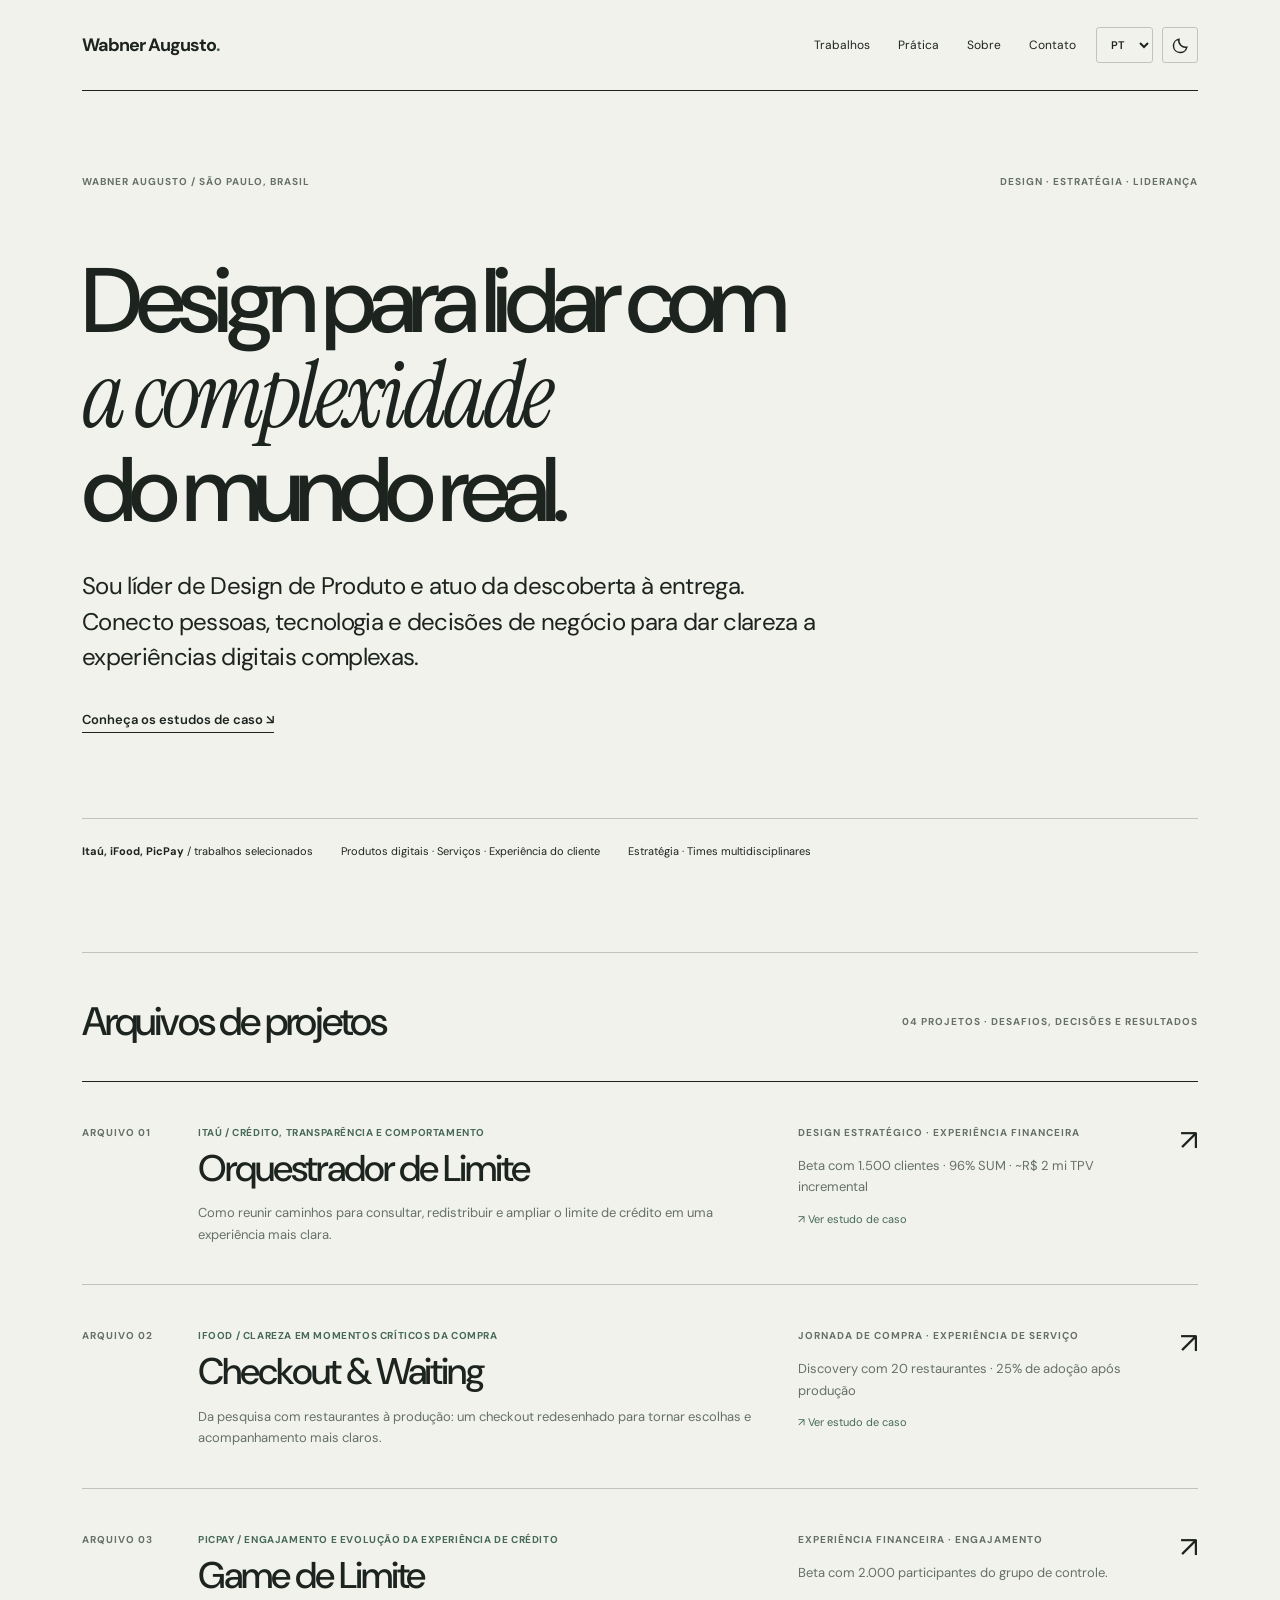
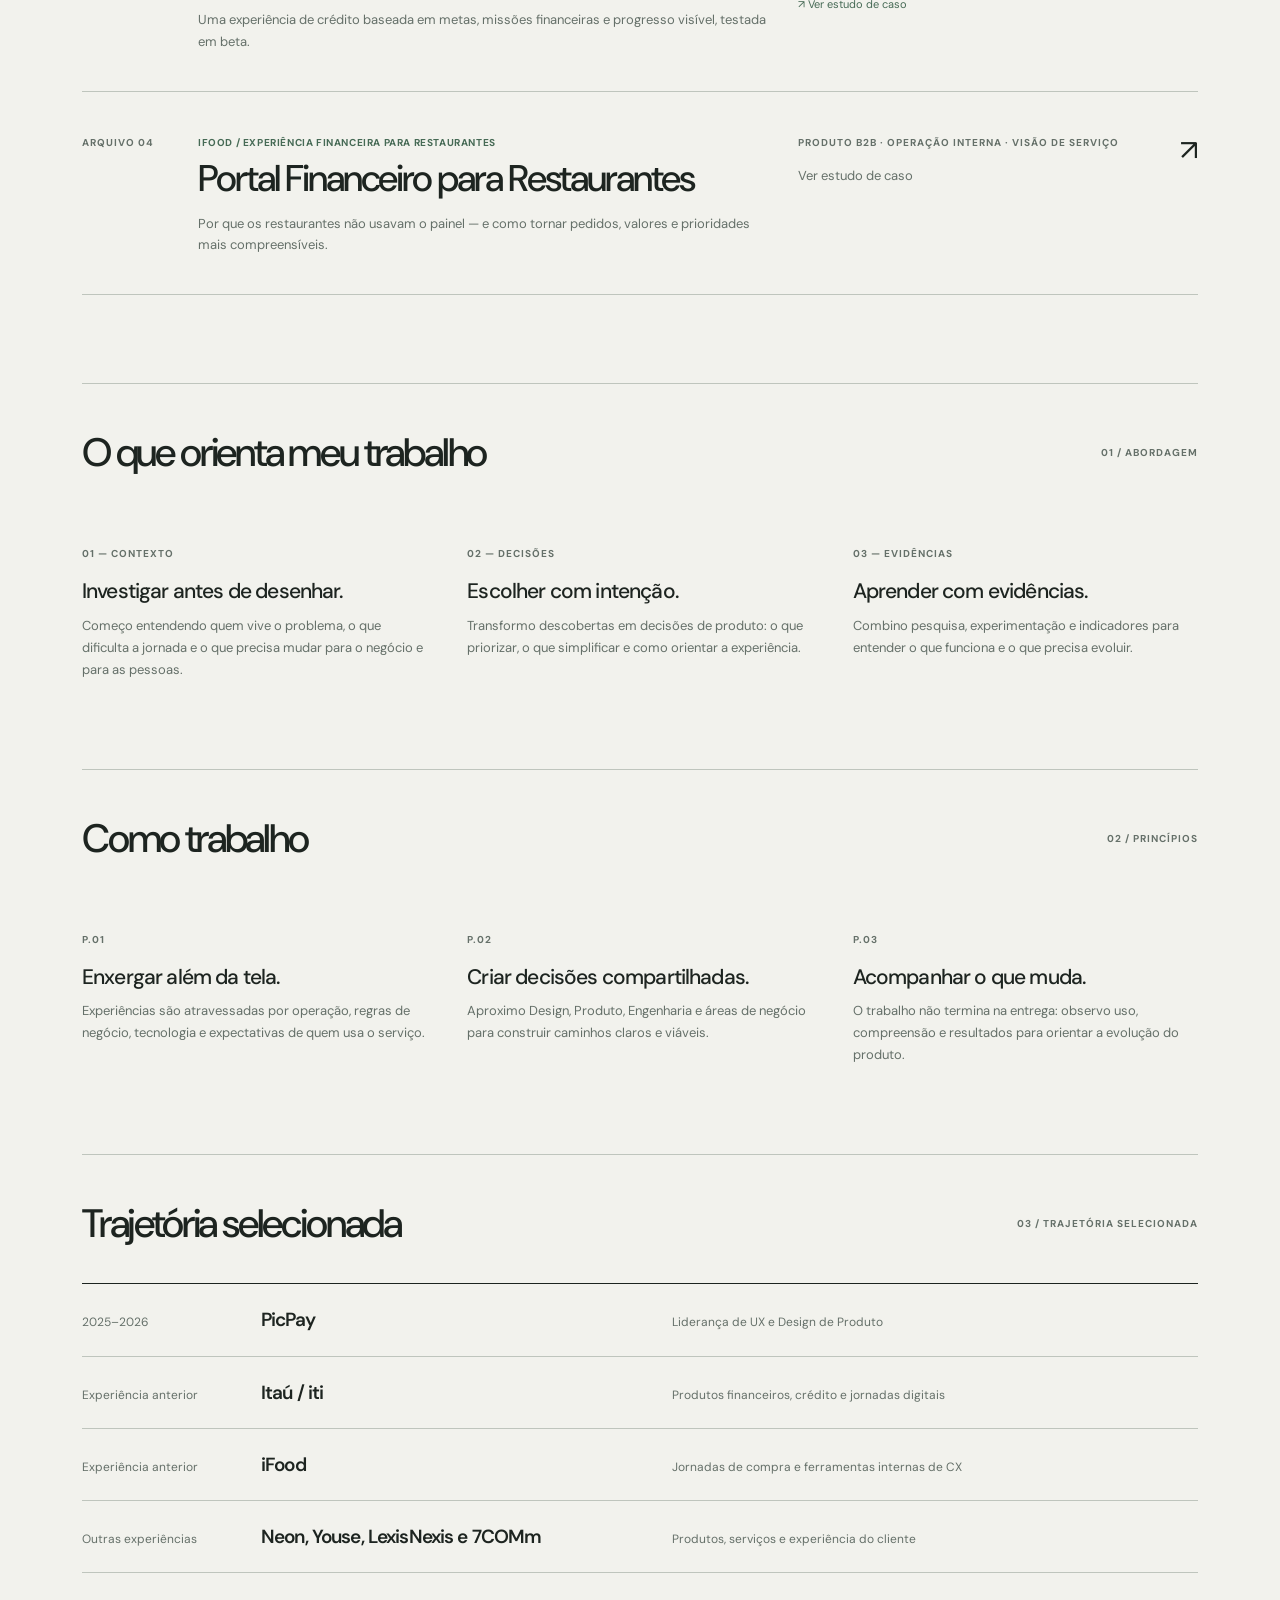
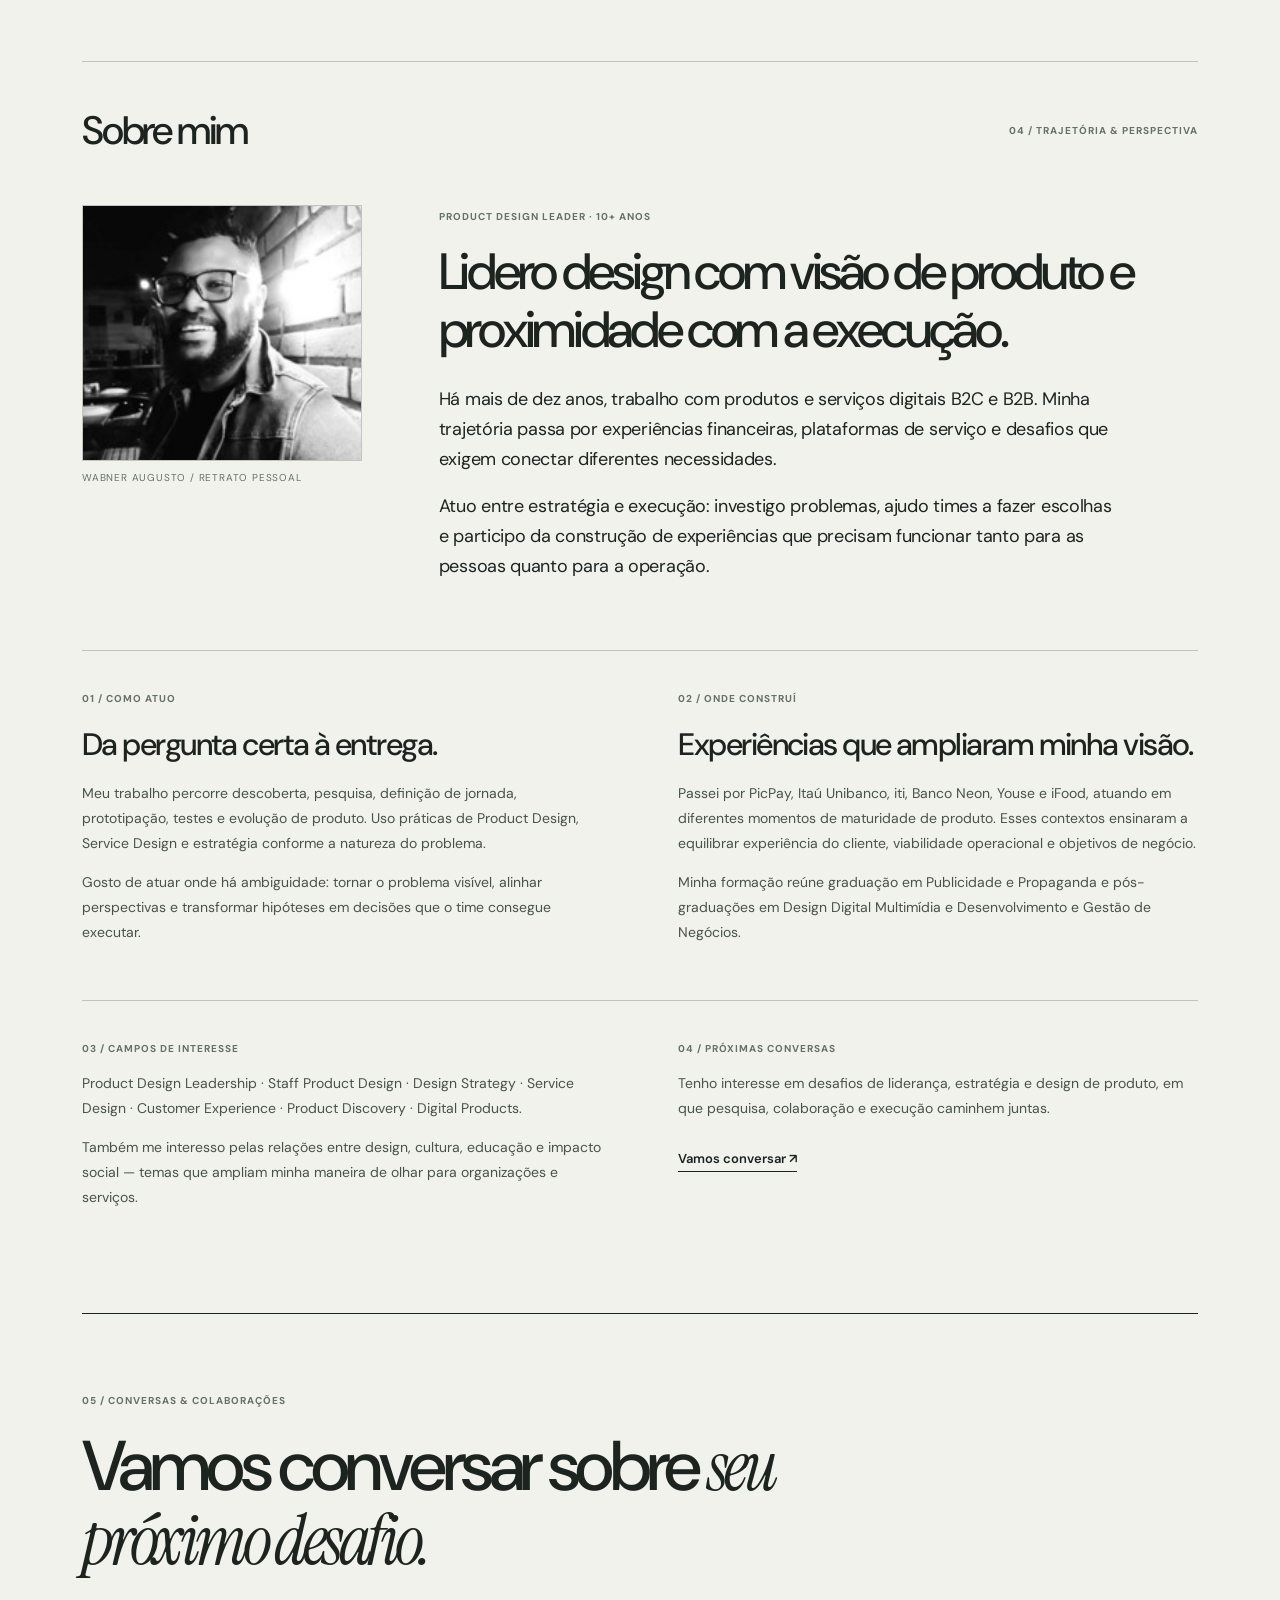
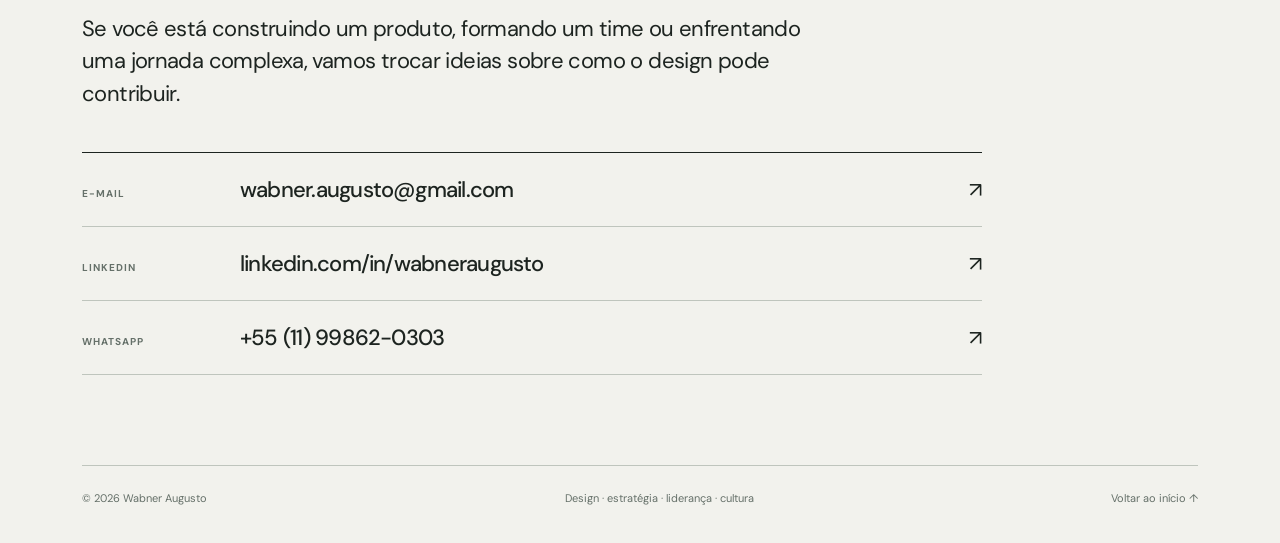
<file: index.html>
<!DOCTYPE html>

<html lang="pt-BR"><head><meta charset="utf-8"/><meta content="width=device-width,initial-scale=1" name="viewport"/><meta content="#f2f2ed" name="theme-color"/><meta content="Conheça Wabner Augusto, Product Design Leader com 10+ anos em design de produto, estratégia, liderança e experiências digitais B2B e B2C." name="description"/><title>Wabner Augusto | Product Design Leader, Estratégia e UX</title><link href="style.css" rel="stylesheet"/><meta content="noindex, nofollow, noarchive" name="robots"/><meta content="Wabner Augusto" name="author"/><meta content="website" property="og:type"/><meta content="Wabner Augusto | Product Design Leader, Estratégia e UX" property="og:title"/><meta content="Conheça Wabner Augusto, Product Design Leader com 10+ anos em design de produto, estratégia, liderança e experiências digitais B2B e B2C." property="og:description"/><meta content="pt_BR" property="og:locale"/><meta content="Wabner Augusto" property="og:site_name"/><meta content="summary_large_image" name="twitter:card"/><meta content="Wabner Augusto | Product Design Leader, Estratégia e UX" name="twitter:title"/><meta content="Conheça Wabner Augusto, Product Design Leader com 10+ anos em design de produto, estratégia, liderança e experiências digitais B2B e B2C." name="twitter:description"/><link href="/favicon.svg" rel="icon" type="image/svg+xml"/><link href="/assets/apple-touch-icon.png" rel="apple-touch-icon"/><script type="application/ld+json">{"@context": "https://schema.org", "@type": "Person", "name": "Wabner Augusto", "jobTitle": "Product Design Leader", "description": "Líder de Design de Produto com mais de dez anos de experiência em experiências digitais B2B e B2C, estratégia e pesquisa.", "image": "/assets/wabner-retrato.png", "sameAs": ["https://www.linkedin.com/in/wabneraugusto/"], "knowsAbout": ["Product Design", "Design Strategy", "Product Discovery", "Service Design", "UX Research", "Customer Experience", "DesignOps"], "address": {"@type": "PostalAddress", "addressLocality": "São Paulo", "addressCountry": "BR"}}</script><link rel="stylesheet" href="site-controls.css"/><script defer src="site-controls.js"></script></head><body><div class="wrap"><header class="top"><a class="logo" href="index.html">Wabner Augusto<span style="color:var(--accent)">.</span></a><nav aria-label="Navegação principal" class="nav"><a href="index.html#trabalhos">Trabalhos</a><a href="index.html#metodo">Prática</a><a href="index.html#sobre">Sobre</a><a href="index.html#contato">Contato</a></nav></header><main><section class="hero" id="inicio"><div class="hero-bar"><span class="tiny muted">Wabner Augusto / São Paulo, Brasil</span><span class="tiny muted">Design · Estratégia · Liderança</span></div><h1>Design para lidar com<br/><em>a complexidade</em><br/>do mundo real.</h1><p class="lead">Sou líder de Design de Produto e atuo da descoberta à entrega. Conecto pessoas, tecnologia e decisões de negócio para dar clareza a experiências digitais complexas.</p><a class="textlink" href="#trabalhos">Conheça os estudos de caso ↘</a><div class="proof"><span><strong>Itaú, iFood, PicPay</strong> / trabalhos selecionados</span><span>Produtos digitais · Serviços · Experiência do cliente</span><span>Estratégia · Times multidisciplinares</span></div></section><section class="section line" id="trabalhos"><div class="section-title"><h2>Arquivos de projetos</h2><span class="tiny muted">04 projetos · Desafios, decisões e resultados</span></div><div class="files"><a class="file" href="projetos/orquestrador-de-limite.html"><div><span class="tiny muted">Arquivo 01</span></div><div><span class="tag">itaú / Crédito, transparência e comportamento</span><h3>Orquestrador de Limite</h3><p>Como reunir caminhos para consultar, redistribuir e ampliar o limite de crédito em uma experiência mais clara.</p></div><div class="details"><span class="tiny muted">Design estratégico · experiência financeira</span><p style="margin-top:14px">Beta com 1.500 clientes · 96% SUM · ~R$ 2 mi TPV incremental</p><p class="asset-ready">↗ Ver estudo de caso</p></div><div class="arrow">↗</div></a><a class="file" href="projetos/checkout-waiting.html"><div><span class="tiny muted">Arquivo 02</span></div><div><span class="tag">iFood / Clareza em momentos críticos da compra</span><h3>Checkout &amp; Waiting</h3><p>Da pesquisa com restaurantes à produção: um checkout redesenhado para tornar escolhas e acompanhamento mais claros.</p></div><div class="details"><span class="tiny muted">Jornada de compra · experiência de serviço</span><p style="margin-top:14px">Discovery com 20 restaurantes · 25% de adoção após produção</p><p class="asset-ready">↗ Ver estudo de caso</p></div><div class="arrow">↗</div></a><a class="file" href="projetos/game-de-limite.html"><div><span class="tiny muted">Arquivo 03</span></div><div><span class="tag">PicPay / Engajamento e evolução da experiência de crédito</span><h3>Game de Limite</h3><p>Uma experiência de crédito baseada em metas, missões financeiras e progresso visível, testada em beta.</p></div><div class="details"><span class="tiny muted">Experiência financeira · engajamento</span><p style="margin-top:14px">Beta com 2.000 participantes do grupo de controle.</p><p class="asset-ready">↗ Ver estudo de caso</p></div><div class="arrow">↗</div></a><a class="file" href="projetos/portal-financeiro-ifood.html"><div><span class="tiny muted">Arquivo 04</span></div><div><span class="tag">iFood / Experiência financeira para restaurantes</span><h3>Portal Financeiro para Restaurantes</h3><p>Por que os restaurantes não usavam o painel — e como tornar pedidos, valores e prioridades mais compreensíveis.</p></div><div class="details"><span class="tiny muted">Produto B2B · operação interna · visão de serviço</span><p style="margin-top:14px">Ver estudo de caso</p></div><div class="arrow">↗</div></a></div></section><section class="section line" id="metodo"><div class="section-title"><h2>O que orienta meu trabalho</h2><span class="tiny muted">01 / Abordagem</span></div><div class="read-grid"><div><span class="tiny muted">01 — Contexto</span><h3>Investigar antes de desenhar.</h3><p>Começo entendendo quem vive o problema, o que dificulta a jornada e o que precisa mudar para o negócio e para as pessoas.</p></div><div><span class="tiny muted">02 — Decisões</span><h3>Escolher com intenção.</h3><p>Transformo descobertas em decisões de produto: o que priorizar, o que simplificar e como orientar a experiência.</p></div><div><span class="tiny muted">03 — Evidências</span><h3>Aprender com evidências.</h3><p>Combino pesquisa, experimentação e indicadores para entender o que funciona e o que precisa evoluir.</p></div></div></section><section class="section line"><div class="section-title"><h2>Como trabalho</h2><span class="tiny muted">02 / Princípios</span></div><div class="principles"><div><span class="tiny muted">P.01</span><h3>Enxergar além da tela.</h3><p>Experiências são atravessadas por operação, regras de negócio, tecnologia e expectativas de quem usa o serviço.</p></div><div><span class="tiny muted">P.02</span><h3>Criar decisões compartilhadas.</h3><p>Aproximo Design, Produto, Engenharia e áreas de negócio para construir caminhos claros e viáveis.</p></div><div><span class="tiny muted">P.03</span><h3>Acompanhar o que muda.</h3><p>O trabalho não termina na entrega: observo uso, compreensão e resultados para orientar a evolução do produto.</p></div></div></section><section class="section line"><div class="section-title"><h2>Trajetória selecionada</h2><span class="tiny muted">03 / Trajetória selecionada</span></div><div class="record"><div class="record-row"><span>2025–2026</span><strong>PicPay</strong><span>Liderança de UX e Design de Produto</span></div><div class="record-row"><span>Experiência anterior</span><strong>Itaú / iti</strong><span>Produtos financeiros, crédito e jornadas digitais</span></div><div class="record-row"><span>Experiência anterior</span><strong>iFood</strong><span>Jornadas de compra e ferramentas internas de CX</span></div><div class="record-row"><span>Outras experiências</span><strong>Neon, Youse, LexisNexis e 7COMm</strong><span>Produtos, serviços e experiência do cliente</span></div></div></section><section class="section line" id="sobre">
<div class="section-title"><h2>Sobre mim</h2><span class="tiny muted">04 / Trajetória &amp; perspectiva</span></div>
<div class="portrait-editorial">
<figure class="portrait"><img alt="Retrato de Wabner Augusto em preto e branco, sorrindo, usando óculos e jaqueta" decoding="async" height="256" loading="lazy" src="assets/wabner-retrato.png" width="256"/><figcaption>Wabner Augusto / Retrato pessoal</figcaption></figure>
<div class="about-intro"><span class="tiny muted">Product Design Leader · 10+ anos</span><h3>Lidero design com visão de produto e proximidade com a execução.</h3><p>Há mais de dez anos, trabalho com produtos e serviços digitais B2C e B2B. Minha trajetória passa por experiências financeiras, plataformas de serviço e desafios que exigem conectar diferentes necessidades.</p><p>Atuo entre estratégia e execução: investigo problemas, ajudo times a fazer escolhas e participo da construção de experiências que precisam funcionar tanto para as pessoas quanto para a operação.</p></div>
</div>
<div class="about-columns">
<div><span class="tiny muted">01 / Como atuo</span><h3>Da pergunta certa à entrega.</h3><p>Meu trabalho percorre descoberta, pesquisa, definição de jornada, prototipação, testes e evolução de produto. Uso práticas de Product Design, Service Design e estratégia conforme a natureza do problema.</p><p>Gosto de atuar onde há ambiguidade: tornar o problema visível, alinhar perspectivas e transformar hipóteses em decisões que o time consegue executar.</p></div>
<div><span class="tiny muted">02 / Onde construí</span><h3>Experiências que ampliaram minha visão.</h3><p>Passei por PicPay, Itaú Unibanco, iti, Banco Neon, Youse e iFood, atuando em diferentes momentos de maturidade de produto. Esses contextos ensinaram a equilibrar experiência do cliente, viabilidade operacional e objetivos de negócio.</p><p>Minha formação reúne graduação em Publicidade e Propaganda e pós-graduações em Design Digital Multimídia e Desenvolvimento e Gestão de Negócios.</p></div>
</div>
<div class="about-bottom"><div><span class="tiny muted">03 / Campos de interesse</span><p>Product Design Leadership · Staff Product Design · Design Strategy · Service Design · Customer Experience · Product Discovery · Digital Products.</p><p>Também me interesso pelas relações entre design, cultura, educação e impacto social — temas que ampliam minha maneira de olhar para organizações e serviços.</p></div><div><span class="tiny muted">04 / Próximas conversas</span><p>Tenho interesse em desafios de liderança, estratégia e design de produto, em que pesquisa, colaboração e execução caminhem juntas.</p><a class="textlink" href="#contato">Vamos conversar ↗</a></div></div>
</section><section class="end" id="contato"><span class="tiny muted">05 / Conversas &amp; colaborações</span><h2>Vamos conversar sobre <em style="font-family:Instrument Serif,serif;font-weight:400">seu próximo desafio.</em></h2><p class="lead">Se você está construindo um produto, formando um time ou enfrentando uma jornada complexa, vamos trocar ideias sobre como o design pode contribuir.</p><div aria-label="Canais de contato profissional" class="contact-directory"><a class="contact-channel" href="mailto:wabner.augusto@gmail.com"><span class="tiny muted">E-mail</span><strong>wabner.augusto@gmail.com</strong><span aria-hidden="true">↗</span></a><a class="contact-channel" href="https://www.linkedin.com/in/wabneraugusto/" rel="noopener noreferrer" target="_blank"><span class="tiny muted">LinkedIn</span><strong>linkedin.com/in/wabneraugusto</strong><span aria-hidden="true">↗</span></a><a aria-label="Conversar pelo WhatsApp no número 11 99862-0303" class="contact-channel" href="https://wa.me/5511998620303" rel="noopener noreferrer" target="_blank"><span class="tiny muted">WhatsApp</span><strong>+55 (11) 99862-0303</strong><span aria-hidden="true">↗</span></a></div></section></main><footer class="footer"><span>© 2026 Wabner Augusto</span><span>Design · estratégia · liderança · cultura</span><a href="index.html">Voltar ao início ↑</a></footer></div></body></html>
</file>
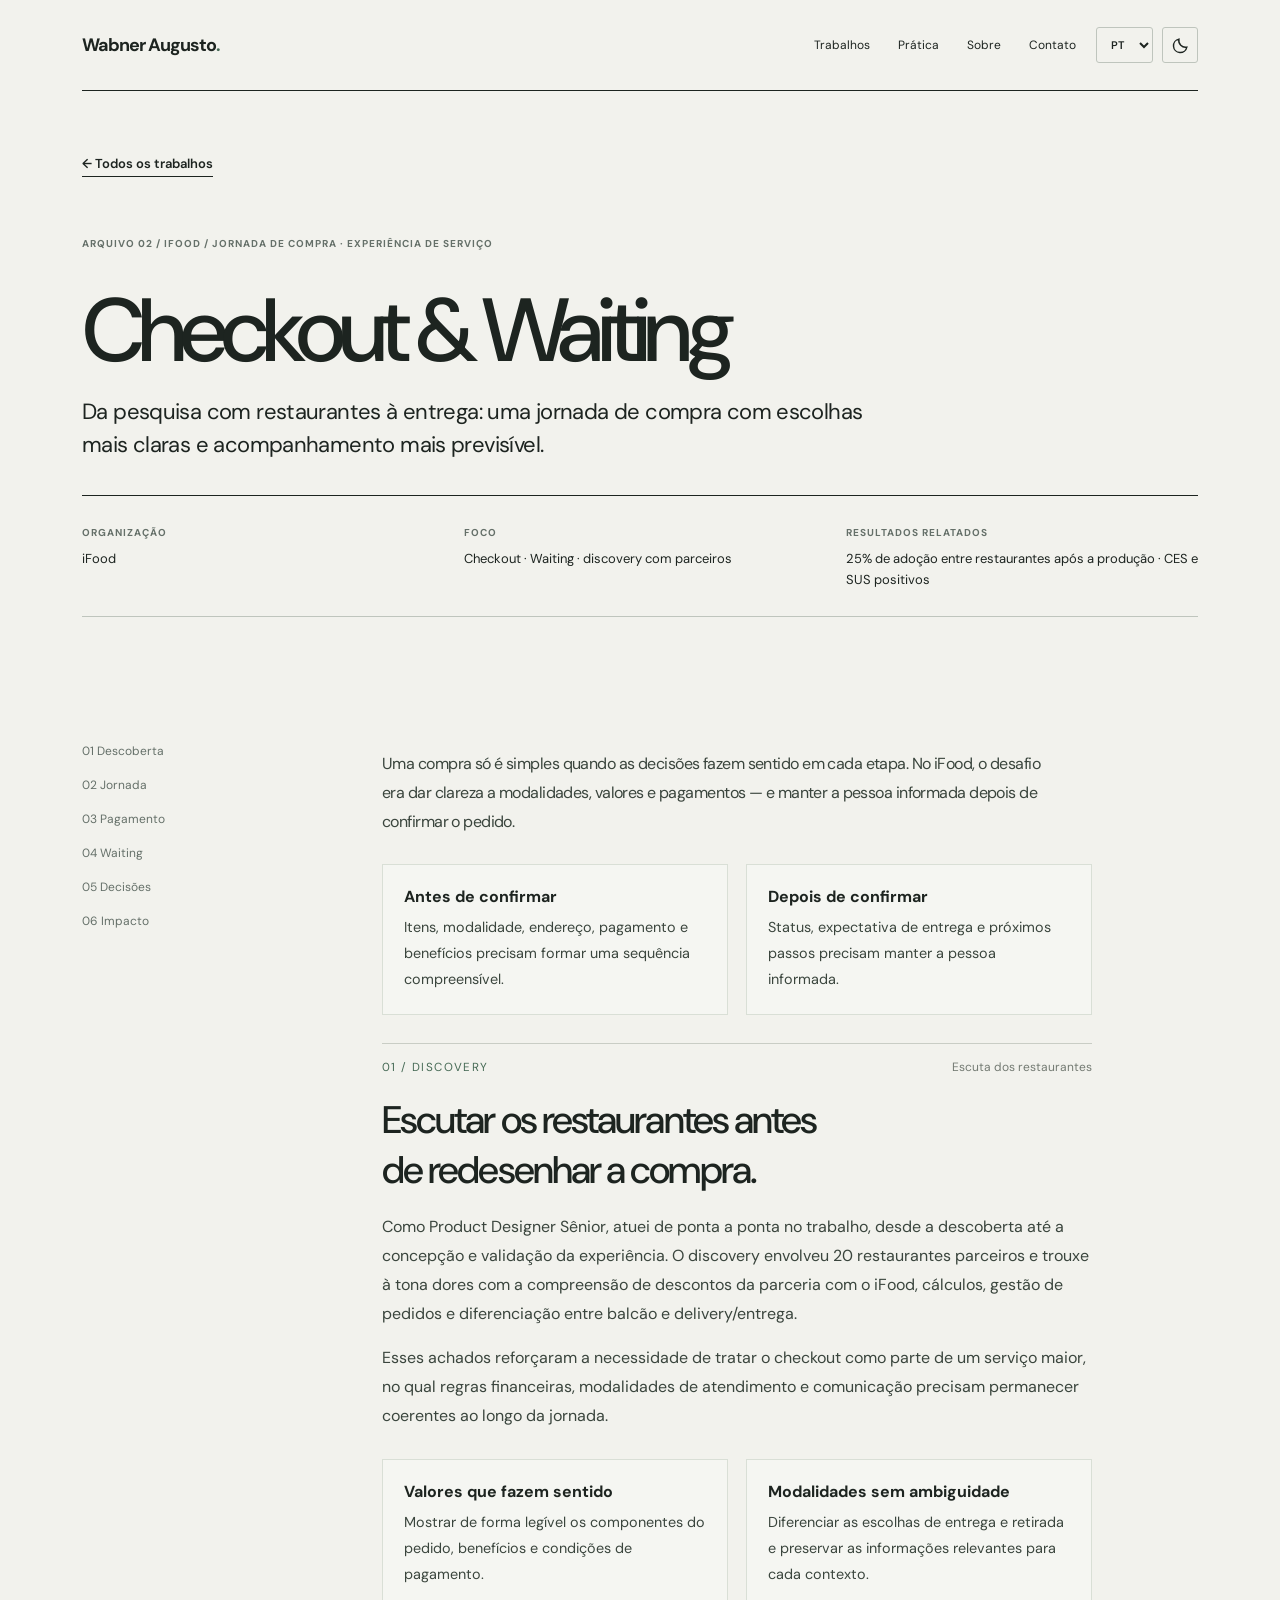
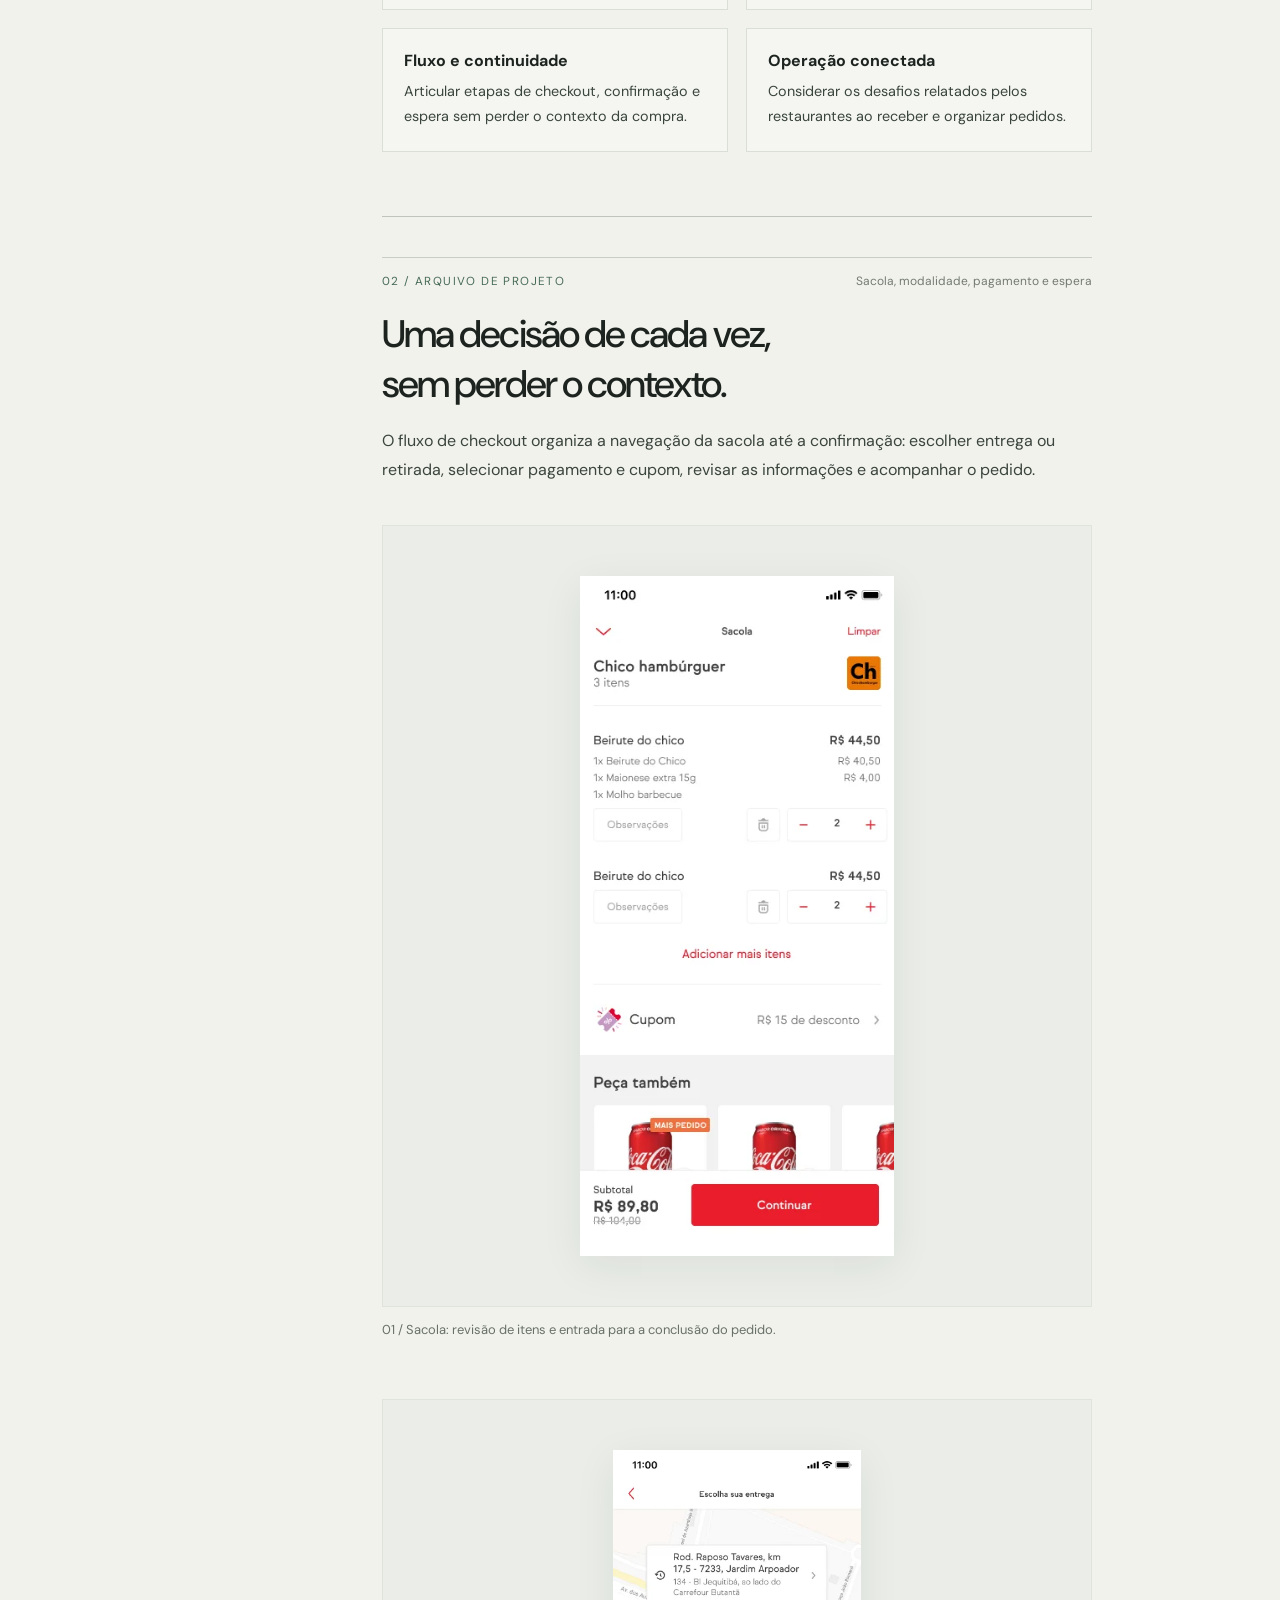
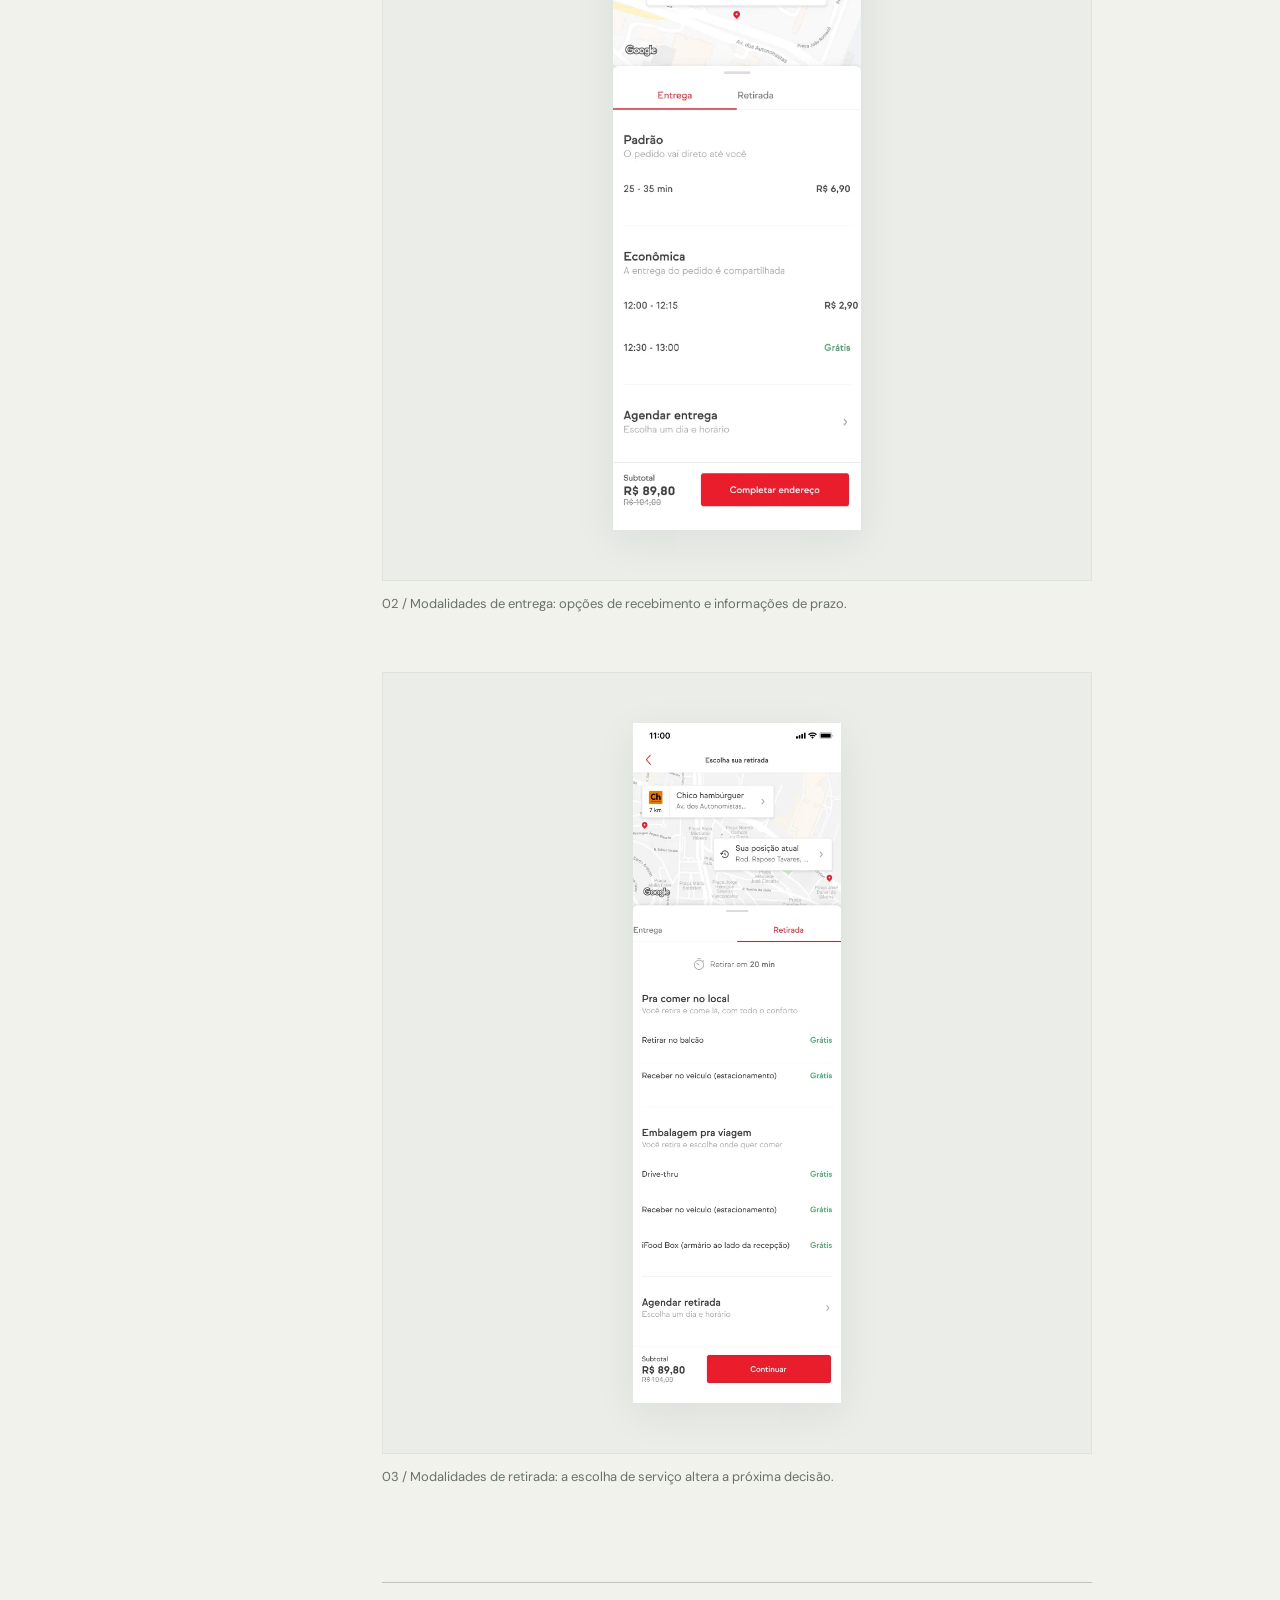
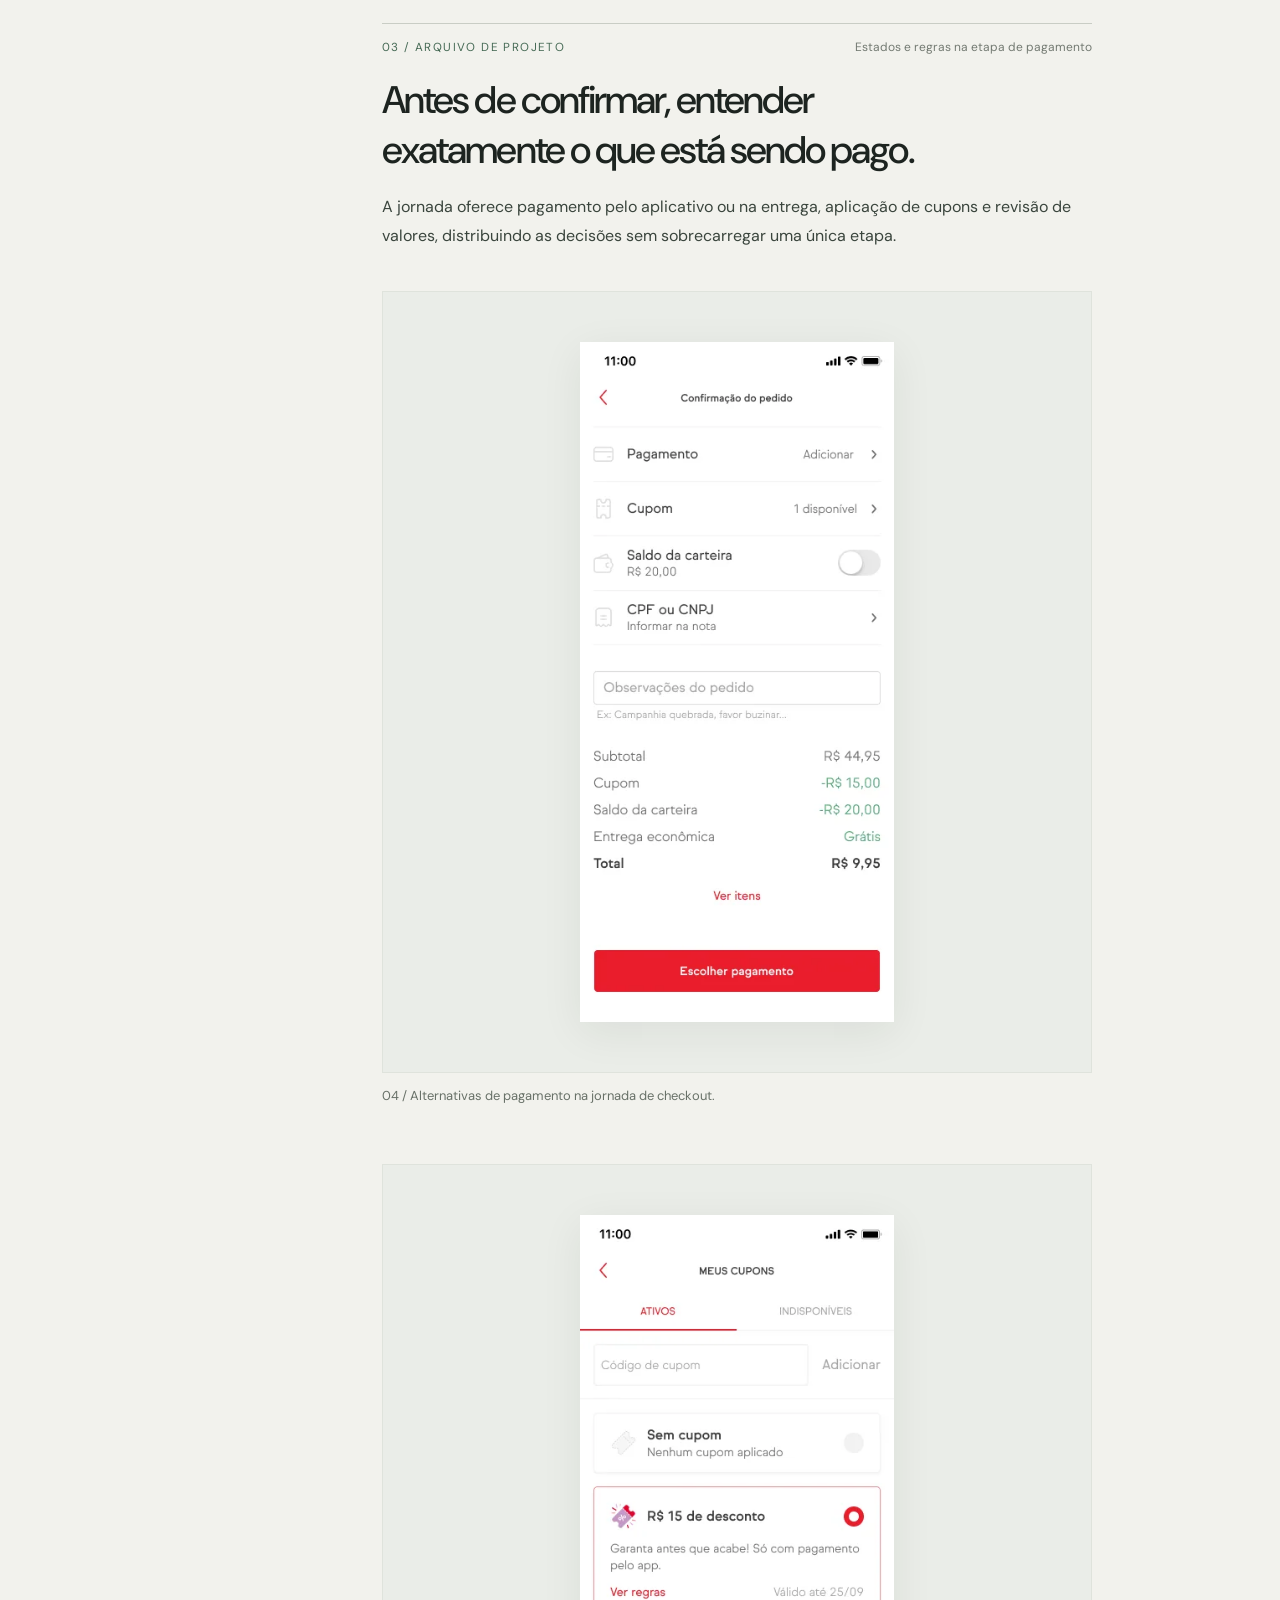
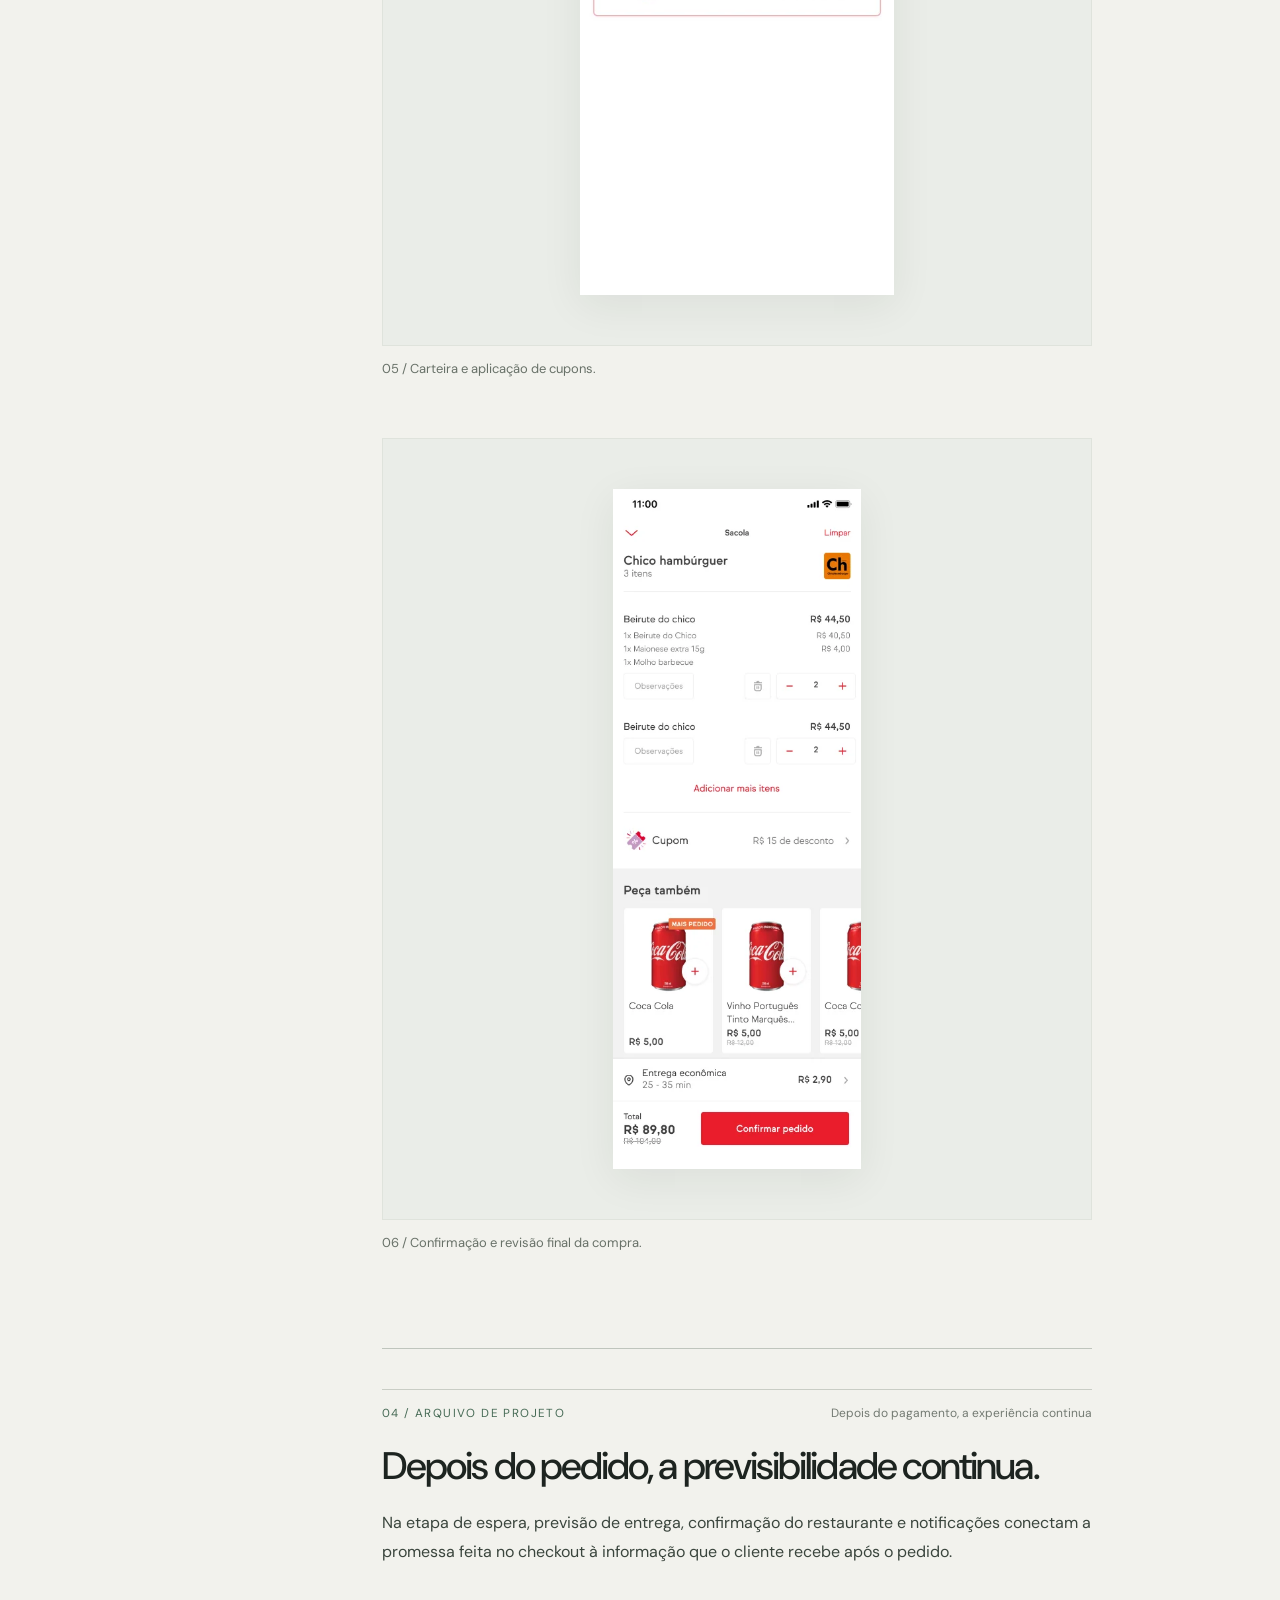
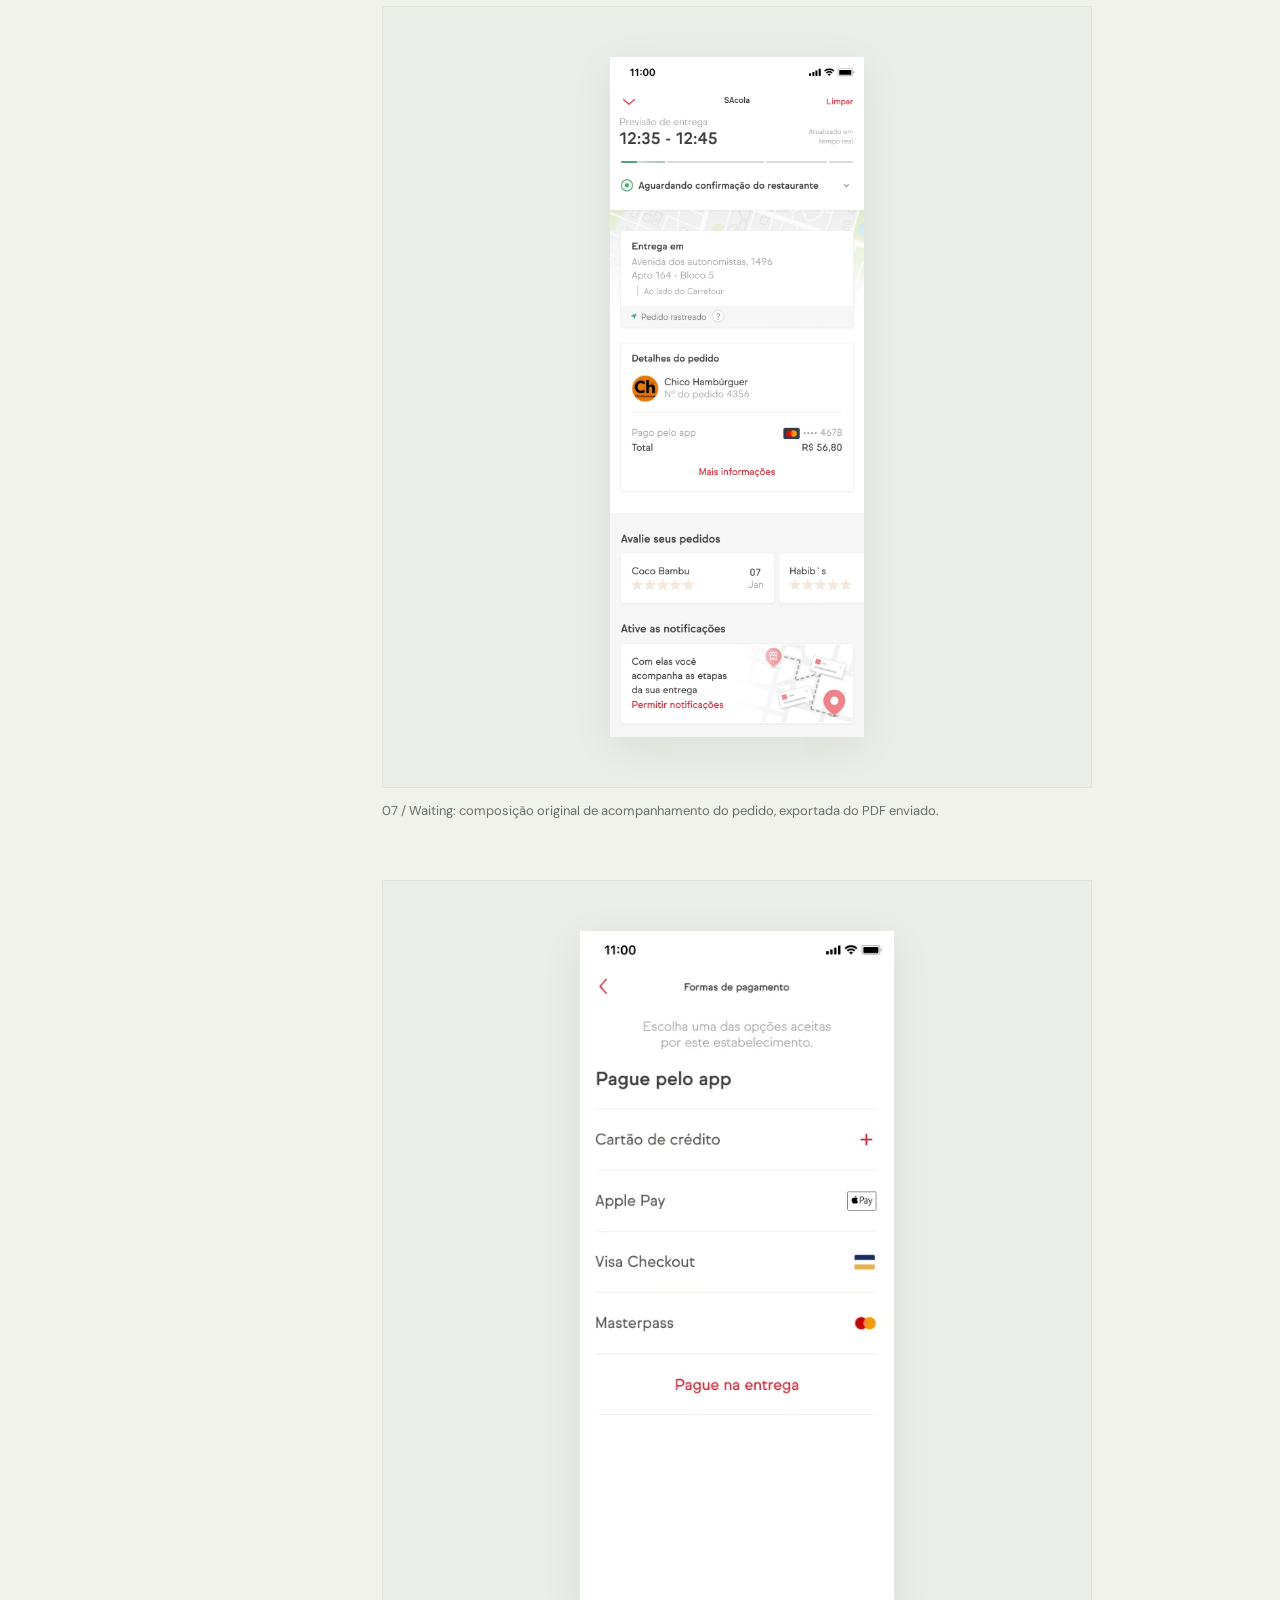
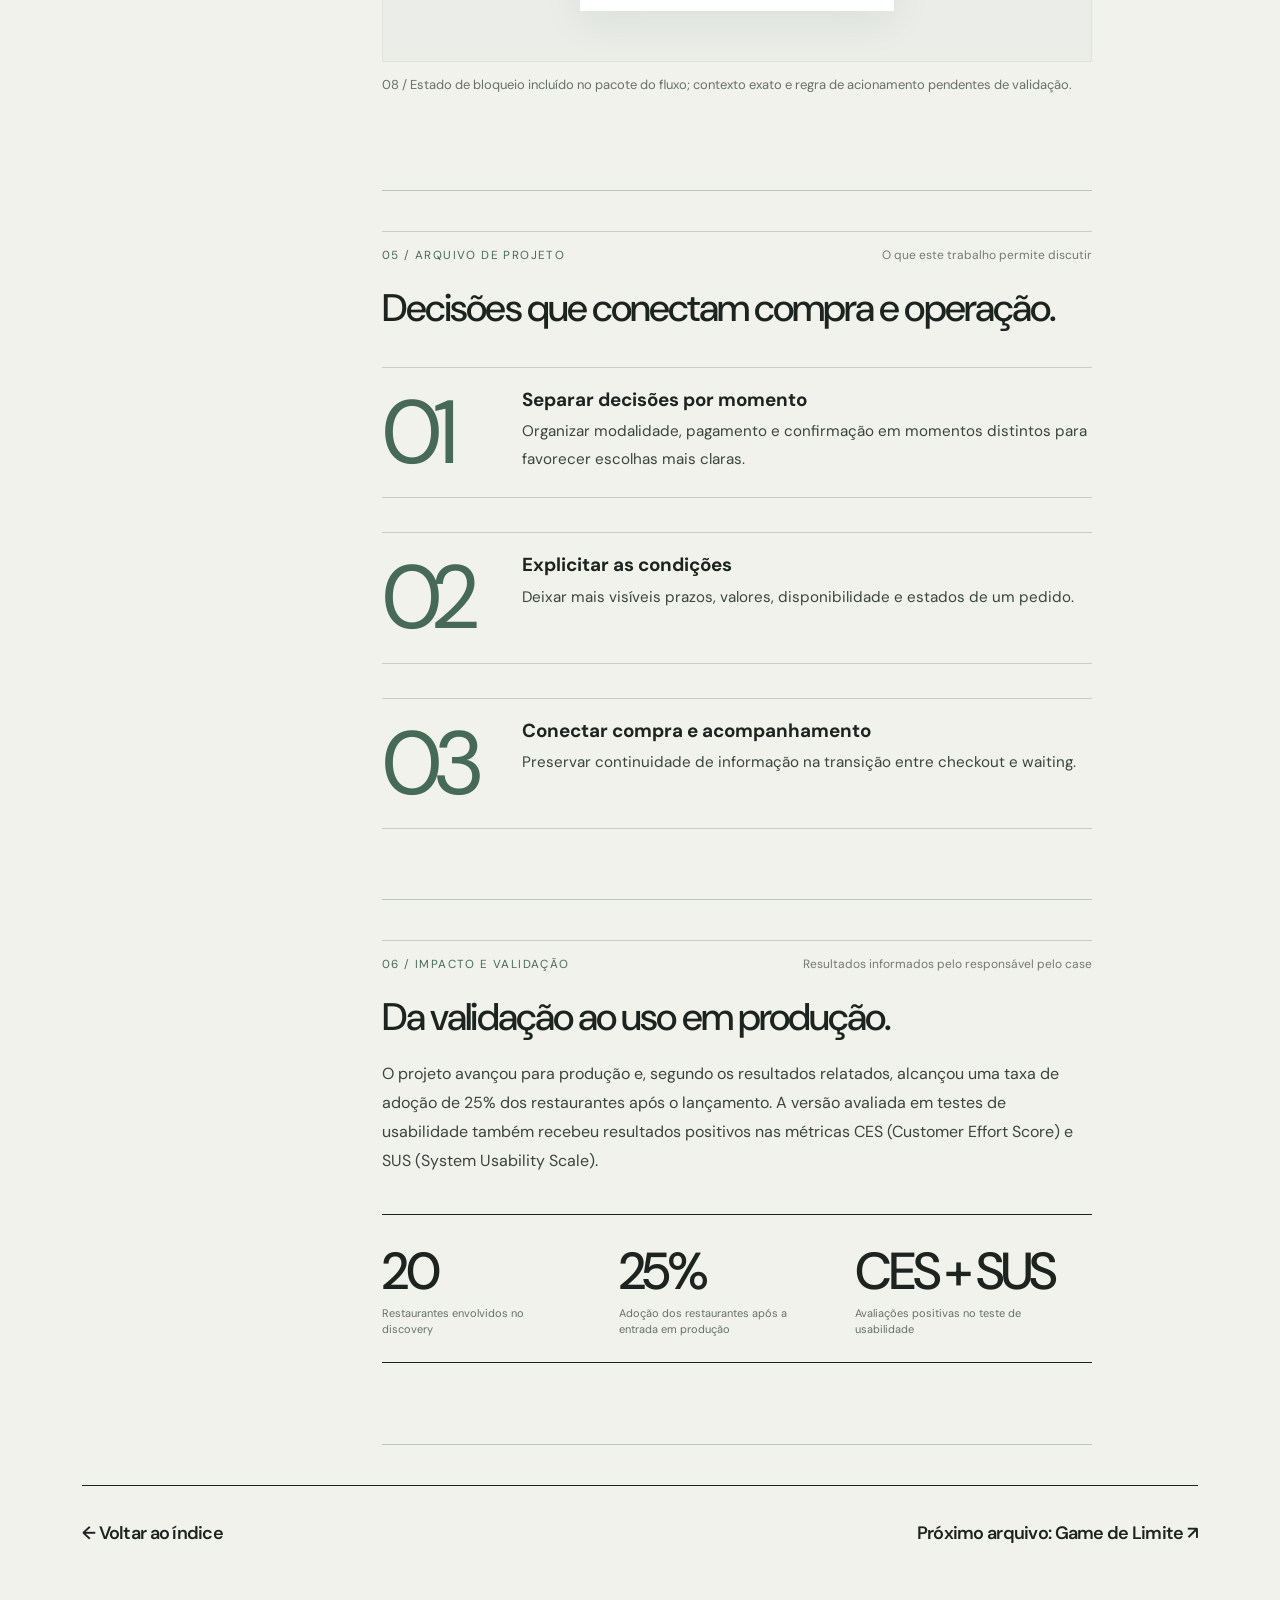
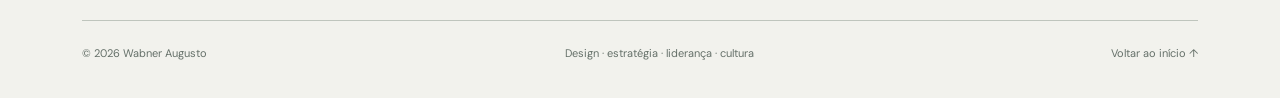
<file: projetos/checkout-waiting.html>
<!DOCTYPE html>

<html lang="pt-BR"><head><meta charset="utf-8"/><meta content="width=device-width,initial-scale=1" name="viewport"/><meta content="#f2f2ed" name="theme-color"/><meta content="Case iFood: discovery com 20 restaurantes, decisões sobre a jornada de pedidos e 25% de adoção após produção. Conheça a experiência de Checkout &amp; Waiting." name="description"/><title>Checkout &amp; Waiting iFood | Case de Product Design — Wabner Augusto</title><link href="../style.css" rel="stylesheet"/><meta content="noindex, nofollow, noarchive" name="robots"/><meta content="Wabner Augusto" name="author"/><meta content="article" property="og:type"/><meta content="Checkout &amp; Waiting iFood | Case de Product Design — Wabner Augusto" property="og:title"/><meta content="Case iFood: discovery com 20 restaurantes, decisões sobre a jornada de pedidos e 25% de adoção após produção. Conheça a experiência de Checkout &amp; Waiting." property="og:description"/><meta content="pt_BR" property="og:locale"/><meta content="Wabner Augusto" property="og:site_name"/><meta content="summary_large_image" name="twitter:card"/><meta content="Checkout &amp; Waiting iFood | Case de Product Design — Wabner Augusto" name="twitter:title"/><meta content="Case iFood: discovery com 20 restaurantes, decisões sobre a jornada de pedidos e 25% de adoção após produção. Conheça a experiência de Checkout &amp; Waiting." name="twitter:description"/><link href="/favicon.svg" rel="icon" type="image/svg+xml"/><link href="/assets/apple-touch-icon.png" rel="apple-touch-icon"/><link rel="stylesheet" href="../site-controls.css"/><script defer src="../site-controls.js"></script></head><body><div class="wrap"><header class="top"><a class="logo" href="../index.html">Wabner Augusto<span style="color:var(--accent)">.</span></a><nav aria-label="Navegação principal" class="nav"><a href="../index.html#trabalhos">Trabalhos</a><a href="../index.html#metodo">Prática</a><a href="../index.html#sobre">Sobre</a><a href="../index.html#contato">Contato</a></nav></header><main><section class="case-hero"><a class="textlink" href="../index.html#trabalhos">← Todos os trabalhos</a><div class="tiny muted" style="margin-top:64px">Arquivo 02 / iFood / Jornada de compra · experiência de serviço</div><h1>Checkout &amp; Waiting</h1><p class="lead">Da pesquisa com restaurantes à entrega: uma jornada de compra com escolhas mais claras e acompanhamento mais previsível.</p><div class="case-meta"><div><span class="tiny muted">Organização</span><p>iFood</p></div><div><span class="tiny muted">Foco</span><p>Checkout · Waiting · discovery com parceiros</p></div><div><span class="tiny muted">Resultados relatados</span><p>25% de adoção entre restaurantes após a produção · CES e SUS positivos</p></div></div></section><div class="case-body"><aside class="sticky"><a href="#descoberta">01 Descoberta</a><a href="#mapa-da-jornada">02 Jornada</a><a href="#pagamento">03 Pagamento</a><a href="#espera">04 Waiting</a><a href="#decisoes">05 Decisões</a><a href="#impacto">06 Impacto</a></aside><article><p class="story-lede">Uma compra só é simples quando as decisões fazem sentido em cada etapa. No iFood, o desafio era dar clareza a modalidades, valores e pagamentos — e manter a pessoa informada depois de confirmar o pedido.</p>
<div class="tension-grid"><div><strong>Antes de confirmar</strong><p>Itens, modalidade, endereço, pagamento e benefícios precisam formar uma sequência compreensível.</p></div><div><strong>Depois de confirmar</strong><p>Status, expectativa de entrega e próximos passos precisam manter a pessoa informada.</p></div></div><section id="descoberta"><div class="chapter-index"><span class="eyebrow">01 / Discovery</span><span class="subtle">Escuta dos restaurantes</span></div><h2>Escutar os restaurantes antes de redesenhar a compra.</h2><p>Como Product Designer Sênior, atuei de ponta a ponta no trabalho, desde a descoberta até a concepção e validação da experiência. O discovery envolveu 20 restaurantes parceiros e trouxe à tona dores com a compreensão de descontos da parceria com o iFood, cálculos, gestão de pedidos e diferenciação entre balcão e delivery/entrega.</p><p>Esses achados reforçaram a necessidade de tratar o checkout como parte de um serviço maior, no qual regras financeiras, modalidades de atendimento e comunicação precisam permanecer coerentes ao longo da jornada.</p><div class="tension-grid"><div><strong>Valores que fazem sentido</strong><p>Mostrar de forma legível os componentes do pedido, benefícios e condições de pagamento.</p></div><div><strong>Modalidades sem ambiguidade</strong><p>Diferenciar as escolhas de entrega e retirada e preservar as informações relevantes para cada contexto.</p></div><div><strong>Fluxo e continuidade</strong><p>Articular etapas de checkout, confirmação e espera sem perder o contexto da compra.</p></div><div><strong>Operação conectada</strong><p>Considerar os desafios relatados pelos restaurantes ao receber e organizar pedidos.</p></div></div></section><section id="mapa-da-jornada"><div class="chapter-index"><span class="eyebrow">02 / Arquivo de projeto</span><span class="subtle">Sacola, modalidade, pagamento e espera</span></div><h2>Uma decisão de cada vez, sem perder o contexto.</h2><p>O fluxo de checkout organiza a navegação da sacola até a confirmação: escolher entrega ou retirada, selecionar pagamento e cupom, revisar as informações e acompanhar o pedido.</p><figure class="case-feature"><div class="frame"><img alt="01 / Sacola: revisão de itens e entrada para a conclusão do pedido." decoding="async" loading="lazy" src="../assets/ifood-01-sacola.webp"/></div><figcaption>01 / Sacola: revisão de itens e entrada para a conclusão do pedido.</figcaption></figure><figure class="case-feature"><div class="frame"><img alt="02 / Modalidades de entrega: opções de recebimento e informações de prazo." decoding="async" loading="lazy" src="../assets/ifood-02-entrega.webp"/></div><figcaption>02 / Modalidades de entrega: opções de recebimento e informações de prazo.</figcaption></figure><figure class="case-feature"><div class="frame"><img alt="03 / Modalidades de retirada: a escolha de serviço altera a próxima decisão." decoding="async" loading="lazy" src="../assets/ifood-03-retirada.webp"/></div><figcaption>03 / Modalidades de retirada: a escolha de serviço altera a próxima decisão.</figcaption></figure></section><section id="pagamento"><div class="chapter-index"><span class="eyebrow">03 / Arquivo de projeto</span><span class="subtle">Estados e regras na etapa de pagamento</span></div><h2>Antes de confirmar, entender exatamente o que está sendo pago.</h2><p>A jornada oferece pagamento pelo aplicativo ou na entrega, aplicação de cupons e revisão de valores, distribuindo as decisões sem sobrecarregar uma única etapa.</p><figure class="case-feature"><div class="frame"><img alt="04 / Alternativas de pagamento na jornada de checkout." decoding="async" loading="lazy" src="../assets/ifood-04-pagamento.webp"/></div><figcaption>04 / Alternativas de pagamento na jornada de checkout.</figcaption></figure><figure class="case-feature"><div class="frame"><img alt="05 / Carteira e aplicação de cupons." decoding="async" loading="lazy" src="../assets/ifood-05-cupom.webp"/></div><figcaption>05 / Carteira e aplicação de cupons.</figcaption></figure><figure class="case-feature"><div class="frame"><img alt="06 / Confirmação e revisão final da compra." decoding="async" loading="lazy" src="../assets/ifood-06-revisao.webp"/></div><figcaption>06 / Confirmação e revisão final da compra.</figcaption></figure></section><section id="espera"><div class="chapter-index"><span class="eyebrow">04 / Arquivo de projeto</span><span class="subtle">Depois do pagamento, a experiência continua</span></div><h2>Depois do pedido, a previsibilidade continua.</h2><p>Na etapa de espera, previsão de entrega, confirmação do restaurante e notificações conectam a promessa feita no checkout à informação que o cliente recebe após o pedido.</p><figure class="case-feature"><div class="frame"><img alt="07 / Waiting: composição original de acompanhamento do pedido, exportada do PDF enviado." decoding="async" loading="lazy" src="../assets/ifood-07-waiting.webp"/></div><figcaption>07 / Waiting: composição original de acompanhamento do pedido, exportada do PDF enviado.</figcaption></figure><figure class="case-feature"><div class="frame"><img alt="08 / Estado de bloqueio incluído no pacote do fluxo; contexto exato e regra de acionamento pendentes de validação." decoding="async" loading="lazy" src="../assets/ifood-08-bloqueado.webp"/></div><figcaption>08 / Estado de bloqueio incluído no pacote do fluxo; contexto exato e regra de acionamento pendentes de validação.</figcaption></figure></section><section id="decisoes"><div class="chapter-index"><span class="eyebrow">05 / Arquivo de projeto</span><span class="subtle">O que este trabalho permite discutir</span></div><h2>Decisões que conectam compra e operação.</h2><div class="case-plaque"><div class="number">01</div><div><h3>Separar decisões por momento</h3><p>Organizar modalidade, pagamento e confirmação em momentos distintos para favorecer escolhas mais claras.</p></div></div><div class="case-plaque"><div class="number">02</div><div><h3>Explicitar as condições</h3><p>Deixar mais visíveis prazos, valores, disponibilidade e estados de um pedido.</p></div></div><div class="case-plaque"><div class="number">03</div><div><h3>Conectar compra e acompanhamento</h3><p>Preservar continuidade de informação na transição entre checkout e waiting.</p></div></div></section><section id="impacto"><div class="chapter-index"><span class="eyebrow">06 / Impacto e validação</span><span class="subtle">Resultados informados pelo responsável pelo case</span></div><h2>Da validação ao uso em produção.</h2><p>O projeto avançou para produção e, segundo os resultados relatados, alcançou uma taxa de adoção de 25% dos restaurantes após o lançamento. A versão avaliada em testes de usabilidade também recebeu resultados positivos nas métricas CES (Customer Effort Score) e SUS (System Usability Scale).</p><div class="metric-strip"><div><strong>20</strong><span>Restaurantes envolvidos no discovery</span></div><div><strong>25%</strong><span>Adoção dos restaurantes após a entrada em produção</span></div><div><strong>CES + SUS</strong><span>Avaliações positivas no teste de usabilidade</span></div></div></section></article></div><div class="next"><a href="../index.html#trabalhos">← Voltar ao índice</a><a href="game-de-limite.html">Próximo arquivo: Game de Limite ↗</a></div></main><footer class="footer"><span>© 2026 Wabner Augusto</span><span>Design · estratégia · liderança · cultura</span><a href="../index.html">Voltar ao início ↑</a></footer></div></body></html>
</file>
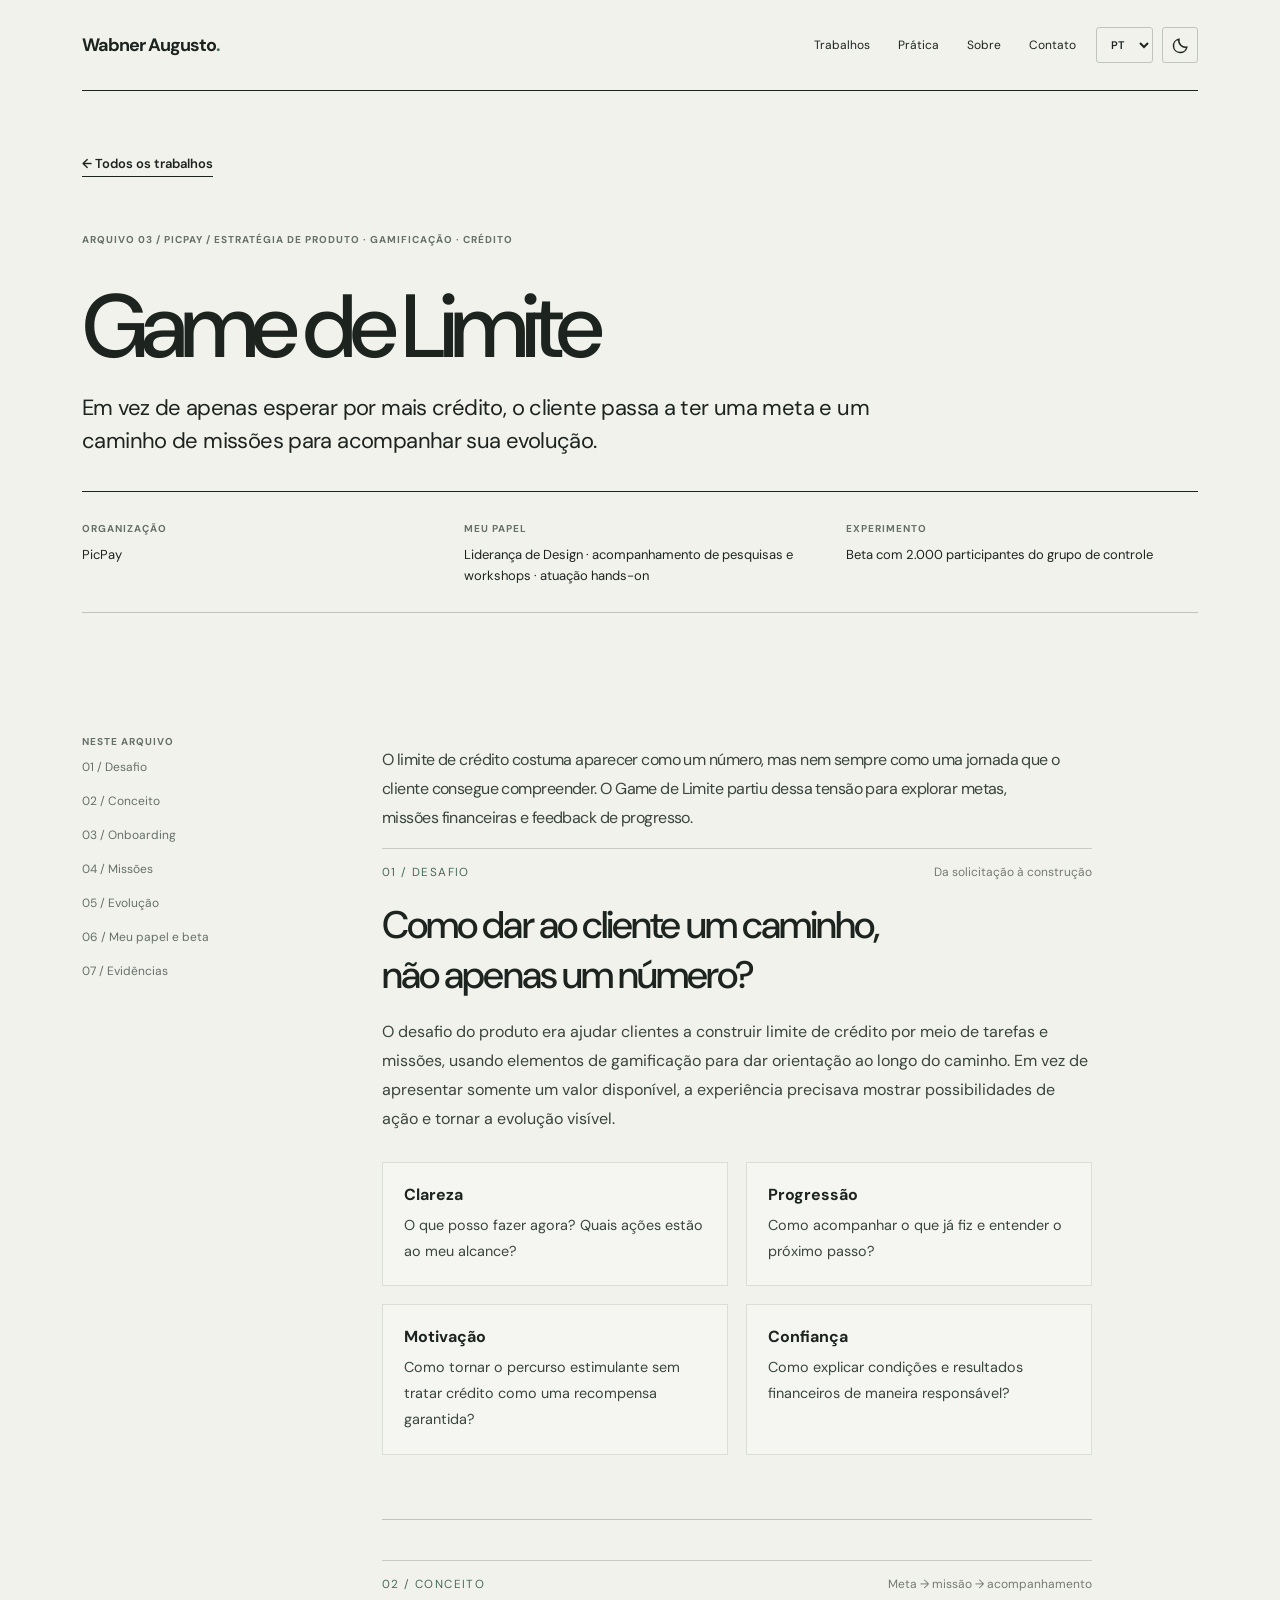
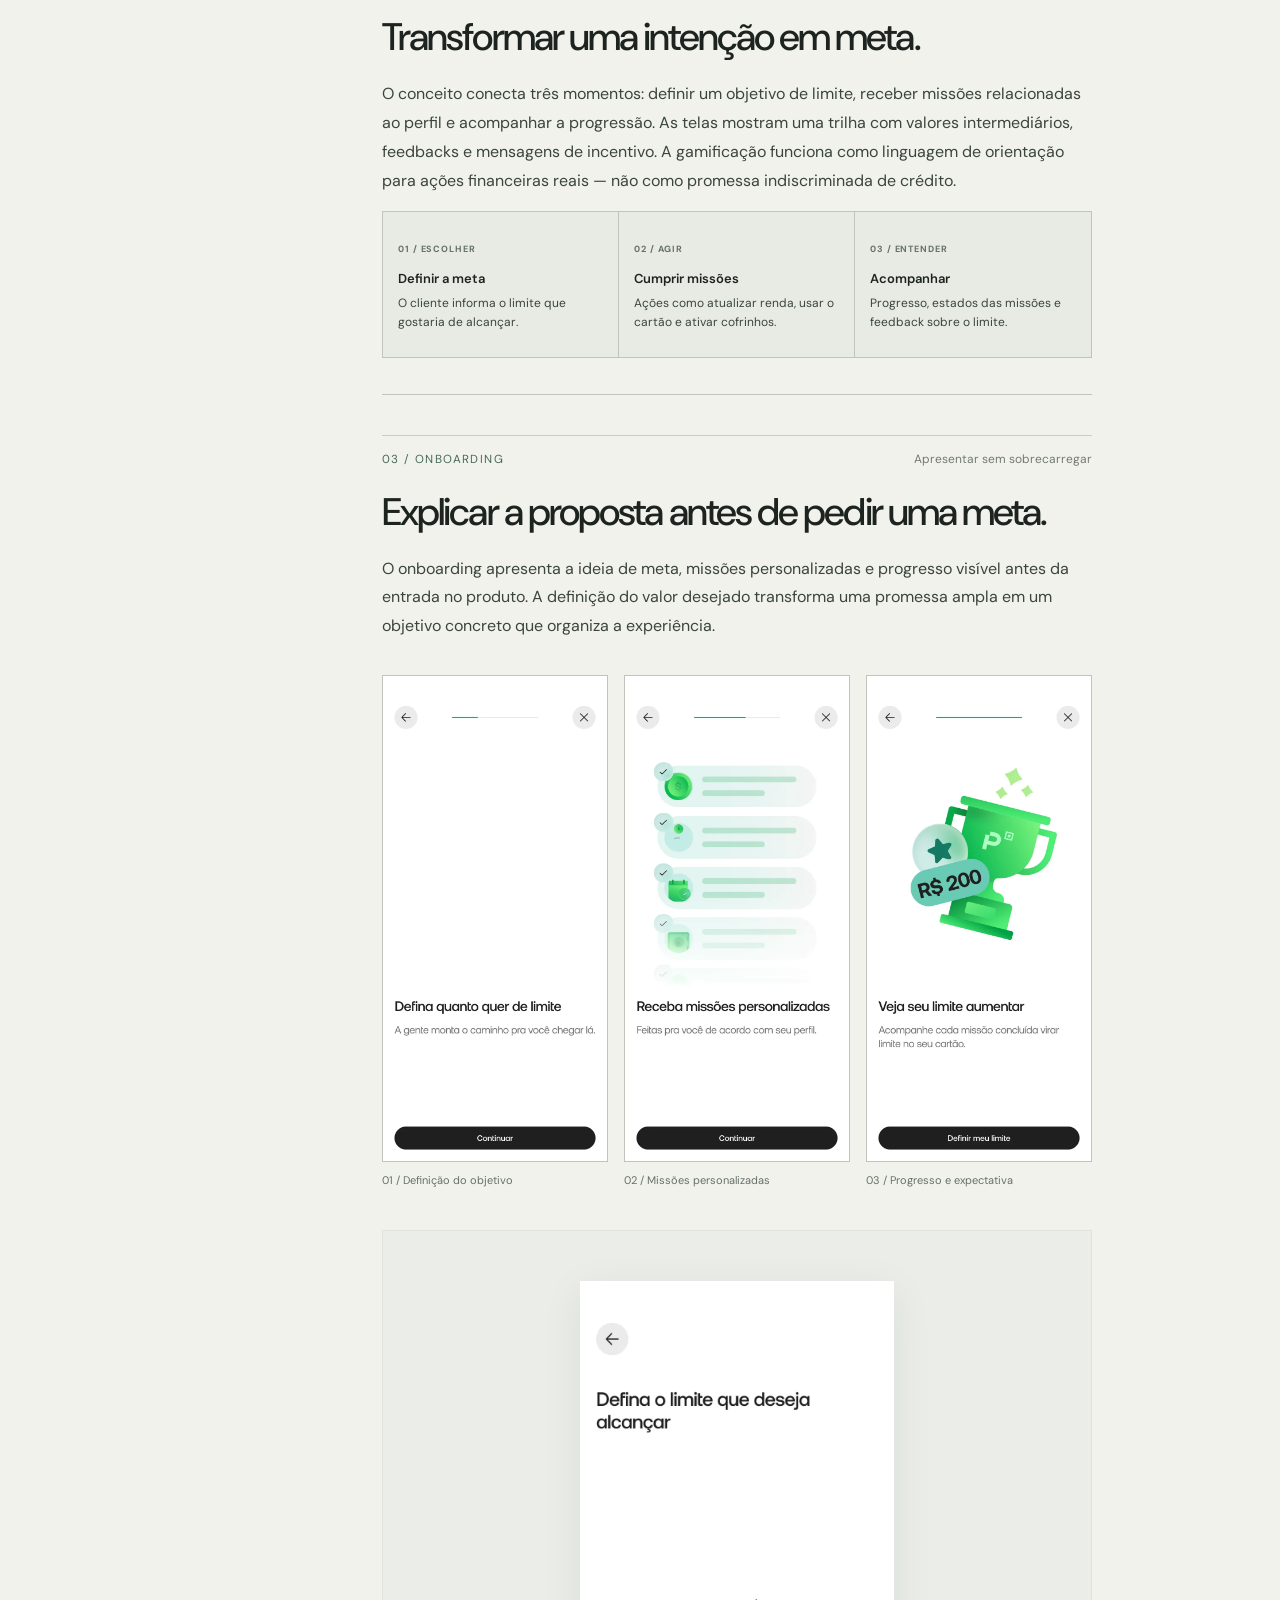
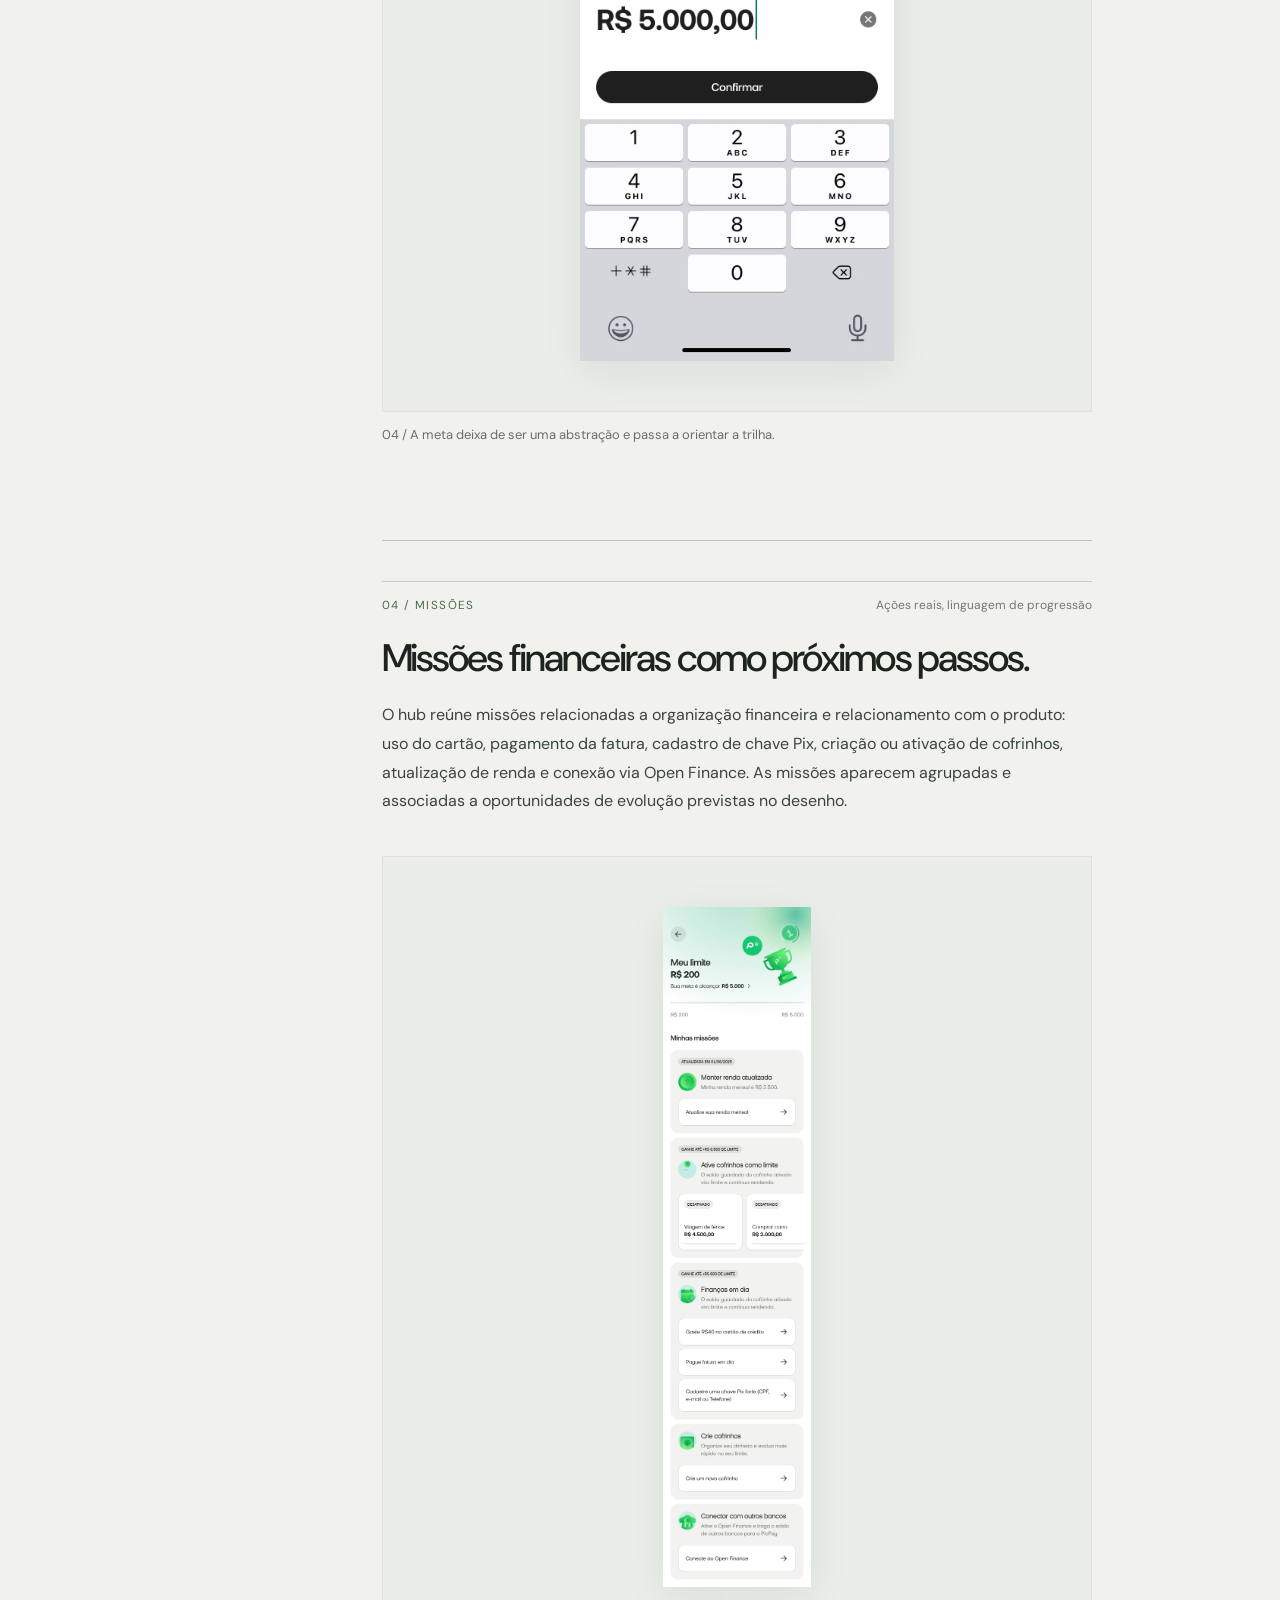
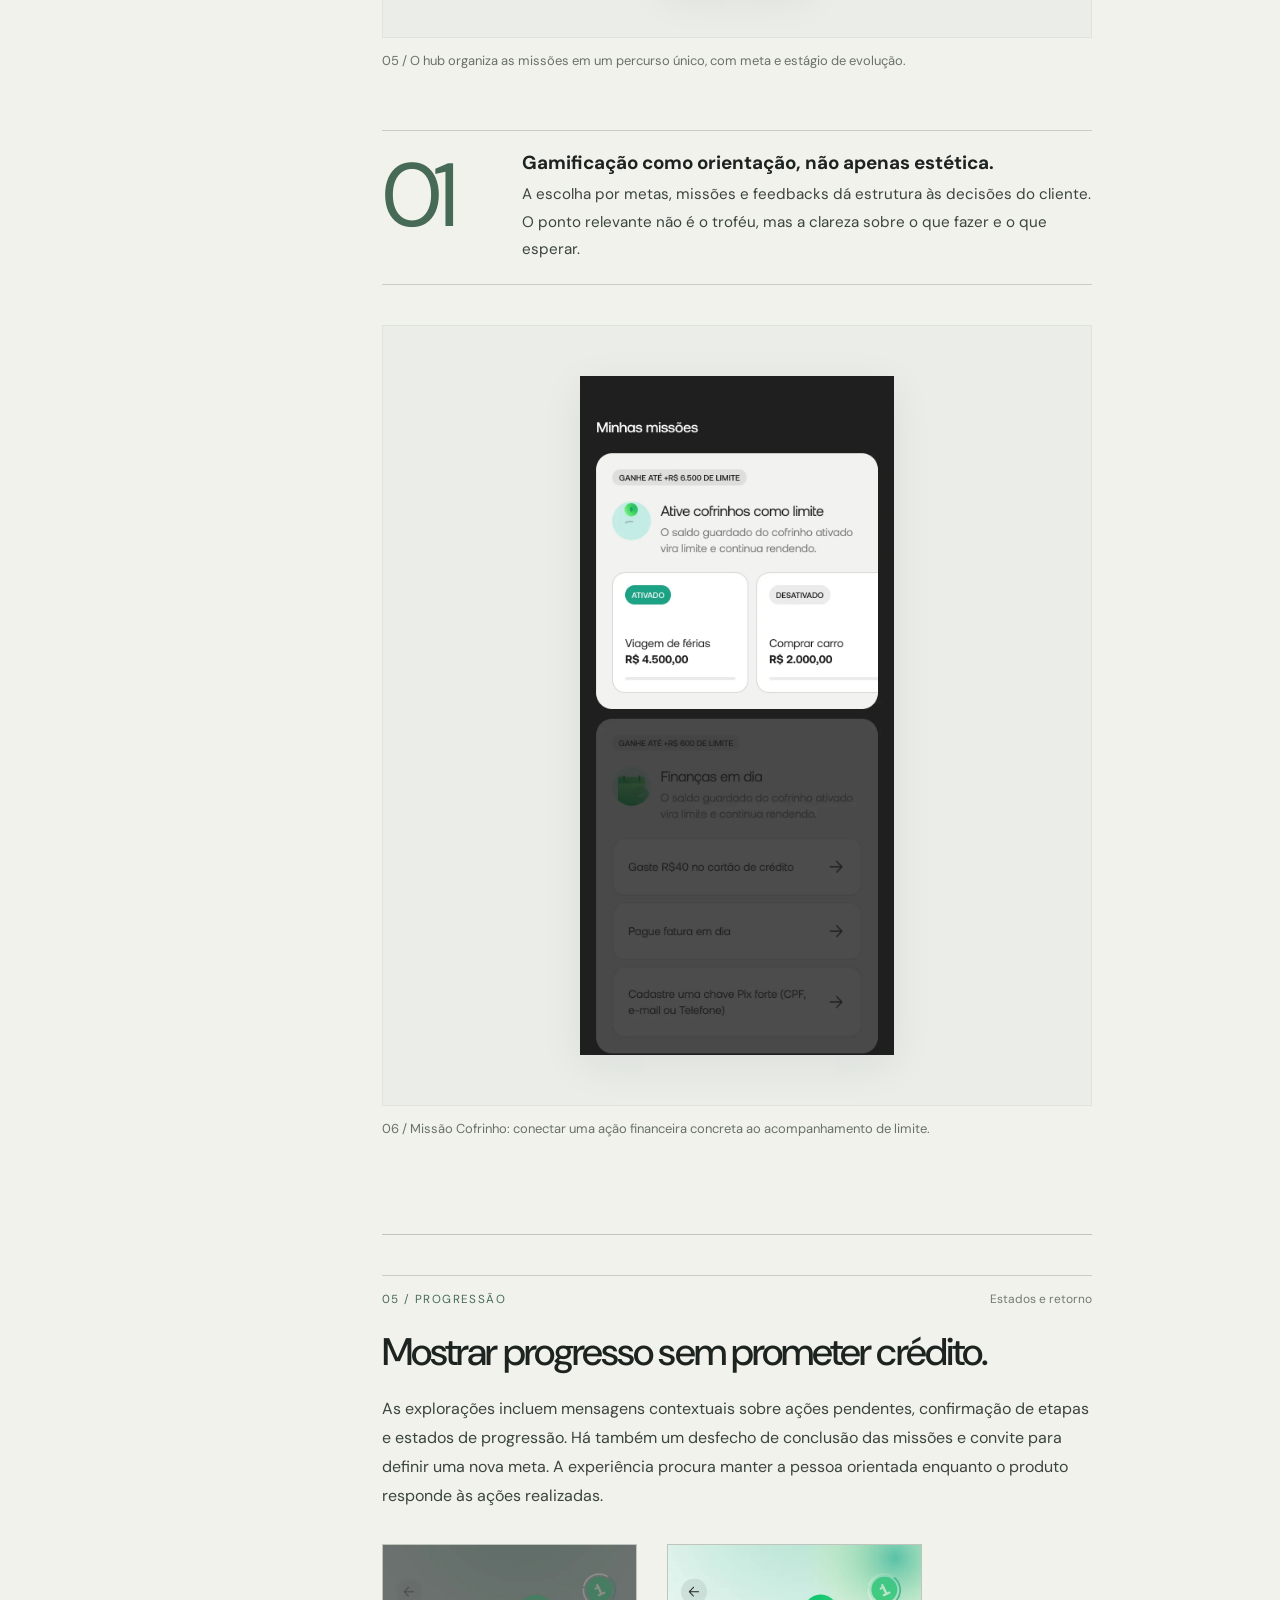
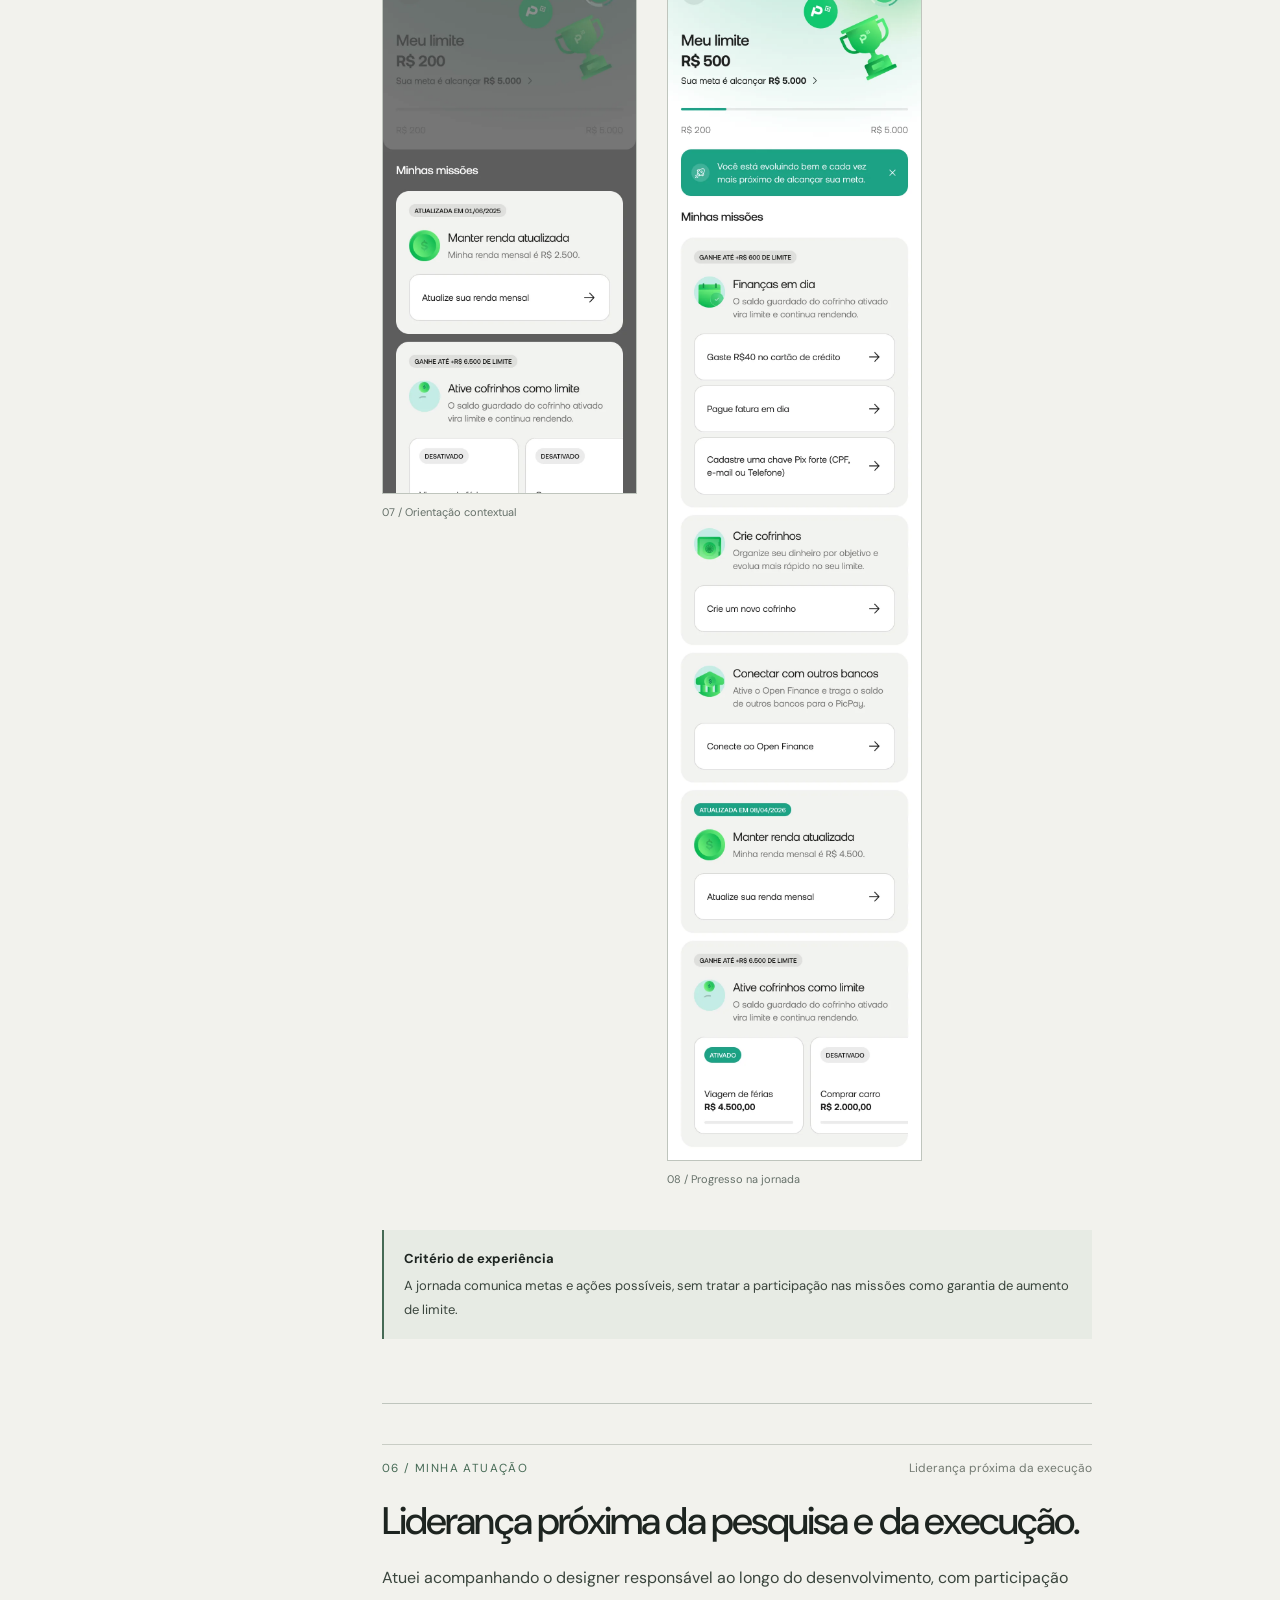
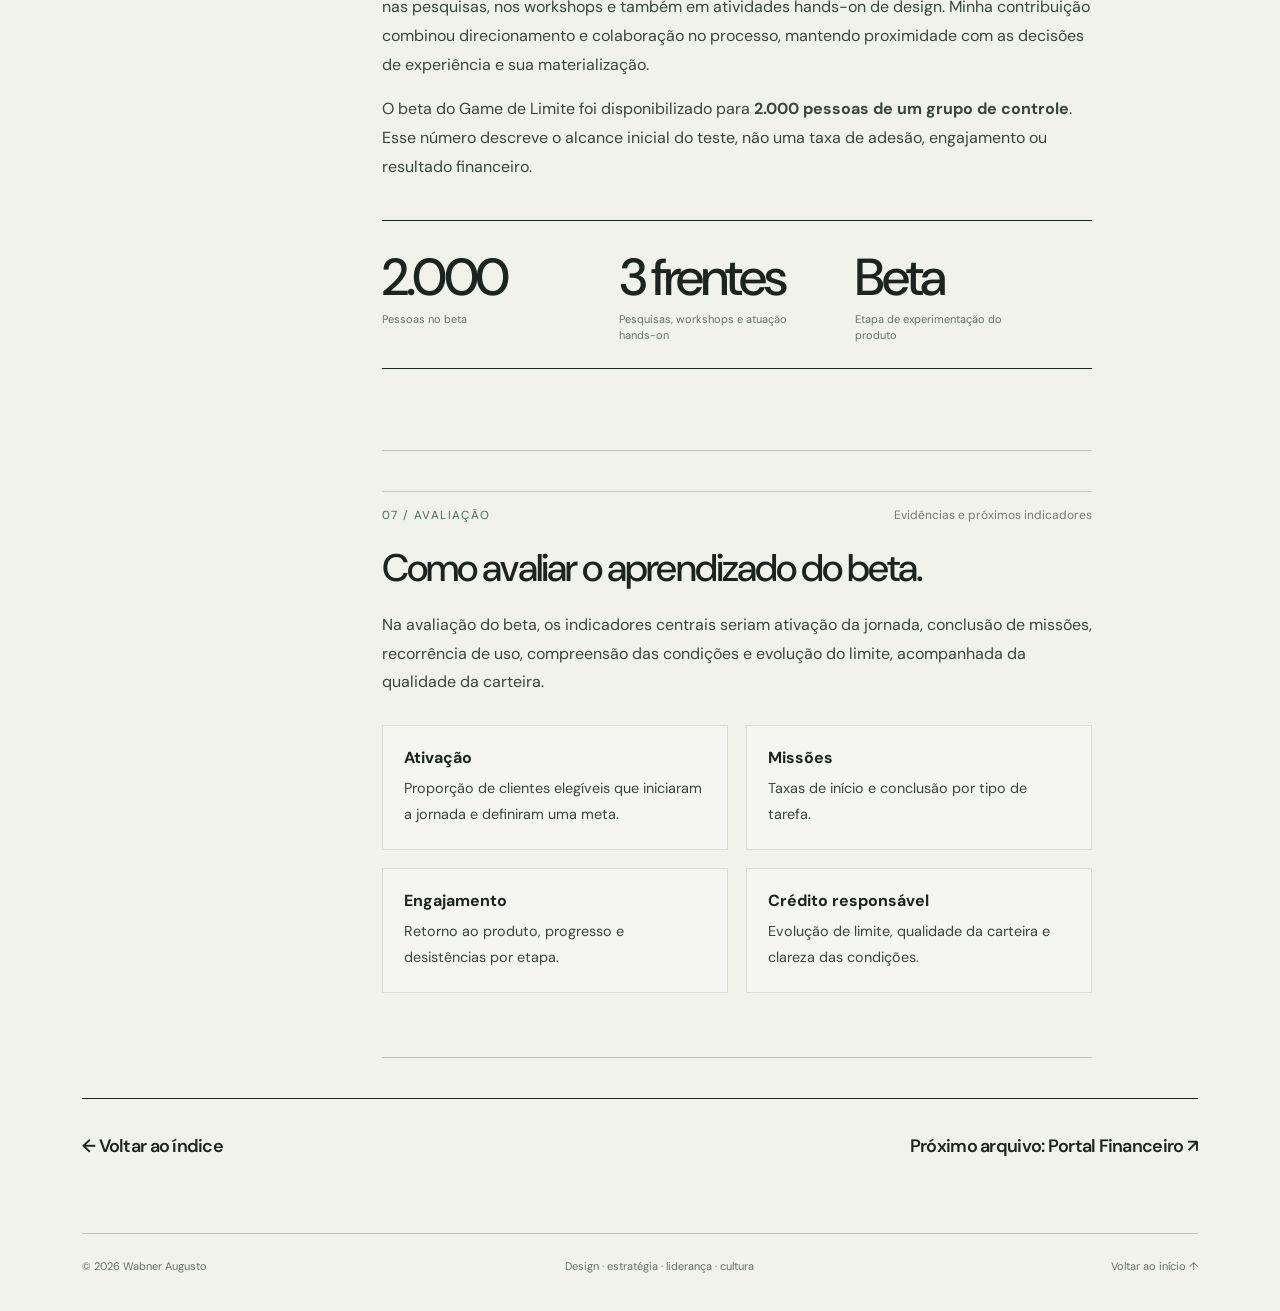
<file: projetos/game-de-limite.html>
<!DOCTYPE html>

<html lang="pt-BR"><head><meta charset="utf-8"/><meta content="width=device-width,initial-scale=1" name="viewport"/><meta content="#f2f2ed" name="theme-color"/><meta content="Case PicPay: missões, metas e gamificação para apoiar a construção do limite de crédito. Conheça a jornada de produto e o beta com 2 mil pessoas." name="description"/><title>Game de Limite PicPay | Gamificação de Crédito — Wabner Augusto</title><link href="../style.css" rel="stylesheet"/><meta content="noindex, nofollow, noarchive" name="robots"/><meta content="Wabner Augusto" name="author"/><meta content="article" property="og:type"/><meta content="Game de Limite PicPay | Gamificação de Crédito — Wabner Augusto" property="og:title"/><meta content="Case PicPay: missões, metas e gamificação para apoiar a construção do limite de crédito. Conheça a jornada de produto e o beta com 2 mil pessoas." property="og:description"/><meta content="pt_BR" property="og:locale"/><meta content="Wabner Augusto" property="og:site_name"/><meta content="summary_large_image" name="twitter:card"/><meta content="Game de Limite PicPay | Gamificação de Crédito — Wabner Augusto" name="twitter:title"/><meta content="Case PicPay: missões, metas e gamificação para apoiar a construção do limite de crédito. Conheça a jornada de produto e o beta com 2 mil pessoas." name="twitter:description"/><link href="/favicon.svg" rel="icon" type="image/svg+xml"/><link href="/assets/apple-touch-icon.png" rel="apple-touch-icon"/><link rel="stylesheet" href="../site-controls.css"/><script defer src="../site-controls.js"></script></head><body><div class="wrap"><header class="top"><a class="logo" href="../index.html">Wabner Augusto<span style="color:var(--accent)">.</span></a><nav aria-label="Navegação principal" class="nav"><a href="../index.html#trabalhos">Trabalhos</a><a href="../index.html#metodo">Prática</a><a href="../index.html#sobre">Sobre</a><a href="../index.html#contato">Contato</a></nav></header><main><section class="case-hero"><a class="textlink" href="../index.html#trabalhos">← Todos os trabalhos</a><div class="tiny muted" style="margin-top:60px">Arquivo 03 / PicPay / Estratégia de produto · gamificação · crédito</div><h1>Game de Limite</h1><p class="lead">Em vez de apenas esperar por mais crédito, o cliente passa a ter uma meta e um caminho de missões para acompanhar sua evolução.</p><div class="case-meta"><div><span class="tiny muted">Organização</span><p>PicPay</p></div><div><span class="tiny muted">Meu papel</span><p>Liderança de Design · acompanhamento de pesquisas e workshops · atuação hands-on</p></div><div><span class="tiny muted">Experimento</span><p>Beta com 2.000 participantes do grupo de controle</p></div></div></section><div class="case-body"><aside class="sticky"><span class="tiny muted">Neste arquivo</span><a href="#problema">01 / Desafio</a><a href="#principio">02 / Conceito</a><a href="#onboarding">03 / Onboarding</a><a href="#missoes">04 / Missões</a><a href="#feedback">05 / Evolução</a><a href="#atuacao">06 / Meu papel e beta</a><a href="#aprendizados">07 / Evidências</a></aside>
<article>
<p class="story-lede">O limite de crédito costuma aparecer como um número, mas nem sempre como uma jornada que o cliente consegue compreender. O Game de Limite partiu dessa tensão para explorar metas, missões financeiras e feedback de progresso.</p>
<section id="problema"><div class="chapter-index"><span class="eyebrow">01 / Desafio</span><span class="subtle">Da solicitação à construção</span></div><h2>Como dar ao cliente um caminho, não apenas um número?</h2><p>O desafio do produto era ajudar clientes a construir limite de crédito por meio de tarefas e missões, usando elementos de gamificação para dar orientação ao longo do caminho. Em vez de apresentar somente um valor disponível, a experiência precisava mostrar possibilidades de ação e tornar a evolução visível.</p><div class="tension-grid"><div><strong>Clareza</strong><p>O que posso fazer agora? Quais ações estão ao meu alcance?</p></div><div><strong>Progressão</strong><p>Como acompanhar o que já fiz e entender o próximo passo?</p></div><div><strong>Motivação</strong><p>Como tornar o percurso estimulante sem tratar crédito como uma recompensa garantida?</p></div><div><strong>Confiança</strong><p>Como explicar condições e resultados financeiros de maneira responsável?</p></div></div></section>
<section id="principio"><div class="chapter-index"><span class="eyebrow">02 / Conceito</span><span class="subtle">Meta → missão → acompanhamento</span></div><h2>Transformar uma intenção em meta.</h2><p>O conceito conecta três momentos: definir um objetivo de limite, receber missões relacionadas ao perfil e acompanhar a progressão. As telas mostram uma trilha com valores intermediários, feedbacks e mensagens de incentivo. A gamificação funciona como linguagem de orientação para ações financeiras reais — não como promessa indiscriminada de crédito.</p><div class="journey"><div><span class="tiny muted">01 / Escolher</span><strong>Definir a meta</strong><p>O cliente informa o limite que gostaria de alcançar.</p></div><div><span class="tiny muted">02 / Agir</span><strong>Cumprir missões</strong><p>Ações como atualizar renda, usar o cartão e ativar cofrinhos.</p></div><div><span class="tiny muted">03 / Entender</span><strong>Acompanhar</strong><p>Progresso, estados das missões e feedback sobre o limite.</p></div></div></section>
<section id="onboarding"><div class="chapter-index"><span class="eyebrow">03 / Onboarding</span><span class="subtle">Apresentar sem sobrecarregar</span></div><h2>Explicar a proposta antes de pedir uma meta.</h2><p>O onboarding apresenta a ideia de meta, missões personalizadas e progresso visível antes da entrada no produto. A definição do valor desejado transforma uma promessa ampla em um objetivo concreto que organiza a experiência.</p><div class="portrait-sequence"><figure><img alt="Primeira etapa de onboarding: definir quanto de limite deseja alcançar." decoding="async" loading="lazy" src="../assets/picpay-game-01-onboarding.webp"/><figcaption>01 / Definição do objetivo</figcaption></figure><figure><img alt="Onboarding: receber missões personalizadas conforme o perfil." decoding="async" loading="lazy" src="../assets/picpay-game-02-personalizacao.webp"/><figcaption>02 / Missões personalizadas</figcaption></figure><figure><img alt="Onboarding: visualização da evolução de limite ao completar missões." decoding="async" loading="lazy" src="../assets/picpay-game-03-progresso.webp"/><figcaption>03 / Progresso e expectativa</figcaption></figure></div><figure class="case-feature"><div class="frame"><img alt="Tela de definição de meta do limite preenchida com valor desejado." decoding="async" loading="lazy" src="../assets/picpay-game-04-meta.webp"/></div><figcaption>04 / A meta deixa de ser uma abstração e passa a orientar a trilha.</figcaption></figure></section>
<section id="missoes"><div class="chapter-index"><span class="eyebrow">04 / Missões</span><span class="subtle">Ações reais, linguagem de progressão</span></div><h2>Missões financeiras como próximos passos.</h2><p>O hub reúne missões relacionadas a organização financeira e relacionamento com o produto: uso do cartão, pagamento da fatura, cadastro de chave Pix, criação ou ativação de cofrinhos, atualização de renda e conexão via Open Finance. As missões aparecem agrupadas e associadas a oportunidades de evolução previstas no desenho.</p><figure class="case-feature"><div class="frame"><img alt="Hub de missões do Game de Limite com meta, trilha de progresso e ações agrupadas." decoding="async" loading="lazy" src="../assets/picpay-game-05-missoes.webp"/></div><figcaption>05 / O hub organiza as missões em um percurso único, com meta e estágio de evolução.</figcaption></figure><div class="case-plaque"><div class="number">01</div><div><h3>Gamificação como orientação, não apenas estética.</h3><p>A escolha por metas, missões e feedbacks dá estrutura às decisões do cliente. O ponto relevante não é o troféu, mas a clareza sobre o que fazer e o que esperar.</p></div></div><figure class="case-feature"><div class="frame"><img alt="Missão de ativação de cofrinhos como limite, com opções ativadas e desativadas." decoding="async" loading="lazy" src="../assets/picpay-game-06-cofrinho.webp"/></div><figcaption>06 / Missão Cofrinho: conectar uma ação financeira concreta ao acompanhamento de limite.</figcaption></figure></section>
<section id="feedback"><div class="chapter-index"><span class="eyebrow">05 / Progressão</span><span class="subtle">Estados e retorno</span></div><h2>Mostrar progresso sem prometer crédito.</h2><p>As explorações incluem mensagens contextuais sobre ações pendentes, confirmação de etapas e estados de progressão. Há também um desfecho de conclusão das missões e convite para definir uma nova meta. A experiência procura manter a pessoa orientada enquanto o produto responde às ações realizadas.</p><div class="portrait-sequence sequence-two"><figure><img alt="Coach contextual apresenta uma missão de atualização de renda." decoding="async" loading="lazy" src="../assets/picpay-game-07-coach.webp"/><figcaption>07 / Orientação contextual</figcaption></figure><figure><img alt="Hub de limite com mensagem de evolução e acompanhamento das missões." decoding="async" loading="lazy" src="../assets/picpay-game-08-evolucao.webp"/><figcaption>08 / Progresso na jornada</figcaption></figure></div><div class="note"><strong>Critério de experiência</strong><p>A jornada comunica metas e ações possíveis, sem tratar a participação nas missões como garantia de aumento de limite.</p></div></section>
<section id="atuacao"><div class="chapter-index"><span class="eyebrow">06 / Minha atuação</span><span class="subtle">Liderança próxima da execução</span></div><h2>Liderança próxima da pesquisa e da execução.</h2><p>Atuei acompanhando o designer responsável ao longo do desenvolvimento, com participação nas pesquisas, nos workshops e também em atividades hands-on de design. Minha contribuição combinou direcionamento e colaboração no processo, mantendo proximidade com as decisões de experiência e sua materialização.</p><p>O beta do Game de Limite foi disponibilizado para <strong>2.000 pessoas de um grupo de controle</strong>. Esse número descreve o alcance inicial do teste, não uma taxa de adesão, engajamento ou resultado financeiro.</p><div class="metric-strip"><div><strong>2.000</strong><span>Pessoas no beta</span></div><div><strong>3 frentes</strong><span>Pesquisas, workshops e atuação hands-on</span></div><div><strong>Beta</strong><span>Etapa de experimentação do produto</span></div></div></section>
<section id="aprendizados"><div class="chapter-index"><span class="eyebrow">07 / Avaliação</span><span class="subtle">Evidências e próximos indicadores</span></div><h2>Como avaliar o aprendizado do beta.</h2><p>Na avaliação do beta, os indicadores centrais seriam ativação da jornada, conclusão de missões, recorrência de uso, compreensão das condições e evolução do limite, acompanhada da qualidade da carteira.</p><div class="tension-grid"><div><strong>Ativação</strong><p>Proporção de clientes elegíveis que iniciaram a jornada e definiram uma meta.</p></div><div><strong>Missões</strong><p>Taxas de início e conclusão por tipo de tarefa.</p></div><div><strong>Engajamento</strong><p>Retorno ao produto, progresso e desistências por etapa.</p></div><div><strong>Crédito responsável</strong><p>Evolução de limite, qualidade da carteira e clareza das condições.</p></div></div></section>
</article></div><div class="next"><a href="../index.html#trabalhos">← Voltar ao índice</a><a href="portal-financeiro-ifood.html">Próximo arquivo: Portal Financeiro ↗</a></div></main><footer class="footer"><span>© 2026 Wabner Augusto</span><span>Design · estratégia · liderança · cultura</span><a href="../index.html">Voltar ao início ↑</a></footer></div></body></html>
</file>
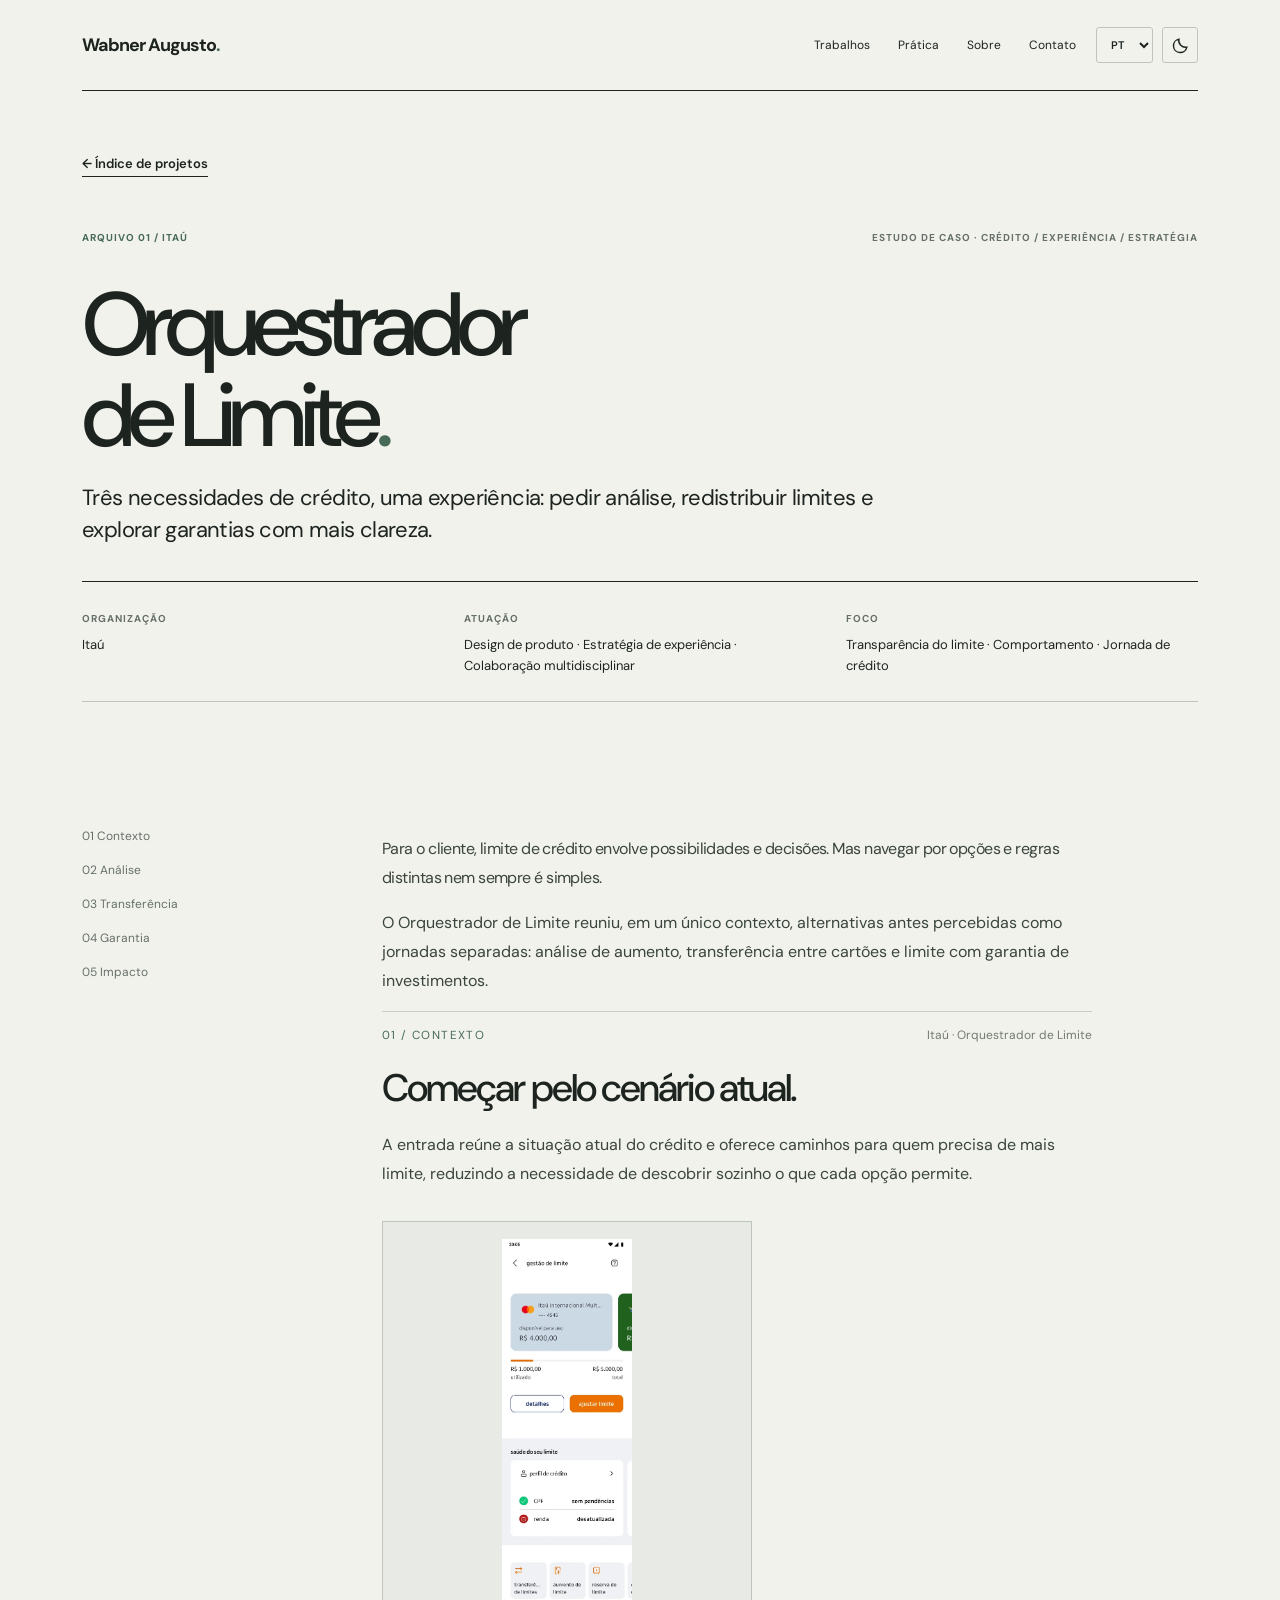
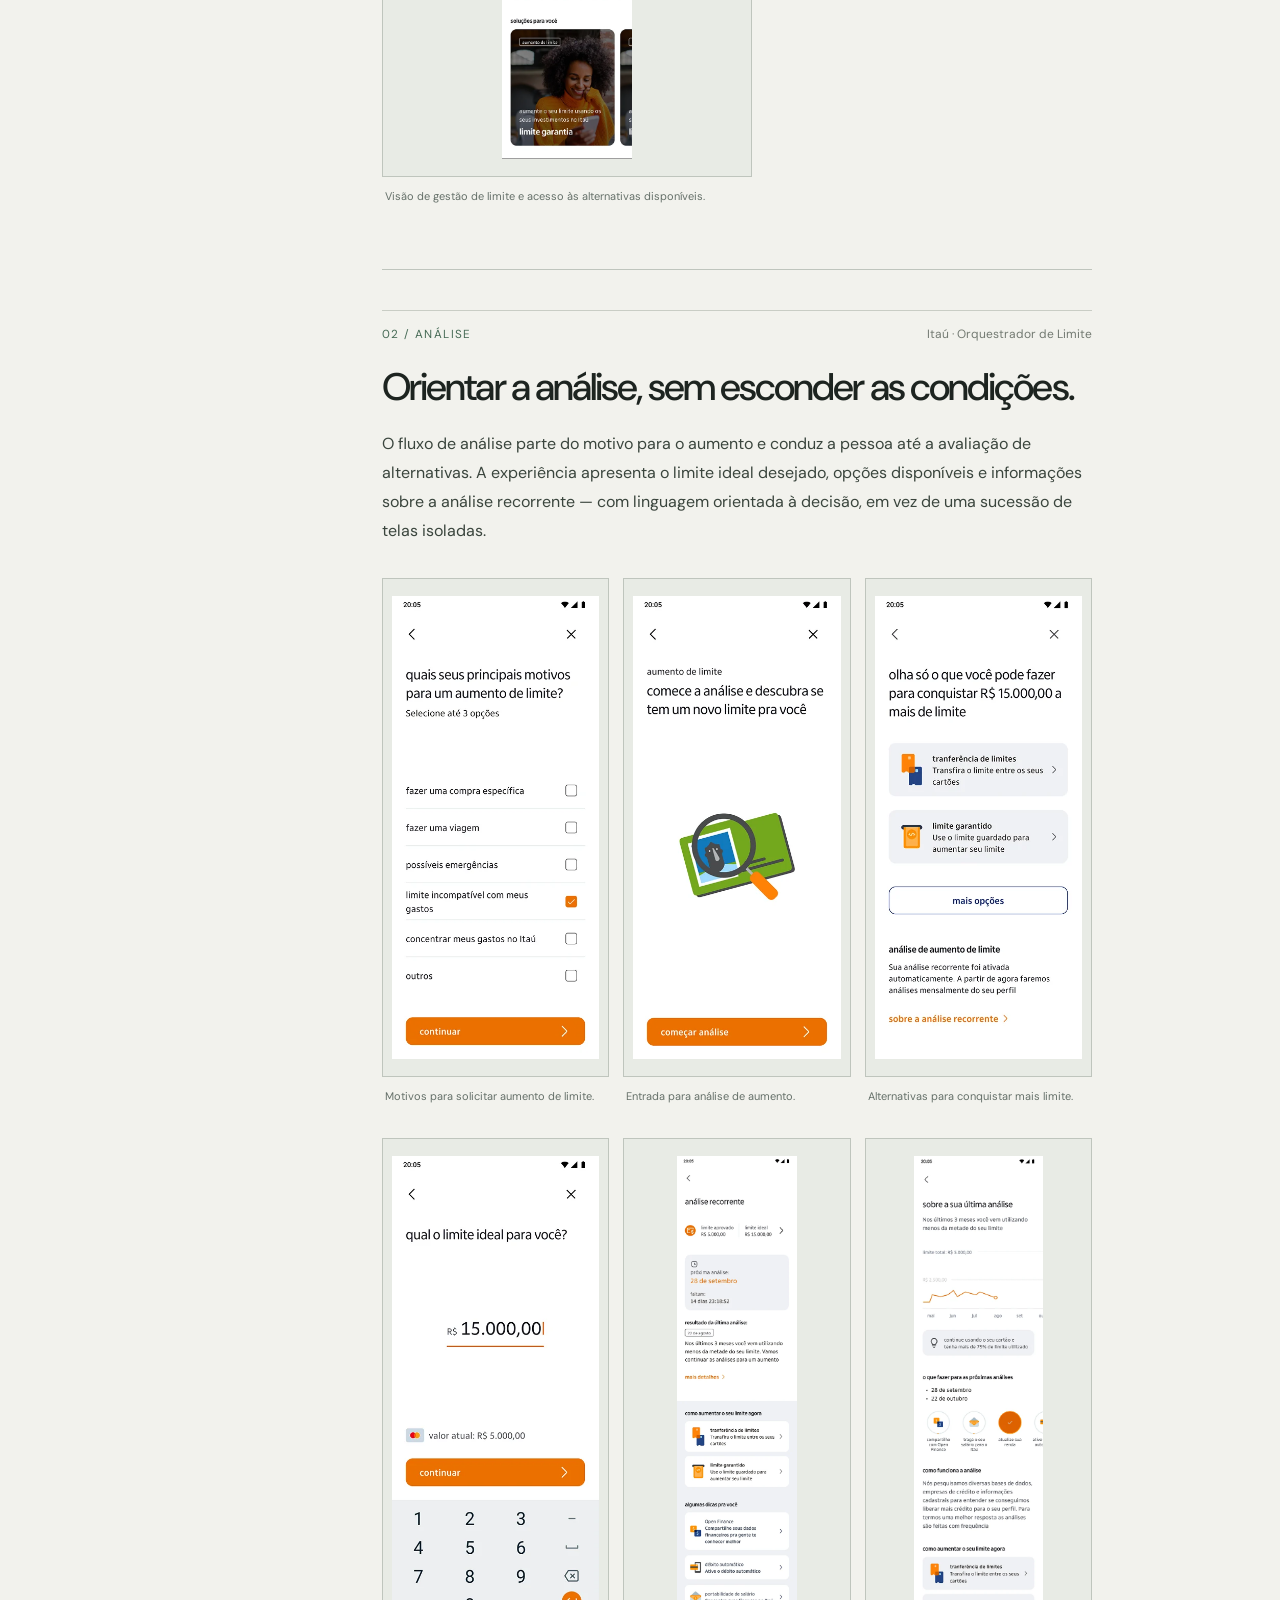
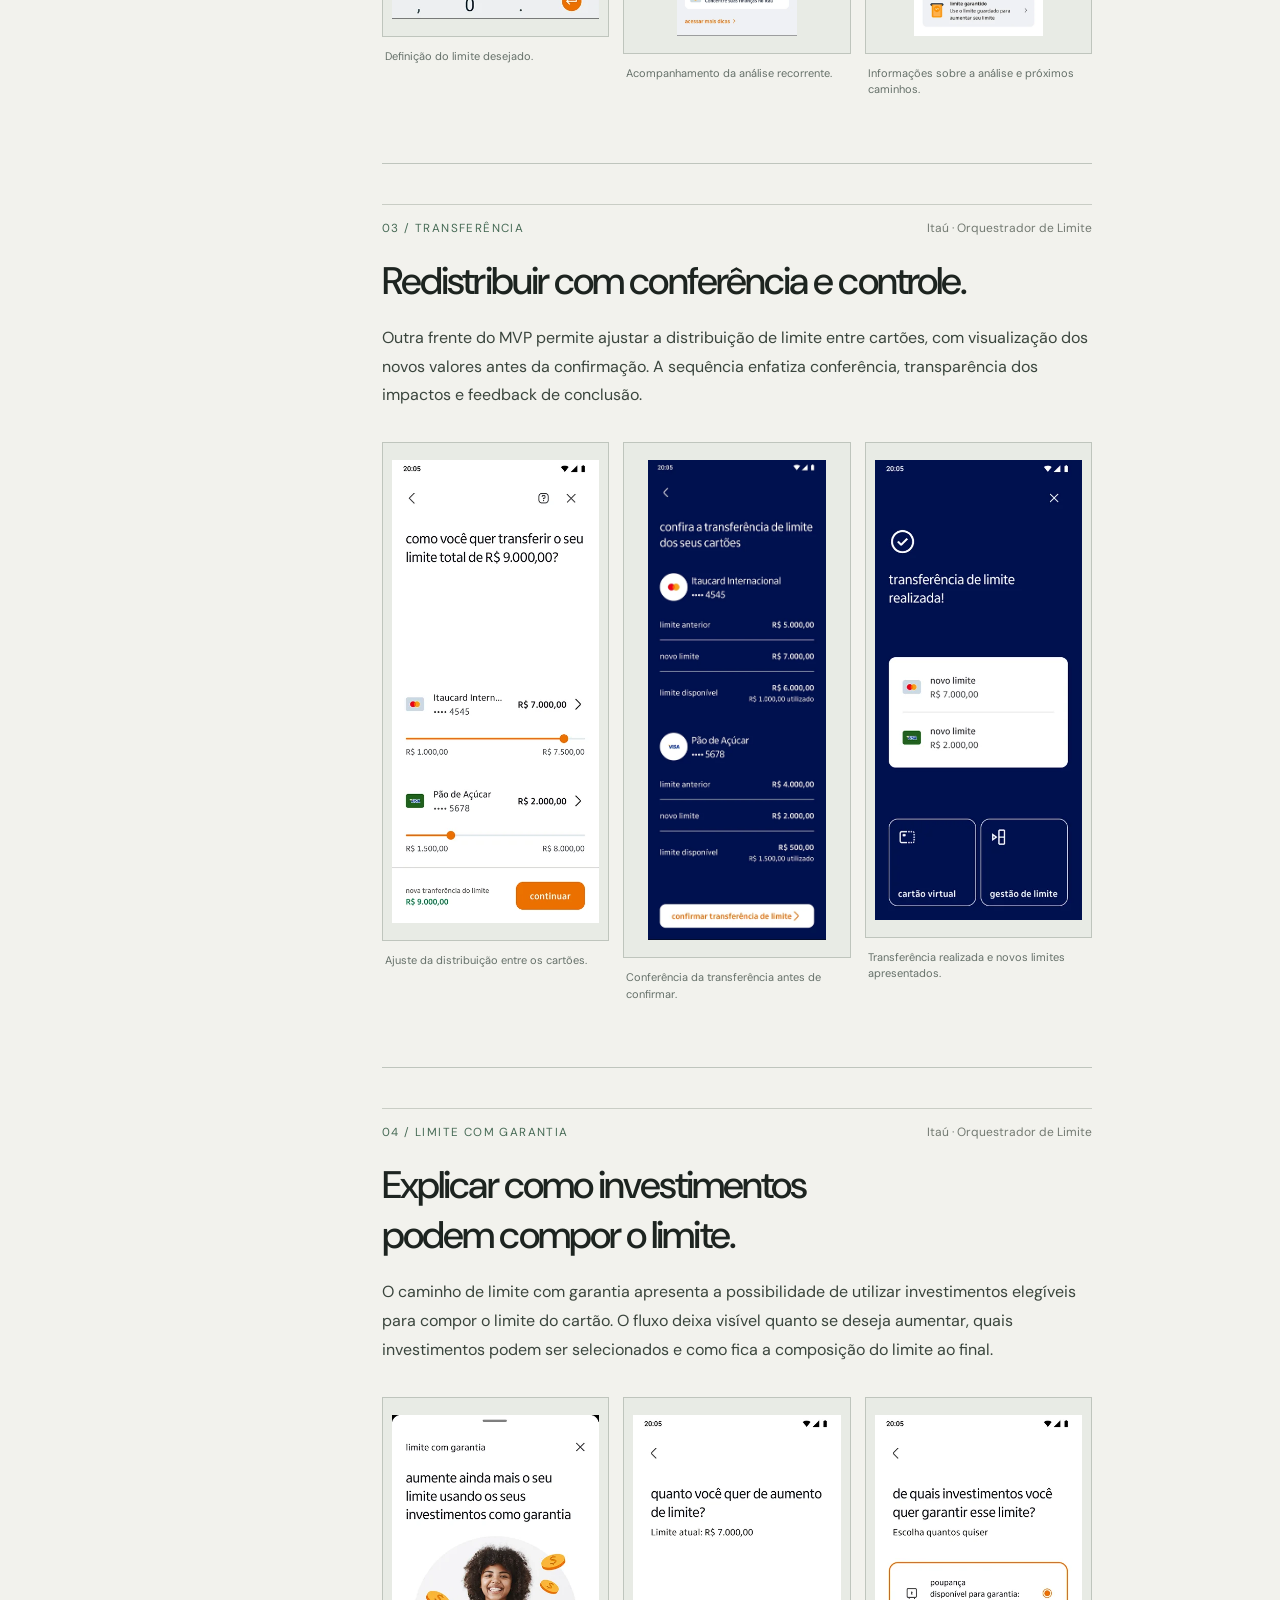
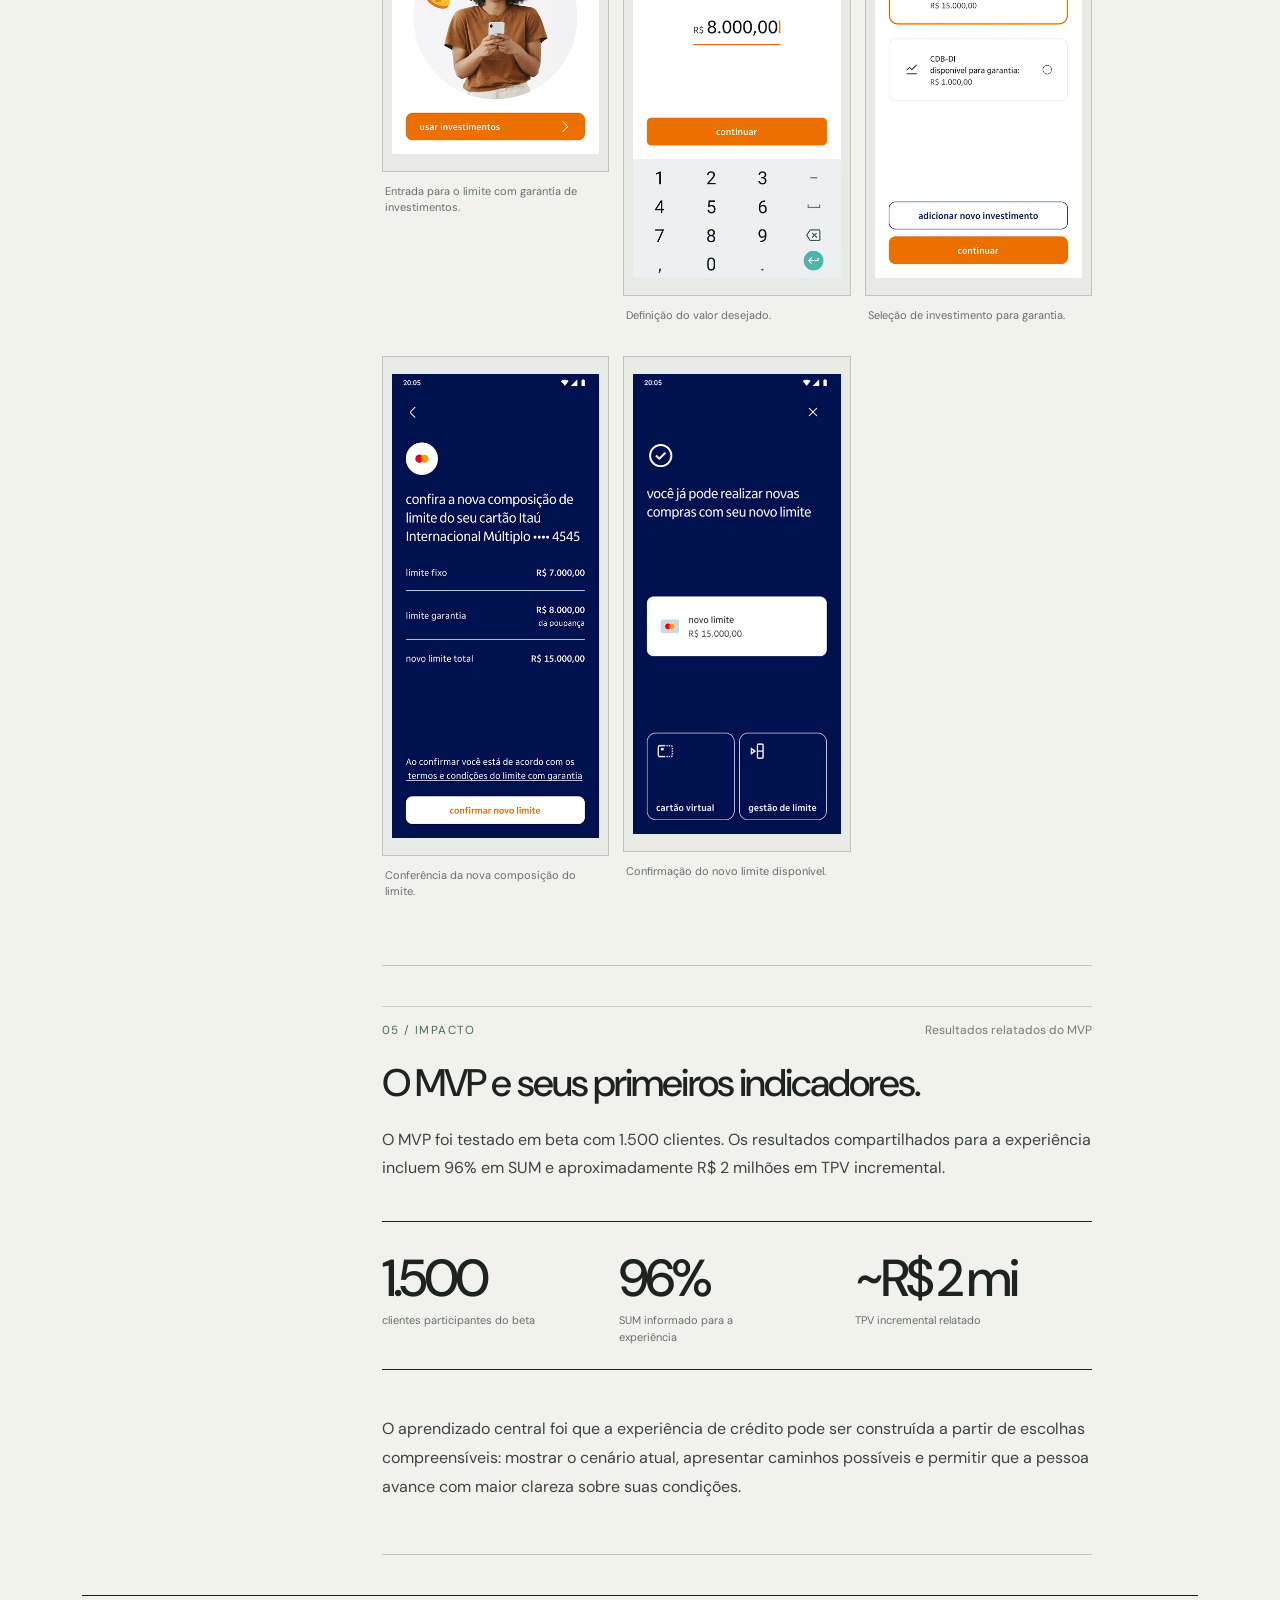
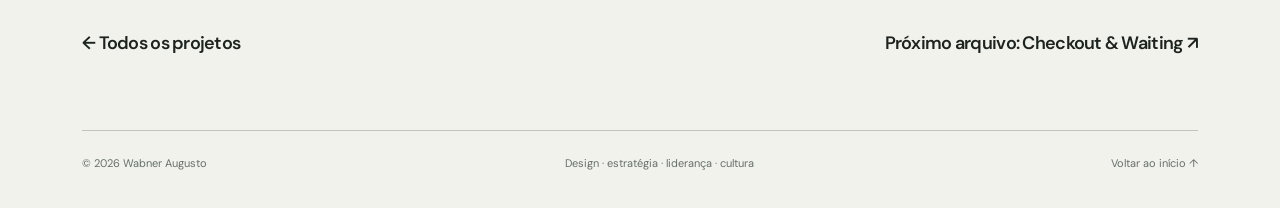
<file: projetos/orquestrador-de-limite.html>
<!DOCTYPE html>

<html lang="pt-BR"><head><meta charset="utf-8"/><meta content="width=device-width,initial-scale=1" name="viewport"/><meta content="#f2f2ed" name="theme-color"/><meta content="Case Itaú: estratégia de crédito, gestão de limite e experiência digital. Conheça o MVP, as decisões de design e os resultados iniciais do projeto." name="description"/><title>Orquestrador de Limite Itaú | Case de Product Design — Wabner Augusto</title><link href="../style.css" rel="stylesheet"/><meta content="noindex, nofollow, noarchive" name="robots"/><meta content="Wabner Augusto" name="author"/><meta content="article" property="og:type"/><meta content="Orquestrador de Limite Itaú | Case de Product Design — Wabner Augusto" property="og:title"/><meta content="Case Itaú: estratégia de crédito, gestão de limite e experiência digital. Conheça o MVP, as decisões de design e os resultados iniciais do projeto." property="og:description"/><meta content="pt_BR" property="og:locale"/><meta content="Wabner Augusto" property="og:site_name"/><meta content="summary_large_image" name="twitter:card"/><meta content="Orquestrador de Limite Itaú | Case de Product Design — Wabner Augusto" name="twitter:title"/><meta content="Case Itaú: estratégia de crédito, gestão de limite e experiência digital. Conheça o MVP, as decisões de design e os resultados iniciais do projeto." name="twitter:description"/><link href="/favicon.svg" rel="icon" type="image/svg+xml"/><link href="/assets/apple-touch-icon.png" rel="apple-touch-icon"/><link rel="stylesheet" href="../site-controls.css"/><script defer src="../site-controls.js"></script></head><body><div class="wrap"><header class="top"><a class="logo" href="../index.html">Wabner Augusto<span style="color:var(--accent)">.</span></a><nav aria-label="Navegação principal" class="nav"><a href="../index.html#trabalhos">Trabalhos</a><a href="../index.html#metodo">Prática</a><a href="../index.html#sobre">Sobre</a><a href="../index.html#contato">Contato</a></nav></header><main><section class="case-hero">
<a class="textlink" href="../index.html#trabalhos">← Índice de projetos</a>
<div class="kicker" style="margin-top:58px"><span class="tiny case-index">Arquivo 01 / Itaú</span><span class="tiny muted">Estudo de caso · Crédito / Experiência / Estratégia</span></div>
<h1>Orquestrador<br/>de Limite<span style="color:var(--accent)">.</span></h1>
<p class="lead">Três necessidades de crédito, uma experiência: pedir análise, redistribuir limites e explorar garantias com mais clareza.</p>
<div class="case-meta"><div><span class="tiny muted">Organização</span><p>Itaú</p></div><div><span class="tiny muted">Atuação</span><p>Design de produto · Estratégia de experiência · Colaboração multidisciplinar</p></div><div><span class="tiny muted">Foco</span><p>Transparência do limite · Comportamento · Jornada de crédito</p></div></div>
</section>
<div class="case-body"><aside aria-label="Índice deste projeto" class="sticky"><a href="#contexto">01 Contexto</a><a href="#analise">02 Análise</a><a href="#transferencia">03 Transferência</a><a href="#garantia">04 Garantia</a><a href="#impacto">05 Impacto</a></aside>
<article><p class="story-lede">Para o cliente, limite de crédito envolve possibilidades e decisões. Mas navegar por opções e regras distintas nem sempre é simples.</p><p>O Orquestrador de Limite reuniu, em um único contexto, alternativas antes percebidas como jornadas separadas: análise de aumento, transferência entre cartões e limite com garantia de investimentos.</p><section id="contexto"><div class="chapter-index"><span class="eyebrow">01 / Contexto</span><span class="subtle">Itaú · Orquestrador de Limite</span></div><h2>Começar pelo cenário atual.</h2><p>A entrada reúne a situação atual do crédito e oferece caminhos para quem precisa de mais limite, reduzindo a necessidade de descobrir sozinho o que cada opção permite.</p><div class="mvp-shot-single"><figure class="mvp-shot"><div class="mvp-shot-frame"><img alt="Visão de gestão de limite e acesso às alternativas disponíveis." decoding="async" loading="lazy" src="../assets/itau-mvp-00.webp"/></div><figcaption>Visão de gestão de limite e acesso às alternativas disponíveis.</figcaption></figure></div></section><section id="analise"><div class="chapter-index"><span class="eyebrow">02 / Análise</span><span class="subtle">Itaú · Orquestrador de Limite</span></div><h2>Orientar a análise, sem esconder as condições.</h2><p>O fluxo de análise parte do motivo para o aumento e conduz a pessoa até a avaliação de alternativas. A experiência apresenta o limite ideal desejado, opções disponíveis e informações sobre a análise recorrente — com linguagem orientada à decisão, em vez de uma sucessão de telas isoladas.</p><div class="mvp-shot-grid"><figure class="mvp-shot"><div class="mvp-shot-frame"><img alt="Motivos para solicitar aumento de limite." decoding="async" loading="lazy" src="../assets/itau-mvp-01.webp"/></div><figcaption>Motivos para solicitar aumento de limite.</figcaption></figure><figure class="mvp-shot"><div class="mvp-shot-frame"><img alt="Entrada para análise de aumento." decoding="async" loading="lazy" src="../assets/itau-mvp-02.webp"/></div><figcaption>Entrada para análise de aumento.</figcaption></figure><figure class="mvp-shot"><div class="mvp-shot-frame"><img alt="Alternativas para conquistar mais limite." decoding="async" loading="lazy" src="../assets/itau-mvp-03.webp"/></div><figcaption>Alternativas para conquistar mais limite.</figcaption></figure><figure class="mvp-shot"><div class="mvp-shot-frame"><img alt="Definição do limite desejado." decoding="async" loading="lazy" src="../assets/itau-mvp-04.webp"/></div><figcaption>Definição do limite desejado.</figcaption></figure><figure class="mvp-shot"><div class="mvp-shot-frame"><img alt="Acompanhamento da análise recorrente." decoding="async" loading="lazy" src="../assets/itau-mvp-05.webp"/></div><figcaption>Acompanhamento da análise recorrente.</figcaption></figure><figure class="mvp-shot"><div class="mvp-shot-frame"><img alt="Informações sobre a análise e próximos caminhos." decoding="async" loading="lazy" src="../assets/itau-mvp-06.webp"/></div><figcaption>Informações sobre a análise e próximos caminhos.</figcaption></figure></div></section><section id="transferencia"><div class="chapter-index"><span class="eyebrow">03 / Transferência</span><span class="subtle">Itaú · Orquestrador de Limite</span></div><h2>Redistribuir com conferência e controle.</h2><p>Outra frente do MVP permite ajustar a distribuição de limite entre cartões, com visualização dos novos valores antes da confirmação. A sequência enfatiza conferência, transparência dos impactos e feedback de conclusão.</p><div class="mvp-shot-grid"><figure class="mvp-shot"><div class="mvp-shot-frame"><img alt="Ajuste da distribuição entre os cartões." decoding="async" loading="lazy" src="../assets/itau-mvp-07.webp"/></div><figcaption>Ajuste da distribuição entre os cartões.</figcaption></figure><figure class="mvp-shot"><div class="mvp-shot-frame"><img alt="Conferência da transferência antes de confirmar." decoding="async" loading="lazy" src="../assets/itau-mvp-08.webp"/></div><figcaption>Conferência da transferência antes de confirmar.</figcaption></figure><figure class="mvp-shot"><div class="mvp-shot-frame"><img alt="Transferência realizada e novos limites apresentados." decoding="async" loading="lazy" src="../assets/itau-mvp-09.webp"/></div><figcaption>Transferência realizada e novos limites apresentados.</figcaption></figure></div></section><section id="garantia"><div class="chapter-index"><span class="eyebrow">04 / Limite com garantia</span><span class="subtle">Itaú · Orquestrador de Limite</span></div><h2>Explicar como investimentos podem compor o limite.</h2><p>O caminho de limite com garantia apresenta a possibilidade de utilizar investimentos elegíveis para compor o limite do cartão. O fluxo deixa visível quanto se deseja aumentar, quais investimentos podem ser selecionados e como fica a composição do limite ao final.</p><div class="mvp-shot-grid"><figure class="mvp-shot"><div class="mvp-shot-frame"><img alt="Entrada para o limite com garantia de investimentos." decoding="async" loading="lazy" src="../assets/itau-mvp-10.webp"/></div><figcaption>Entrada para o limite com garantia de investimentos.</figcaption></figure><figure class="mvp-shot"><div class="mvp-shot-frame"><img alt="Definição do valor desejado." decoding="async" loading="lazy" src="../assets/itau-mvp-11.webp"/></div><figcaption>Definição do valor desejado.</figcaption></figure><figure class="mvp-shot"><div class="mvp-shot-frame"><img alt="Seleção de investimento para garantia." decoding="async" loading="lazy" src="../assets/itau-mvp-12.webp"/></div><figcaption>Seleção de investimento para garantia.</figcaption></figure><figure class="mvp-shot"><div class="mvp-shot-frame"><img alt="Conferência da nova composição do limite." decoding="async" loading="lazy" src="../assets/itau-mvp-13.webp"/></div><figcaption>Conferência da nova composição do limite.</figcaption></figure><figure class="mvp-shot"><div class="mvp-shot-frame"><img alt="Confirmação do novo limite disponível." decoding="async" loading="lazy" src="../assets/itau-mvp-14.webp"/></div><figcaption>Confirmação do novo limite disponível.</figcaption></figure></div></section><section id="impacto"><div class="chapter-index"><span class="eyebrow">05 / Impacto</span><span class="subtle">Resultados relatados do MVP</span></div><h2>O MVP e seus primeiros indicadores.</h2><p>O MVP foi testado em beta com 1.500 clientes. Os resultados compartilhados para a experiência incluem 96% em SUM e aproximadamente R$ 2 milhões em TPV incremental.</p><div class="metric-strip"><div><strong>1.500</strong><span>clientes participantes do beta</span></div><div><strong>96%</strong><span>SUM informado para a experiência</span></div><div><strong>~R$ 2 mi</strong><span>TPV incremental relatado</span></div></div><p>O aprendizado central foi que a experiência de crédito pode ser construída a partir de escolhas compreensíveis: mostrar o cenário atual, apresentar caminhos possíveis e permitir que a pessoa avance com maior clareza sobre suas condições.</p></section></article></div>
<div class="next"><a href="../index.html#trabalhos">← Todos os projetos</a><a href="checkout-waiting.html">Próximo arquivo: Checkout &amp; Waiting ↗</a></div></main><footer class="footer"><span>© 2026 Wabner Augusto</span><span>Design · estratégia · liderança · cultura</span><a href="../index.html">Voltar ao início ↑</a></footer></div></body></html>
</file>
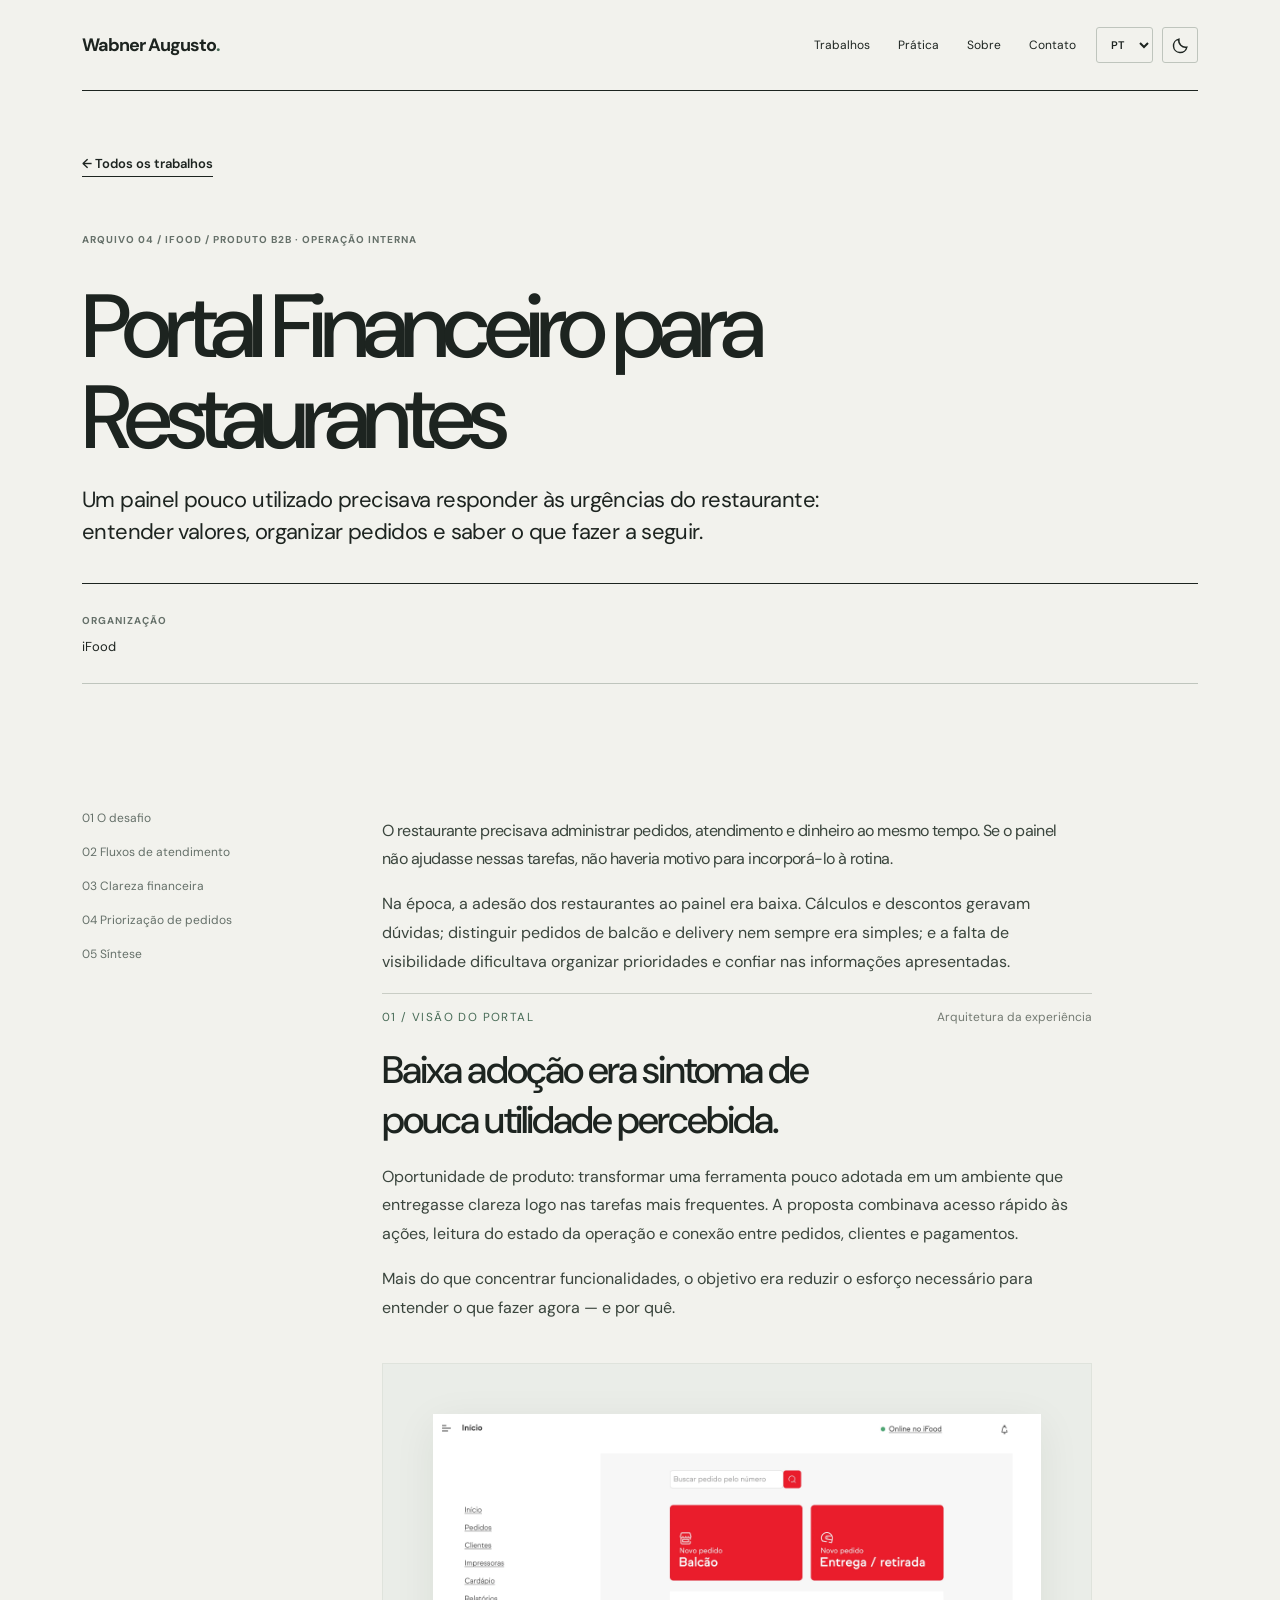
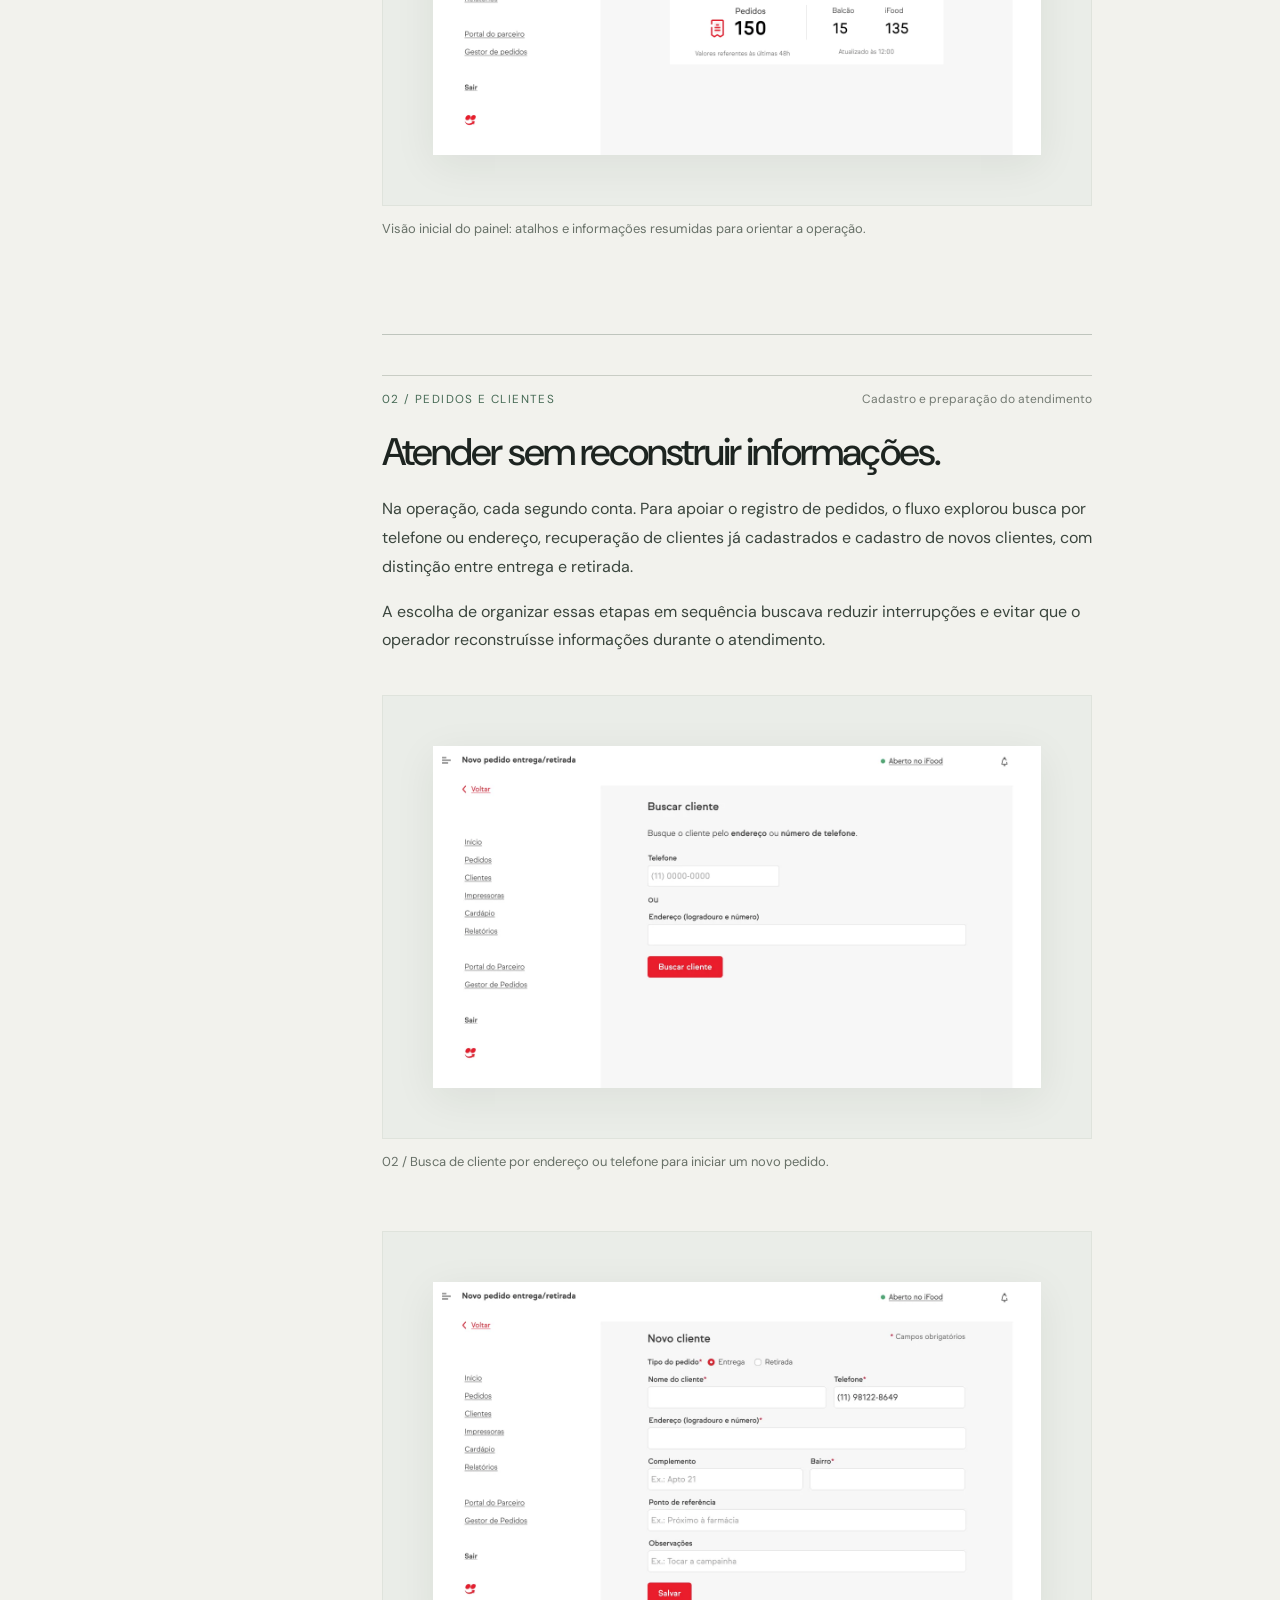
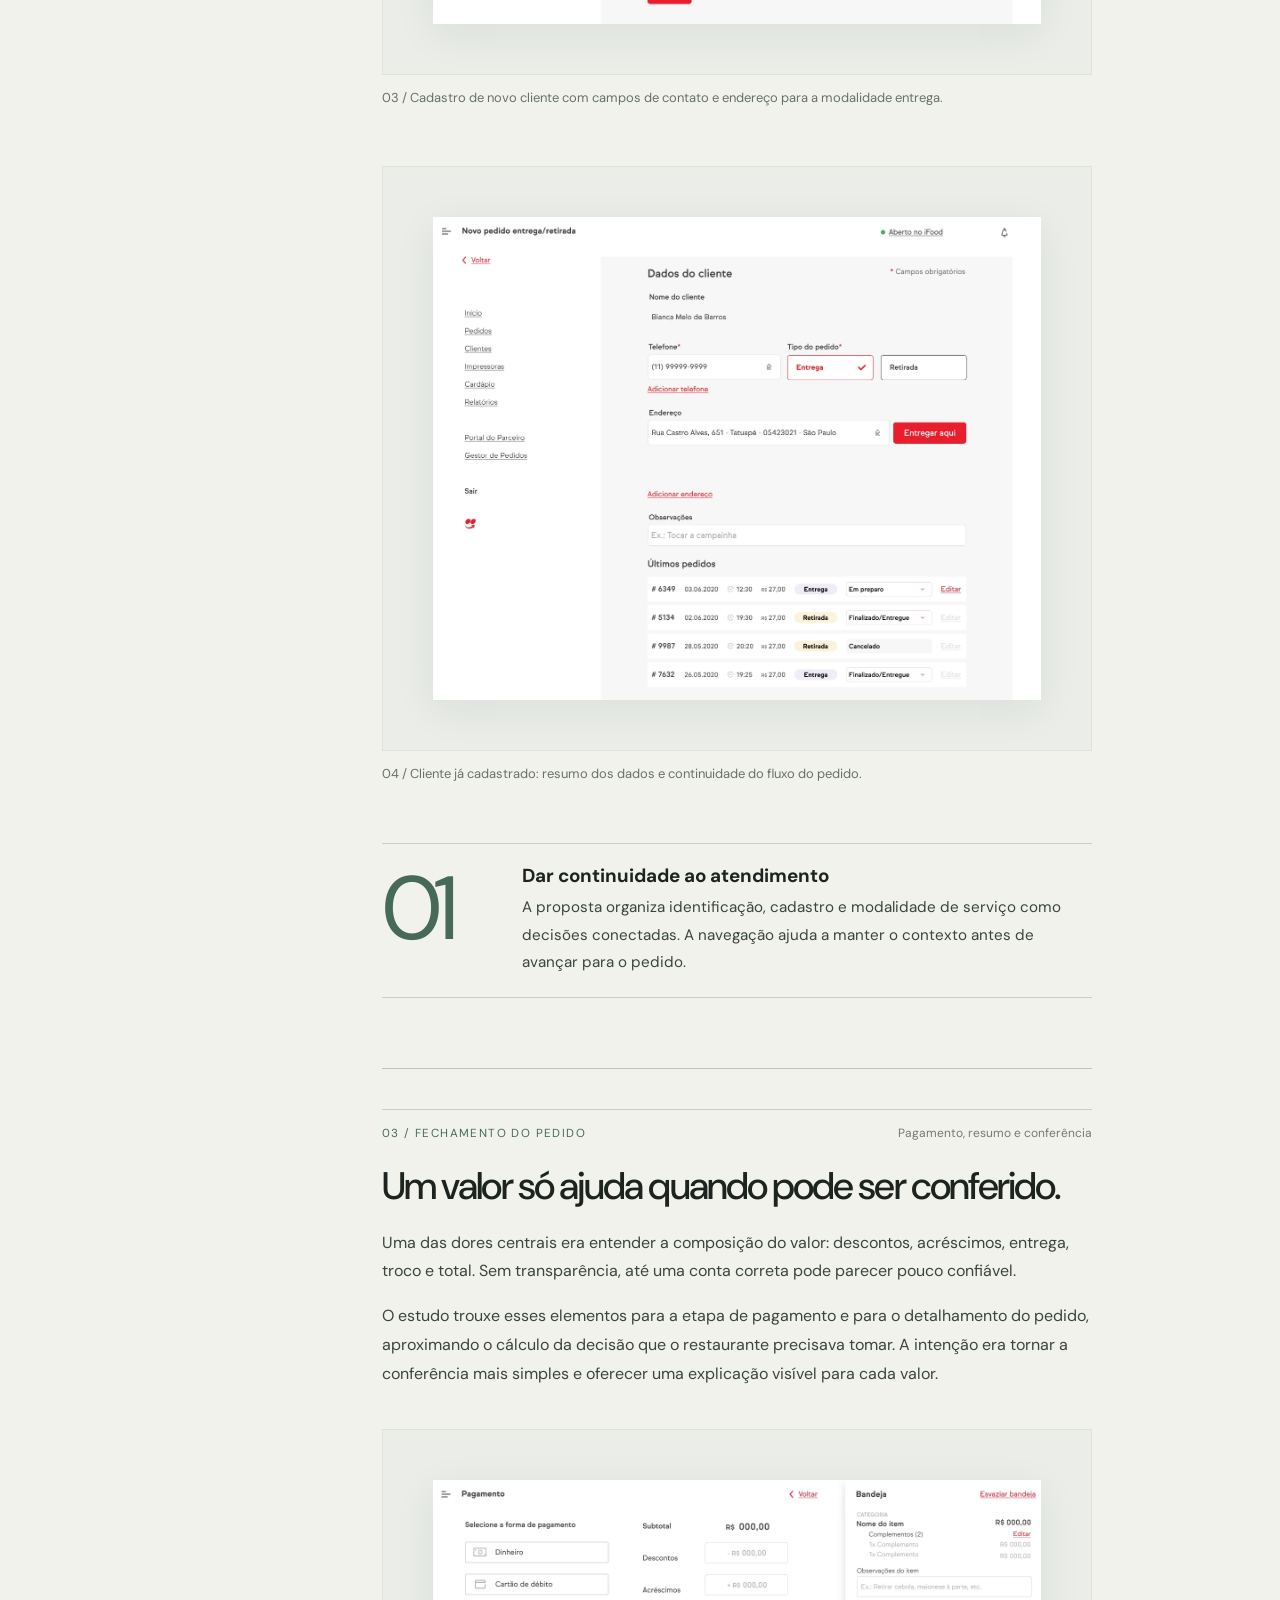
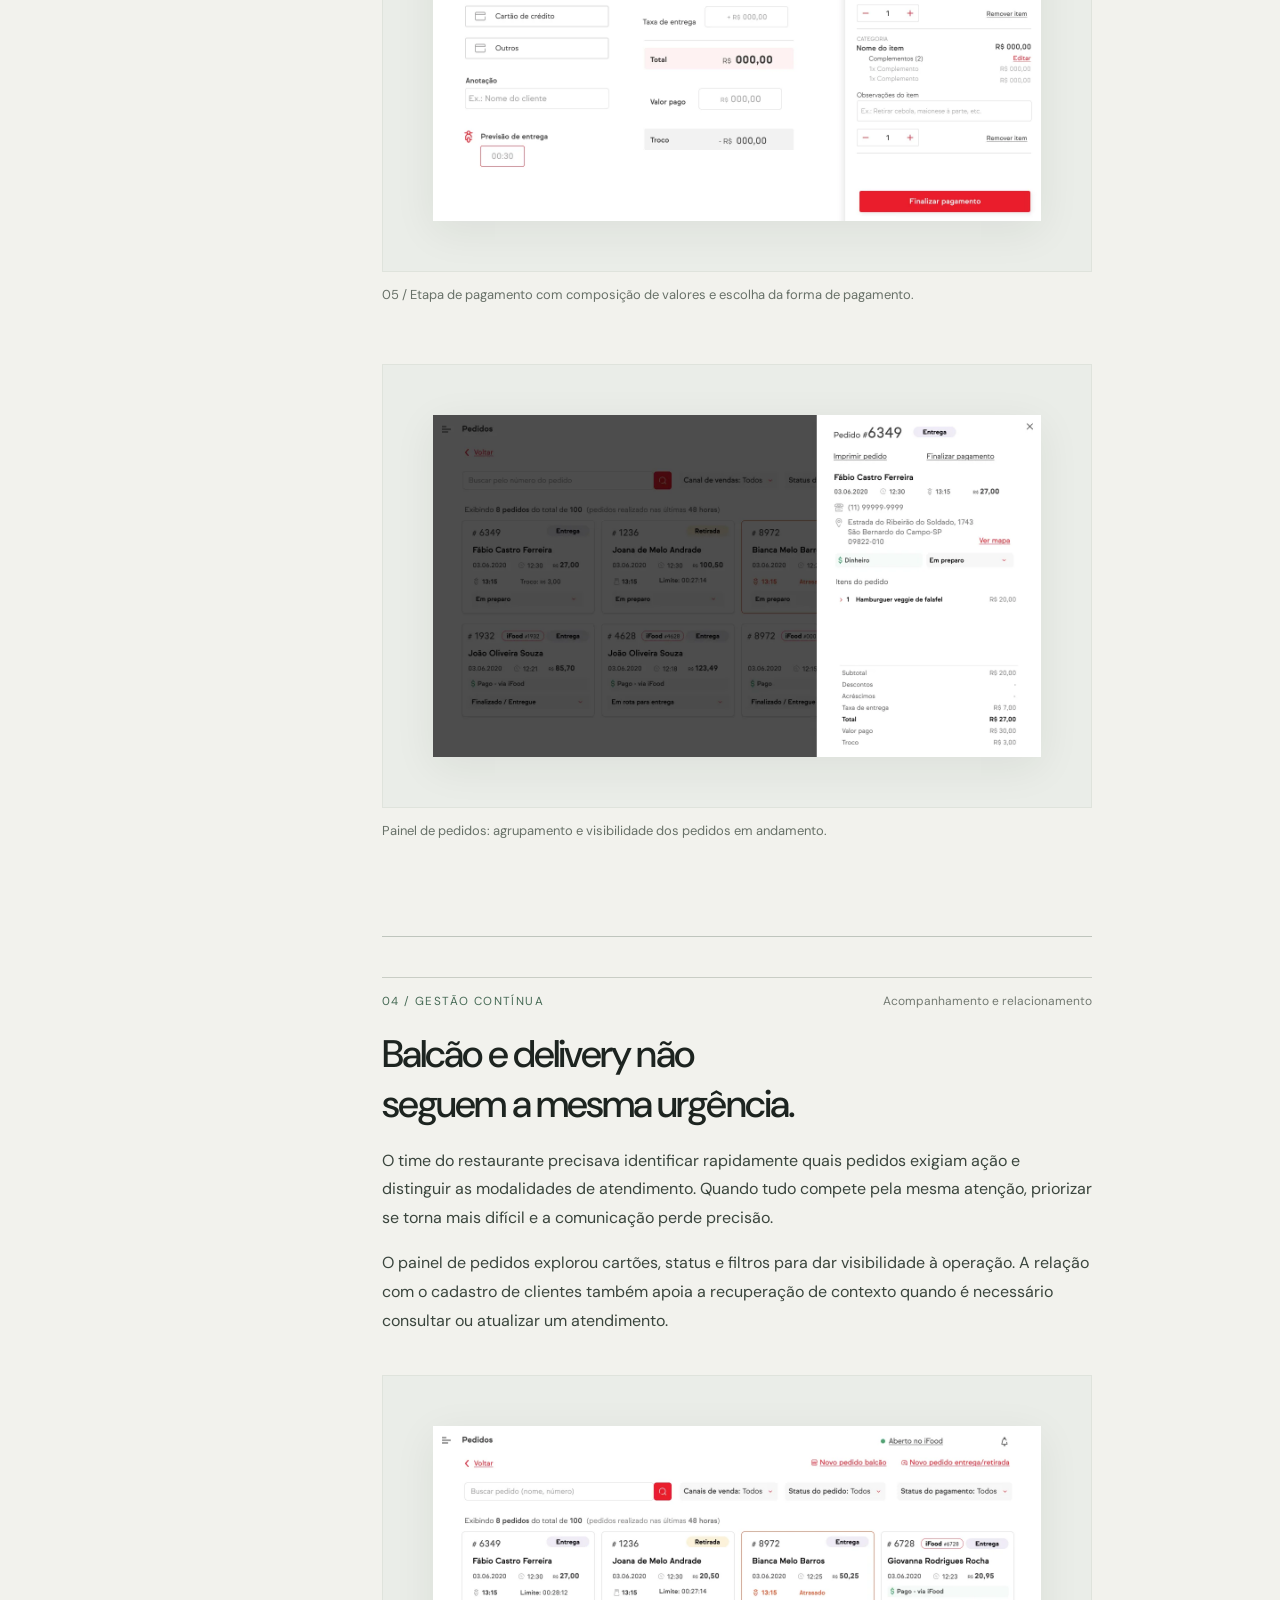
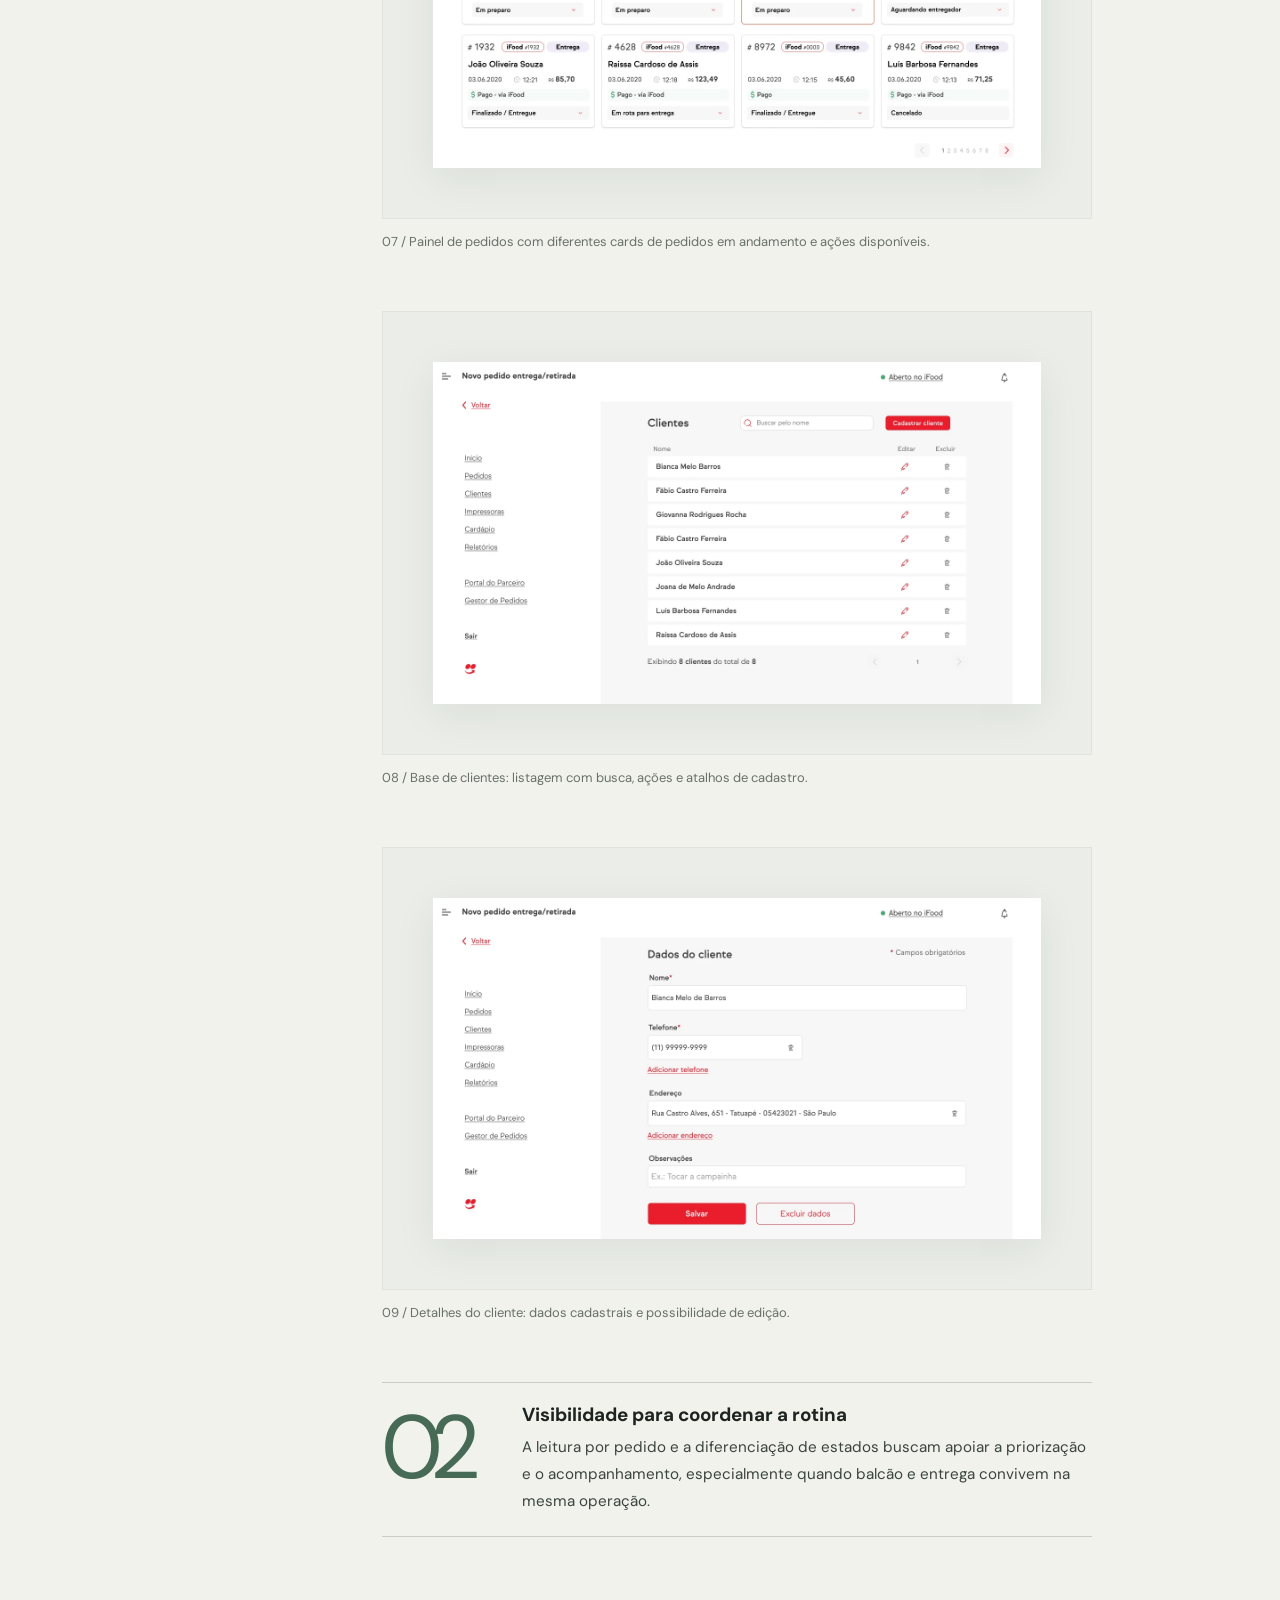
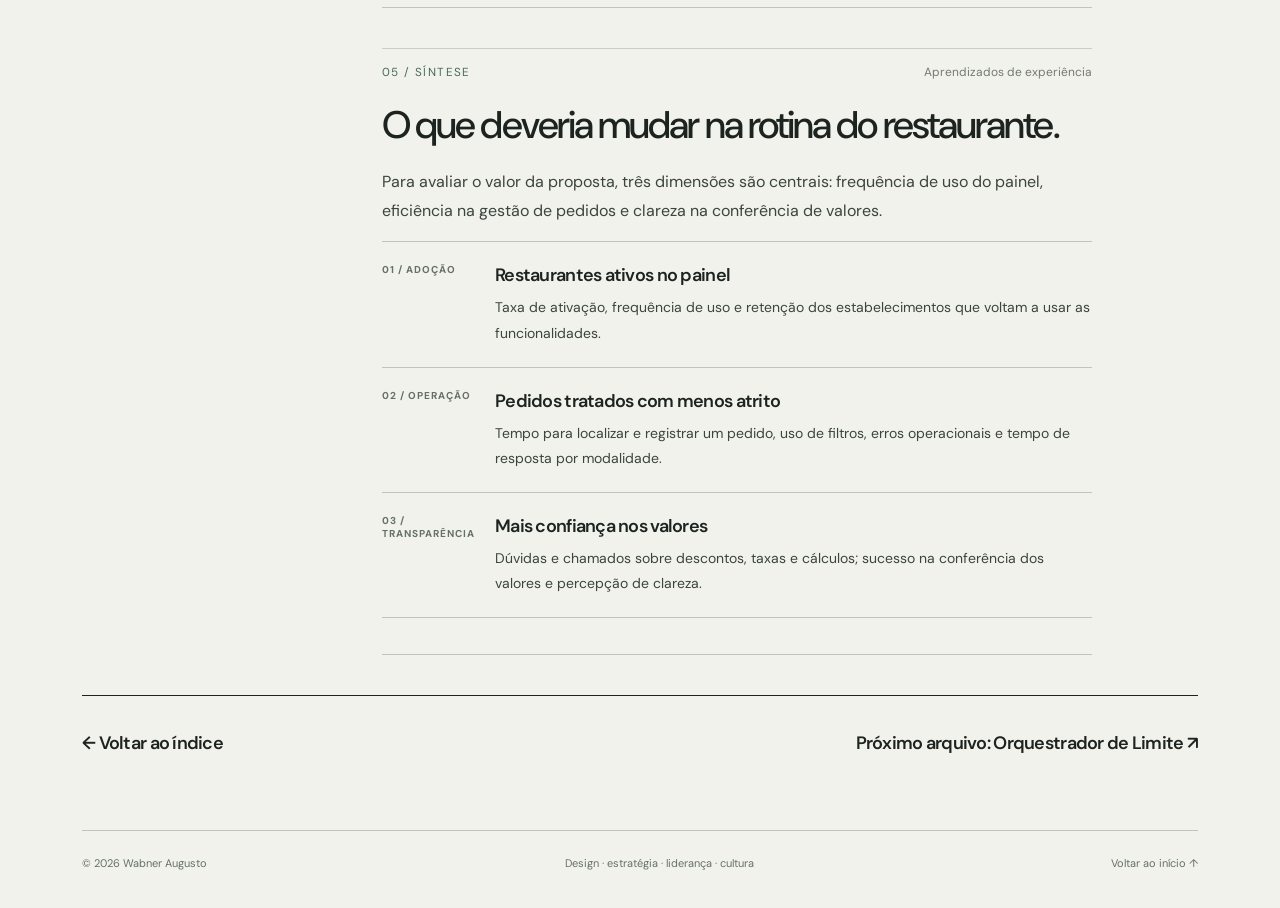
<file: projetos/portal-financeiro-ifood.html>
<!DOCTYPE html>

<html lang="pt-BR"><head><meta charset="utf-8"/><meta content="width=device-width,initial-scale=1" name="viewport"/><meta content="#f2f2ed" name="theme-color"/><meta content="Case iFood para restaurantes: desafios de adoção, clareza de descontos, operação de pedidos e experiência financeira B2B. Veja o processo de design." name="description"/><title>Portal Financeiro iFood | Design de Produto B2B — Wabner Augusto</title><link href="../style.css" rel="stylesheet"/><meta content="noindex, nofollow, noarchive" name="robots"/><meta content="Wabner Augusto" name="author"/><meta content="article" property="og:type"/><meta content="Portal Financeiro iFood | Design de Produto B2B — Wabner Augusto" property="og:title"/><meta content="Case iFood para restaurantes: desafios de adoção, clareza de descontos, operação de pedidos e experiência financeira B2B. Veja o processo de design." property="og:description"/><meta content="pt_BR" property="og:locale"/><meta content="Wabner Augusto" property="og:site_name"/><meta content="summary_large_image" name="twitter:card"/><meta content="Portal Financeiro iFood | Design de Produto B2B — Wabner Augusto" name="twitter:title"/><meta content="Case iFood para restaurantes: desafios de adoção, clareza de descontos, operação de pedidos e experiência financeira B2B. Veja o processo de design." name="twitter:description"/><link href="/favicon.svg" rel="icon" type="image/svg+xml"/><link href="/assets/apple-touch-icon.png" rel="apple-touch-icon"/><link rel="stylesheet" href="../site-controls.css"/><script defer src="../site-controls.js"></script></head><body><div class="wrap"><header class="top"><a class="logo" href="../index.html">Wabner Augusto<span style="color:var(--accent)">.</span></a><nav aria-label="Navegação principal" class="nav"><a href="../index.html#trabalhos">Trabalhos</a><a href="../index.html#metodo">Prática</a><a href="../index.html#sobre">Sobre</a><a href="../index.html#contato">Contato</a></nav></header><main>
<section class="case-hero"><a class="textlink" href="../index.html#trabalhos">← Todos os trabalhos</a><div class="tiny muted" style="margin-top:60px">Arquivo 04 / iFood / Produto B2B · operação interna</div><h1>Portal Financeiro para Restaurantes</h1><p class="lead">Um painel pouco utilizado precisava responder às urgências do restaurante: entender valores, organizar pedidos e saber o que fazer a seguir.</p><div class="case-meta"><div><span class="tiny muted">Organização</span><p>iFood</p></div></div></section>
<div class="case-body"><aside class="sticky"><a href="#visao">01 O desafio</a><a href="#pedidos-clientes">02 Fluxos de atendimento</a><a href="#fechamento">03 Clareza financeira</a><a href="#gestao">04 Priorização de pedidos</a><a href="#documentar">05 Síntese</a></aside><article><p class="story-lede">O restaurante precisava administrar pedidos, atendimento e dinheiro ao mesmo tempo. Se o painel não ajudasse nessas tarefas, não haveria motivo para incorporá-lo à rotina.</p><p>Na época, a adesão dos restaurantes ao painel era baixa. Cálculos e descontos geravam dúvidas; distinguir pedidos de balcão e delivery nem sempre era simples; e a falta de visibilidade dificultava organizar prioridades e confiar nas informações apresentadas.</p>
<section id="visao"><div class="chapter-index"><span class="eyebrow">01 / Visão do portal</span><span class="subtle">Arquitetura da experiência</span></div><h2>Baixa adoção era sintoma de pouca utilidade percebida.</h2><p>Oportunidade de produto: transformar uma ferramenta pouco adotada em um ambiente que entregasse clareza logo nas tarefas mais frequentes. A proposta combinava acesso rápido às ações, leitura do estado da operação e conexão entre pedidos, clientes e pagamentos.</p><p>Mais do que concentrar funcionalidades, o objetivo era reduzir o esforço necessário para entender o que fazer agora — e por quê.</p><figure class="case-feature"><div class="frame wide"><img alt="01 / Visão inicial do portal: atalhos para operação e indicadores resumidos do restaurante." decoding="async" loading="lazy" src="../assets/portal-ifood-01-home.webp"/></div><figcaption>Visão inicial do painel: atalhos e informações resumidas para orientar a operação.</figcaption></figure></section>
<section id="pedidos-clientes"><div class="chapter-index"><span class="eyebrow">02 / Pedidos e clientes</span><span class="subtle">Cadastro e preparação do atendimento</span></div><h2>Atender sem reconstruir informações.</h2><p>Na operação, cada segundo conta. Para apoiar o registro de pedidos, o fluxo explorou busca por telefone ou endereço, recuperação de clientes já cadastrados e cadastro de novos clientes, com distinção entre entrega e retirada.</p><p>A escolha de organizar essas etapas em sequência buscava reduzir interrupções e evitar que o operador reconstruísse informações durante o atendimento.</p><figure class="case-feature"><div class="frame"><img alt="02 / Busca de cliente por endereço ou telefone para iniciar um novo pedido." decoding="async" loading="lazy" src="../assets/portal-ifood-02-busca-cliente.webp"/></div><figcaption>02 / Busca de cliente por endereço ou telefone para iniciar um novo pedido.</figcaption></figure><figure class="case-feature"><div class="frame"><img alt="03 / Cadastro de novo cliente com campos de contato e endereço para a modalidade entrega." decoding="async" loading="lazy" src="../assets/portal-ifood-03-novo-cliente.webp"/></div><figcaption>03 / Cadastro de novo cliente com campos de contato e endereço para a modalidade entrega.</figcaption></figure><figure class="case-feature"><div class="frame"><img alt="04 / Cliente já cadastrado: resumo dos dados e continuidade do fluxo do pedido." decoding="async" loading="lazy" src="../assets/portal-ifood-04-cliente-cadastrado.webp"/></div><figcaption>04 / Cliente já cadastrado: resumo dos dados e continuidade do fluxo do pedido.</figcaption></figure><div class="case-plaque"><div class="number">01</div><div><h3>Dar continuidade ao atendimento</h3><p>A proposta organiza identificação, cadastro e modalidade de serviço como decisões conectadas. A navegação ajuda a manter o contexto antes de avançar para o pedido.</p></div></div></section>
<section id="fechamento"><div class="chapter-index"><span class="eyebrow">03 / Fechamento do pedido</span><span class="subtle">Pagamento, resumo e conferência</span></div><h2>Um valor só ajuda quando pode ser conferido.</h2><p>Uma das dores centrais era entender a composição do valor: descontos, acréscimos, entrega, troco e total. Sem transparência, até uma conta correta pode parecer pouco confiável.</p><p>O estudo trouxe esses elementos para a etapa de pagamento e para o detalhamento do pedido, aproximando o cálculo da decisão que o restaurante precisava tomar. A intenção era tornar a conferência mais simples e oferecer uma explicação visível para cada valor.</p><figure class="case-feature"><div class="frame"><img alt="05 / Etapa de pagamento com composição de valores e escolha da forma de pagamento." decoding="async" loading="lazy" src="../assets/portal-ifood-05-pagamento.webp"/></div><figcaption>05 / Etapa de pagamento com composição de valores e escolha da forma de pagamento.</figcaption></figure><figure class="case-feature"><div class="frame wide"><img alt="06 / Detalhe do pedido: itens, descontos, taxa de entrega e resumo financeiro." decoding="async" loading="lazy" src="../assets/portal-ifood-07-detalhe-pedido.webp"/></div><figcaption>Painel de pedidos: agrupamento e visibilidade dos pedidos em andamento.</figcaption></figure></section>
<section id="gestao"><div class="chapter-index"><span class="eyebrow">04 / Gestão contínua</span><span class="subtle">Acompanhamento e relacionamento</span></div><h2>Balcão e delivery não seguem a mesma urgência.</h2><p>O time do restaurante precisava identificar rapidamente quais pedidos exigiam ação e distinguir as modalidades de atendimento. Quando tudo compete pela mesma atenção, priorizar se torna mais difícil e a comunicação perde precisão.</p><p>O painel de pedidos explorou cartões, status e filtros para dar visibilidade à operação. A relação com o cadastro de clientes também apoia a recuperação de contexto quando é necessário consultar ou atualizar um atendimento.</p><figure class="case-feature"><div class="frame wide"><img alt="07 / Painel de pedidos com diferentes cards de pedidos em andamento e ações disponíveis." decoding="async" loading="lazy" src="../assets/portal-ifood-06-painel-pedidos.webp"/></div><figcaption>07 / Painel de pedidos com diferentes cards de pedidos em andamento e ações disponíveis.</figcaption></figure><figure class="case-feature"><div class="frame"><img alt="08 / Base de clientes: listagem com busca, ações e atalhos de cadastro." decoding="async" loading="lazy" src="../assets/portal-ifood-08-clientes.webp"/></div><figcaption>08 / Base de clientes: listagem com busca, ações e atalhos de cadastro.</figcaption></figure><figure class="case-feature"><div class="frame"><img alt="09 / Detalhes do cliente: dados cadastrais e possibilidade de edição." decoding="async" loading="lazy" src="../assets/portal-ifood-09-detalhes-cliente.webp"/></div><figcaption>09 / Detalhes do cliente: dados cadastrais e possibilidade de edição.</figcaption></figure><div class="case-plaque"><div class="number">02</div><div><h3>Visibilidade para coordenar a rotina</h3><p>A leitura por pedido e a diferenciação de estados buscam apoiar a priorização e o acompanhamento, especialmente quando balcão e entrega convivem na mesma operação.</p></div></div></section>
<section id="documentar"><div class="chapter-index"><span class="eyebrow">05 / Síntese</span><span class="subtle">Aprendizados de experiência</span></div><h2>O que deveria mudar na rotina do restaurante.</h2><p>Para avaliar o valor da proposta, três dimensões são centrais: frequência de uso do painel, eficiência na gestão de pedidos e clareza na conferência de valores.</p>
<div class="decision"><span class="tiny muted">01 / Adoção</span><div><h3>Restaurantes ativos no painel</h3><p>Taxa de ativação, frequência de uso e retenção dos estabelecimentos que voltam a usar as funcionalidades.</p></div></div>
<div class="decision"><span class="tiny muted">02 / Operação</span><div><h3>Pedidos tratados com menos atrito</h3><p>Tempo para localizar e registrar um pedido, uso de filtros, erros operacionais e tempo de resposta por modalidade.</p></div></div>
<div class="decision"><span class="tiny muted">03 / Transparência</span><div><h3>Mais confiança nos valores</h3><p>Dúvidas e chamados sobre descontos, taxas e cálculos; sucesso na conferência dos valores e percepção de clareza.</p></div></div>
</section>
</article></div><div class="next"><a href="../index.html#trabalhos">← Voltar ao índice</a><a href="orquestrador-de-limite.html">Próximo arquivo: Orquestrador de Limite ↗</a></div></main><footer class="footer"><span>© 2026 Wabner Augusto</span><span>Design · estratégia · liderança · cultura</span><a href="../index.html">Voltar ao início ↑</a></footer></div></body></html>
</file>
<file: style.css>
@import url('https://fonts.googleapis.com/css2?family=DM+Sans:wght@400;500;600;700&family=Instrument+Serif:ital@0;1&display=swap');
:root{--paper:#f0f0eb;--ink:#202522;--line:#c4c8c1;--muted:#657069;--accent:#587461;--panel:#e5e9e3}*{box-sizing:border-box}html{scroll-behavior:smooth}body{margin:0;background:var(--paper);color:var(--ink);font-family:'DM Sans',sans-serif;-webkit-font-smoothing:antialiased}a{color:inherit;text-decoration:none}a:hover{color:var(--accent)}a:focus-visible{outline:2px solid var(--accent);outline-offset:5px}.wrap{max-width:1160px;margin:auto;padding:0 34px}.top{display:flex;align-items:center;justify-content:space-between;gap:20px;padding:28px 0;border-bottom:1px solid var(--ink)}.logo{font-weight:700;font-size:17px;letter-spacing:-.055em}.nav{display:flex;gap:25px;font-size:12px}.tiny{font-size:10px;letter-spacing:.1em;text-transform:uppercase;font-weight:700}.muted{color:var(--muted)}.line{border-top:1px solid var(--line)}.hero{padding:76px 0 94px}.hero-bar{display:flex;justify-content:space-between;gap:20px;align-items:flex-start}.hero h1{font-size:clamp(43px,6.8vw,91px);max-width:1060px;letter-spacing:-.073em;line-height:1.06;font-weight:500;margin:58px 0 30px}.hero h1 em{font-family:'Instrument Serif',serif;font-weight:400}.lead{font-size:clamp(17px,2vw,22px);letter-spacing:-.028em;line-height:1.48;max-width:720px;margin:0 0 34px}.textlink{border-bottom:1px solid currentColor;padding-bottom:4px;font-size:13px;font-weight:600}.proof{display:flex;gap:10px 28px;flex-wrap:wrap;margin-top:84px;padding-top:25px;border-top:1px solid var(--line)}.proof span{font-size:12px}.section{padding:43px 0 88px}.section-title{display:flex;justify-content:space-between;align-items:center;gap:15px;margin-bottom:29px}.section-title h2{font-size:clamp(24px,3vw,41px);font-weight:500;letter-spacing:-.055em;margin:0}.files{border-top:1px solid var(--ink)}.file{display:grid;grid-template-columns:100px 1.5fr 1fr 44px;align-items:start;gap:22px;padding:35px 0;border-bottom:1px solid var(--line);transition:background .2s}.file:hover{background:var(--panel)}.file h3{font-size:clamp(22px,2.7vw,34px);line-height:1.12;letter-spacing:-.055em;font-weight:500;margin:7px 0 13px;max-width:570px}.file p{margin:0;font-size:13px;color:var(--muted);line-height:1.65}.tag{font-size:10px;letter-spacing:.06em;text-transform:uppercase;color:var(--accent);font-weight:700}.arrow{font-size:29px;font-weight:400;text-align:right}.read-grid,.principles{display:grid;grid-template-columns:repeat(3,1fr);gap:40px;padding-top:30px}.read-grid h3,.principles h3{font-size:21px;font-weight:500;letter-spacing:-.04em;line-height:1.2;margin:17px 0 10px}.read-grid p,.principles p{font-size:13px;color:var(--muted);line-height:1.7;margin:0}.record{border-top:1px solid var(--ink)}.record-row{display:grid;grid-template-columns:180px 1fr 1.1fr;gap:25px;align-items:baseline;padding:23px 0;border-bottom:1px solid var(--line)}.record-row strong{font-size:18px;letter-spacing:-.045em;font-weight:600}.record-row span{font-size:12px;line-height:1.6;color:var(--muted)}.about{display:grid;grid-template-columns:1.1fr .9fr;gap:12%;align-items:start}.about p{font-size:17px;line-height:1.65;letter-spacing:-.025em;margin-top:0}.about aside{background:var(--panel);padding:30px}.about aside p{font-size:13px;color:var(--muted)}.end{padding:75px 0 90px;border-top:1px solid var(--ink)}.end h2{font-size:clamp(37px,5.5vw,72px);line-height:1.06;font-weight:500;letter-spacing:-.065em;max-width:800px;margin:20px 0 35px}.footer{border-top:1px solid var(--line);padding:25px 0 38px;display:flex;justify-content:space-between;gap:20px;font-size:11px;color:var(--muted)}.case-hero{padding:75px 0 55px}.case-hero h1{font-size:clamp(45px,7vw,96px);letter-spacing:-.075em;line-height:1.02;font-weight:500;margin:35px 0 20px;max-width:1000px}.case-hero .lead{max-width:800px}.case-meta{display:grid;grid-template-columns:repeat(3,1fr);gap:30px;padding:25px 0;border-top:1px solid var(--ink);border-bottom:1px solid var(--line)}.case-meta p{font-size:13px;line-height:1.6;margin:8px 0 0}.case-body{display:grid;grid-template-columns:230px 1fr;gap:70px;margin-top:62px}.case-body article{max-width:710px}.case-body h2{font-weight:500;font-size:clamp(27px,3vw,40px);letter-spacing:-.05em;margin:0 0 18px}.case-body p,.case-body li{line-height:1.8;font-size:16px;color:#3a453d}.case-body section{padding:0 0 36px;margin-bottom:40px;border-bottom:1px solid var(--line)}.case-body ul{padding-left:20px}.sticky{align-self:start;position:sticky;top:25px}.sticky a{display:block;font-size:12px;padding:9px 0;color:var(--muted)}.visual{min-height:220px;background:var(--panel);display:grid;place-items:center;margin:30px 0;padding:25px;border:1px solid var(--line)}.visual span{font-family:'Instrument Serif';font-size:clamp(35px,5vw,60px);font-style:italic;color:var(--accent);text-align:center}.disclaimer{font-size:12px!important;color:var(--muted)!important}.next{display:flex;justify-content:space-between;gap:20px;align-items:center;border-top:1px solid var(--ink);padding:35px 0 75px}.next a{font-size:18px;font-weight:600;letter-spacing:-.04em}@media(max-width:760px){.wrap{padding:0 20px}.top{padding:20px 0}.nav{gap:12px;font-size:11px}.hero{padding:46px 0 65px}.hero h1{margin-top:50px}.hero-bar{flex-direction:column;gap:10px}.proof{margin-top:55px}.file{grid-template-columns:50px 1fr 30px;gap:10px}.file .details{grid-column:2/3}.file .arrow{grid-column:3;grid-row:1}.read-grid,.principles{grid-template-columns:1fr;gap:28px}.section{padding:35px 0 62px}.record-row{grid-template-columns:90px 1fr;gap:10px}.record-row span:last-child{grid-column:2}.about{grid-template-columns:1fr;gap:20px}.case-meta{grid-template-columns:1fr;gap:10px}.case-body{grid-template-columns:1fr;gap:18px}.sticky{position:static}.sticky a{display:inline-block;margin-right:14px}.footer{flex-wrap:wrap}}
@media(prefers-reduced-motion:reduce){html{scroll-behavior:auto}*{transition:none!important}}

/* Refinamento editorial: sistema consistente, sem elementos decorativos extras */
:root{--paper:#f2f2ed;--ink:#1d2420;--line:#bfc5bd;--accent:#466a55;--panel:#e7ebe4}
::selection{background:#bfcfbd;color:#1d2420}
body{font-size:15px} .wrap{max-width:1184px}.top{padding:27px 0}.logo{font-size:18px}
.hero{padding:84px 0 94px}.hero h1{max-width:1100px;font-size:clamp(44px,7.15vw,99px);line-height:1.035;letter-spacing:-.078em;margin-top:66px}
.hero h1 em{letter-spacing:-.045em}.hero .lead{max-width:740px;font-size:clamp(18px,2.15vw,24px)}
.section-title h2{font-size:clamp(26px,3.1vw,42px)}.section-title{margin-bottom:34px}
.file{grid-template-columns:92px 1.5fr .9fr 30px;padding:39px 0;gap:24px}.file h3{font-size:clamp(25px,2.9vw,39px)}
.file:hover{background:transparent}.file:hover h3,.file:hover .arrow{color:var(--accent)}.file .arrow{transition:transform .2s ease}.file:hover .arrow{transform:translate(3px,-3px)}
.proof{margin-top:89px}.proof span{font-size:11px}.record-row{grid-template-columns:154px 1.1fr 1.5fr}.record-row strong{font-size:19px}
.case-hero{padding-top:62px}.case-hero h1{font-size:clamp(47px,7vw,95px)}.case-body section{scroll-margin-top:30px}
.case-index{color:var(--accent);font-weight:700}.metric-strip{display:grid;grid-template-columns:repeat(3,1fr);gap:0;border-block:1px solid var(--ink);margin:38px 0 45px}.metric-strip>div{padding:22px 20px 24px 0}.metric-strip strong{display:block;font-size:clamp(31px,4.2vw,52px);letter-spacing:-.065em;font-weight:500}.metric-strip span{font-size:11px;line-height:1.5;color:var(--muted);display:block;max-width:170px}.metric-strip small{font-size:10px;color:var(--muted)}
.decision{border-top:1px solid var(--line);padding:21px 0;display:grid;grid-template-columns:95px 1fr;gap:18px}.decision:last-of-type{border-bottom:1px solid var(--line)}.decision h3{font-size:18px;font-weight:600;letter-spacing:-.04em;margin:0}.decision p{margin:8px 0 0;font-size:14px}.case-body article .visual{min-height:unset;display:block;padding:0;margin:29px 0;background:transparent;border:0}.journey{display:grid;grid-template-columns:repeat(3,1fr);border:1px solid var(--line);background:var(--panel)}.journey>div{padding:25px 15px;border-right:1px solid var(--line)}.journey>div:last-child{border-right:0}.journey strong{font-weight:600;font-size:13px;display:block;margin:13px 0 7px}.journey p{font-size:12px;line-height:1.55;margin:0}.journey .tiny{font-size:9px}.note{padding:18px 20px;border-left:2px solid var(--accent);background:var(--panel);font-size:13px;line-height:1.65;margin:28px 0}.note strong{display:block;margin-bottom:5px}.note p{margin:0;font-size:13px}.kicker{display:flex;justify-content:space-between;gap:10px;flex-wrap:wrap}.small-caps{font-size:11px;color:var(--muted);letter-spacing:.04em}
@media(max-width:760px){.hero{padding:55px 0 64px}.hero h1{margin:44px 0 25px}.file{grid-template-columns:50px 1fr 25px;gap:12px}.file .details{grid-column:2}.metric-strip{grid-template-columns:1fr 1fr}.metric-strip>div{padding:16px 5px 18px 0}.metric-strip>div:last-child{grid-column:1/-1}.decision{grid-template-columns:1fr;gap:6px}.journey{grid-template-columns:1fr}.journey>div{border-right:0;border-bottom:1px solid var(--line)}.journey>div:last-child{border-bottom:0}.nav{gap:12px}.proof{margin-top:60px}}
@media(max-width:390px){.nav{gap:8px;font-size:10px}.logo{font-size:15px}.wrap{padding-inline:16px}}

/* Navegacao: espacamento consistente em todas as paginas */
.top .nav{display:flex;align-items:center;justify-content:flex-end;flex-wrap:wrap;column-gap:clamp(16px,2.2vw,32px);row-gap:12px;font-size:12px;line-height:1.4;}
.top .nav a{display:inline-block;white-space:nowrap;padding:6px 0;}
@media(max-width:620px){.top{align-items:flex-start;flex-direction:column;gap:12px}.top .nav{width:100%;justify-content:flex-start;column-gap:clamp(17px,5vw,28px);row-gap:6px;font-size:12px}}

/* Acervo visual: extensão da direção editorial aprovada */
.case-gallery-section{padding-top:6px}.case-gallery-section h2{margin-top:16px}.gallery-chapter{margin:38px 0 50px}.gallery-heading{display:grid;grid-template-columns:85px 1fr;gap:18px;border-top:1px solid var(--line);padding:22px 0}.gallery-heading h3{font-size:clamp(19px,2.3vw,27px);font-weight:500;letter-spacing:-.045em;margin:0 0 7px}.gallery-heading p{font-size:13px;margin:0;line-height:1.55}.screenshot-grid{display:grid;grid-template-columns:repeat(3,minmax(0,1fr));gap:18px}.screenshot{margin:0;min-width:0}.screenshot-frame{background:#e4e8e2;border:1px solid var(--line);padding:15px 9px;display:flex;align-items:flex-start;justify-content:center;min-height:215px;max-height:400px;overflow:hidden}.screenshot-frame img{width:auto;max-width:100%;height:auto;max-height:360px;object-fit:contain;box-shadow:0 10px 24px #1d242018}.screenshot figcaption{font-size:11px;line-height:1.5;color:var(--muted);padding:9px 2px}.asset-ready{font-size:11px!important;color:var(--accent)!important;margin-top:12px!important}.case-gallery-section{scroll-margin-top:30px}@media(max-width:650px){.screenshot-grid{grid-template-columns:repeat(2,minmax(0,1fr));gap:11px}.screenshot-frame{padding:8px 4px;min-height:160px;max-height:300px}.screenshot-frame img{max-height:260px}.gallery-heading{grid-template-columns:1fr;gap:8px}.gallery-chapter{margin:30px 0}}@media(max-width:390px){.screenshot-grid{grid-template-columns:1fr}.screenshot-frame img{max-height:430px}.screenshot-frame{max-height:480px}}

/* Refinamento editorial dos arquivos — volume 02 */
:root {--case-rule:#c9cdc5}
.case-body article > section {scroll-margin-top:32px}
.case-body article section h2 {text-wrap:balance}
.story-lede {font-size:clamp(1.2rem,2.5vw,1.8rem);line-height:1.48;letter-spacing:-.035em;max-width:680px}
.editorial-caption {margin-top:13px;font-size:.79rem;line-height:1.55;color:#646f67;max-width:680px}
.case-plaque {border-top:1px solid var(--case-rule);border-bottom:1px solid var(--case-rule);padding:20px 0;display:grid;grid-template-columns:120px 1fr;gap:20px;margin:34px 0}
.case-plaque .number {font-size:clamp(2.7rem,7vw,5.6rem);letter-spacing:-.09em;line-height:1;color:var(--accent)}
.case-plaque h3{font-size:1.18rem;line-height:1.25;margin:0 0 7px}
.case-plaque p{font-size:.95rem;margin:0}
.case-feature {margin:40px 0 58px}
.case-feature .frame {border:1px solid #dfe3dc;background:#eaede8;padding:clamp(20px,5vw,50px);display:flex;justify-content:center;align-items:center;min-height:290px}
.case-feature .frame img {display:block;max-height:680px;max-width:100%;width:auto;height:auto;object-fit:contain;box-shadow:0 10px 40px #1e302312}
.case-feature .frame.wide img{max-height:760px}
.case-feature figcaption{font-size:.81rem;color:#687168;line-height:1.6;padding-top:13px}
.chapter-index{display:flex;align-items:baseline;justify-content:space-between;gap:20px;border-top:1px solid var(--case-rule);padding-top:15px;margin-bottom:20px}
.chapter-index .eyebrow{font-size:.73rem;text-transform:uppercase;letter-spacing:.12em;color:var(--accent)}
.chapter-index .subtle{font-size:.75rem;color:#737a72}
.tension-grid{display:grid;grid-template-columns:repeat(2,minmax(0,1fr));gap:18px;margin:28px 0}
.tension-grid > div{border:1px solid #d9dfd6;padding:21px;background:#f5f6f2}
.tension-grid strong{font-size:1rem}.tension-grid p{font-size:.9rem;margin:8px 0 0}
.validation-tag{background:#fff7e9;border-left:3px solid #b78547;padding:16px 20px;margin:28px 0;color:#5f513b;font-size:.87rem;line-height:1.7}
.case-feature + .case-feature{margin-top:32px}
@media(max-width:680px){.case-plaque{grid-template-columns:1fr;gap:8px}.case-feature .frame{padding:18px;min-height:180px}.tension-grid{grid-template-columns:1fr}.chapter-index{display:block}.chapter-index .subtle{display:block;margin-top:5px}}

/* Sobre: retrato e narrativa editorial (V4) */
.portrait-editorial{display:grid;grid-template-columns:minmax(180px,280px) minmax(0,1fr);gap:clamp(28px,6vw,86px);align-items:start;padding:15px 0 50px}.portrait{margin:0}.portrait img{display:block;width:100%;aspect-ratio:1/1;object-fit:cover;filter:grayscale(1);border:1px solid var(--line)}.portrait figcaption{font-size:10px;letter-spacing:.08em;text-transform:uppercase;color:var(--muted);margin-top:10px}.about-intro h3{font-size:clamp(30px,4vw,51px);font-weight:500;letter-spacing:-.065em;line-height:1.13;margin:18px 0 27px}.about-intro p{font-size:clamp(15px,1.5vw,18px);line-height:1.65;letter-spacing:-.017em;max-width:680px}.about-columns{display:grid;grid-template-columns:1fr 1fr;gap:clamp(32px,6vw,85px);padding:36px 0 40px;border-top:1px solid var(--line)}.about-columns h3{font-size:clamp(21px,2.5vw,31px);font-weight:500;letter-spacing:-.05em;margin:17px 0 16px}.about-columns p,.about-bottom p{font-size:14px;line-height:1.8;color:#475349}.about-bottom{display:grid;grid-template-columns:1fr 1fr;gap:clamp(32px,6vw,85px);border-top:1px solid var(--line);padding-top:36px}.about-bottom .textlink{display:inline-block;margin-top:15px}@media(max-width:690px){.portrait-editorial{grid-template-columns:1fr;gap:28px}.portrait{max-width:240px}.about-columns,.about-bottom{grid-template-columns:1fr;gap:24px}.about-intro h3{font-size:36px}}

/* Contato profissional — arquivo editorial */
.contact-directory{border-top:1px solid var(--ink);margin-top:42px;max-width:900px}.contact-channel{display:grid;grid-template-columns:140px minmax(0,1fr) 24px;gap:18px;align-items:baseline;padding:22px 0;border-bottom:1px solid var(--line);transition:padding-left .2s ease,background-color .2s ease}.contact-channel:hover{padding-left:9px;background:var(--panel)}.contact-channel strong{font-size:clamp(16px,2vw,22px);font-weight:500;letter-spacing:-.035em;overflow-wrap:anywhere}.contact-channel>span:last-child{text-align:right;font-size:21px}@media(max-width:600px){.contact-channel{grid-template-columns:minmax(0,1fr) 24px;gap:8px}.contact-channel .tiny{grid-column:1/-1}.contact-channel strong{grid-column:1;grid-row:2}.contact-channel>span:last-child{grid-column:2;grid-row:2}}

/* Game de Limite — documentação das jornadas */
.portrait-sequence{display:grid;grid-template-columns:repeat(3,minmax(0,1fr));gap:16px;margin:34px 0 42px}
.portrait-sequence figure{margin:0;min-width:0}
.portrait-sequence img{width:100%;height:auto;display:block;border:1px solid var(--line);background:#fff}
.portrait-sequence figcaption{font-size:11px;line-height:1.5;padding-top:10px;color:var(--muted)}
.portrait-sequence.sequence-two{grid-template-columns:repeat(2,minmax(0,1fr));max-width:540px;gap:30px}
@media(max-width:640px){.portrait-sequence{gap:8px}.portrait-sequence figcaption{font-size:10px}.portrait-sequence.sequence-two{gap:14px}}

/* MVP Itaú — imagens da entrega, em sequência editorial */
.mvp-shot-grid{display:grid;grid-template-columns:repeat(3,minmax(0,1fr));gap:22px 14px;margin:32px 0 18px}.mvp-shot-single{display:grid;grid-template-columns:minmax(0,1fr);max-width:370px;margin:32px 0 18px}.mvp-shot{margin:0;min-width:0}.mvp-shot-frame{display:flex;align-items:flex-start;justify-content:center;background:#e8ebe5;padding:17px 9px;min-height:220px;border:1px solid var(--line)}.mvp-shot img{width:auto;height:auto;max-width:100%;max-height:480px;object-fit:contain}.mvp-shot figcaption{font-size:11px;color:var(--muted);line-height:1.5;padding:11px 3px}.mvp-shot-single img{max-height:520px}@media(max-width:620px){.mvp-shot-grid{grid-template-columns:repeat(2,minmax(0,1fr));gap:15px 9px}.mvp-shot-frame{min-height:160px;padding:10px 5px}.mvp-shot img{max-height:340px}}
</file>
<file: site-controls.css>
/* V16 — language selector and theme toggle */
:root{color-scheme:light}
html[data-theme="dark"]{color-scheme:dark;--paper:#171d1a;--ink:#f0f2eb;--line:#455249;--muted:#b4c4b8;--accent:#b6ddbe;--panel:#26342c}
html[data-theme="dark"] .about-columns p,html[data-theme="dark"] .about-bottom p{color:var(--muted)}
html[data-theme="dark"] .mvp-shot-frame,html[data-theme="dark"] .frame{background:#27332d}
html[data-theme="dark"] .validation-tag{background:#3c3428;color:#f2d8ae;border-color:#d2a058}
html[data-theme="dark"] img{color-scheme:light}
.site-settings{display:flex;gap:9px;align-items:center;margin-left:auto}
.site-lang{border:1px solid var(--line);color:var(--ink);background:var(--paper);font:600 11px 'DM Sans',sans-serif;letter-spacing:.04em;padding:9px 10px;border-radius:3px;cursor:pointer;min-height:36px}
.site-theme{background:var(--paper);border:1px solid var(--line);color:var(--ink);padding:7px;display:flex;align-items:center;justify-content:center;width:36px;height:36px;border-radius:3px;cursor:pointer}
.site-lang:focus-visible,.site-theme:focus-visible{outline:2px solid var(--accent);outline-offset:3px}
.site-theme svg{display:block}
html[data-theme="dark"] .contact-channel:hover,html[data-theme="dark"] .file:hover{background:var(--panel)}
@media(max-width:820px){.top{flex-wrap:wrap;gap:14px}.nav{order:3;width:100%;flex-wrap:wrap;justify-content:space-between;gap:8px 16px}.site-settings{order:2}}
@media(max-width:430px){.wrap{padding-left:20px;padding-right:20px}.nav{font-size:11px}.site-settings{gap:6px}}

/* V17 — navegação e ações alinhadas à direita */
.top .nav{margin-left:auto;justify-content:flex-end}
.top .site-settings{margin-left:0;flex-shrink:0}
@media(max-width:820px){
  .top .nav{margin-left:0;width:100%;justify-content:flex-end}
}
</file>
